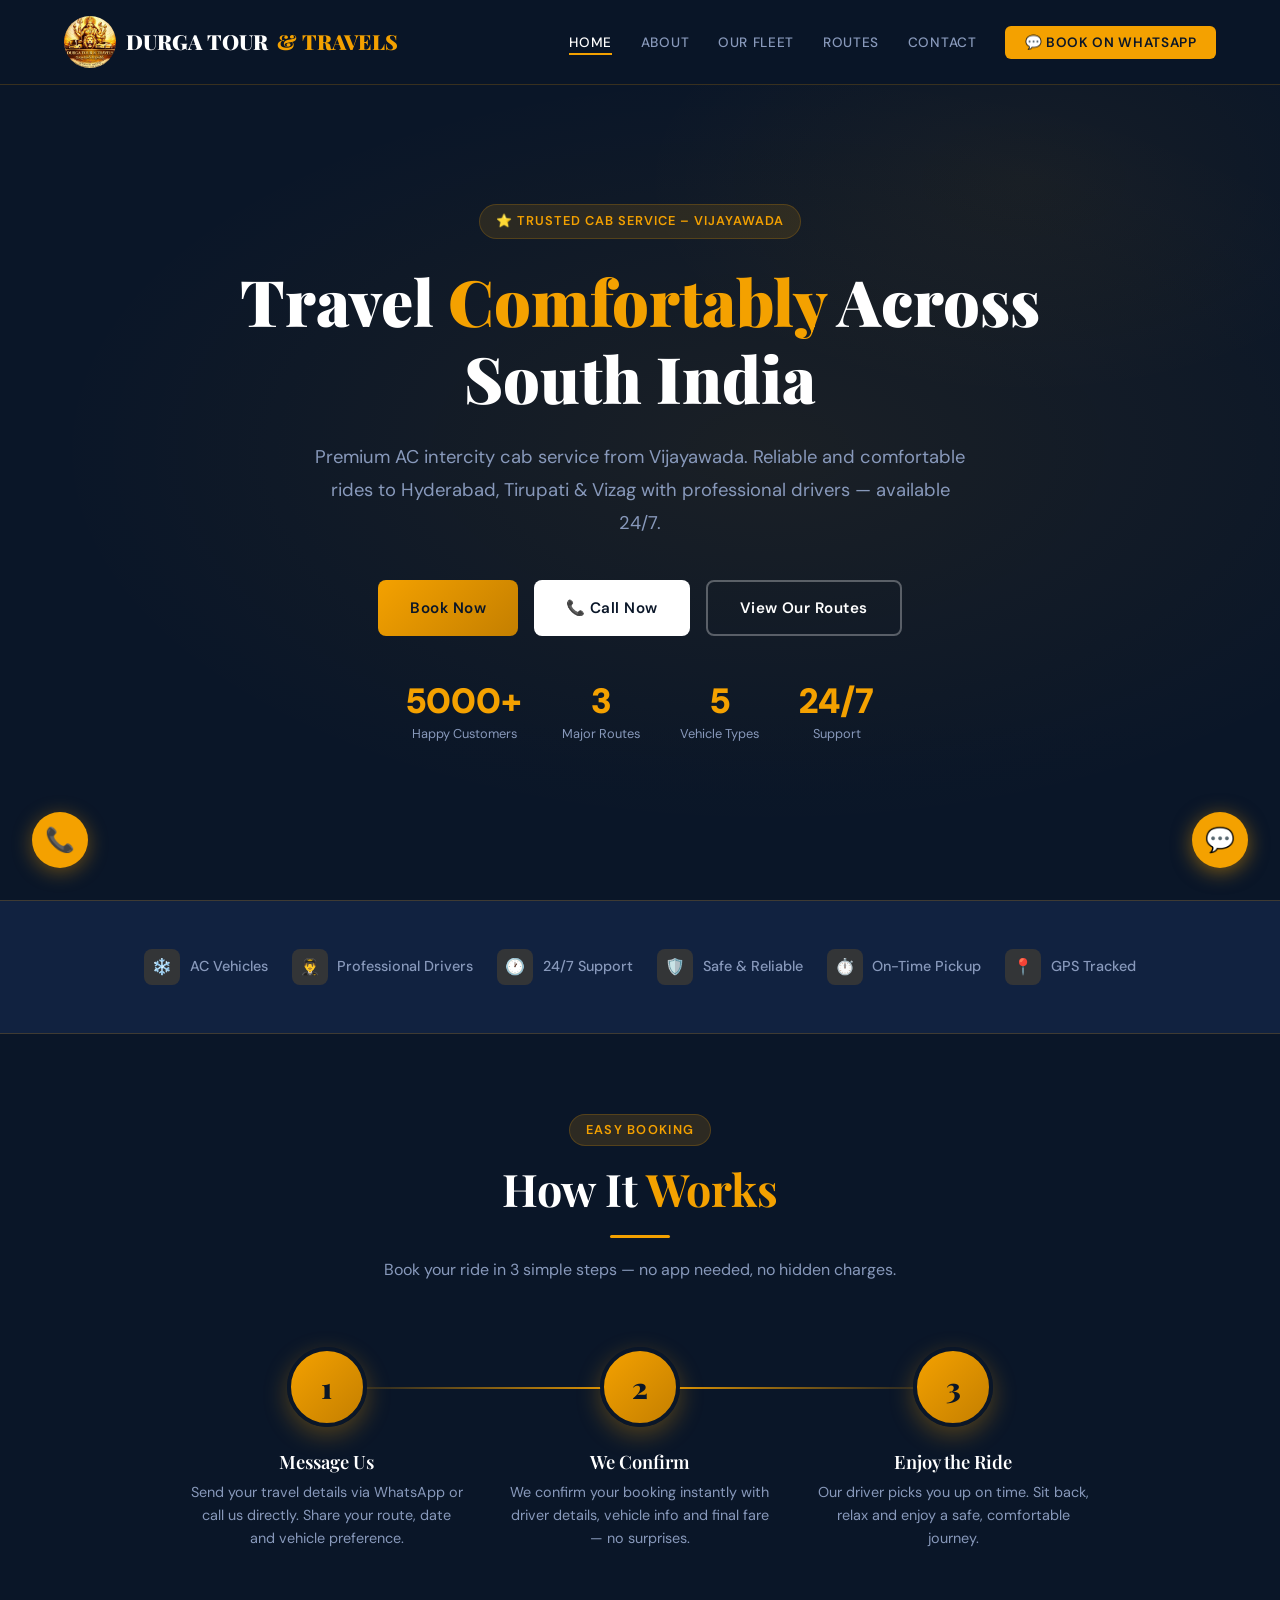
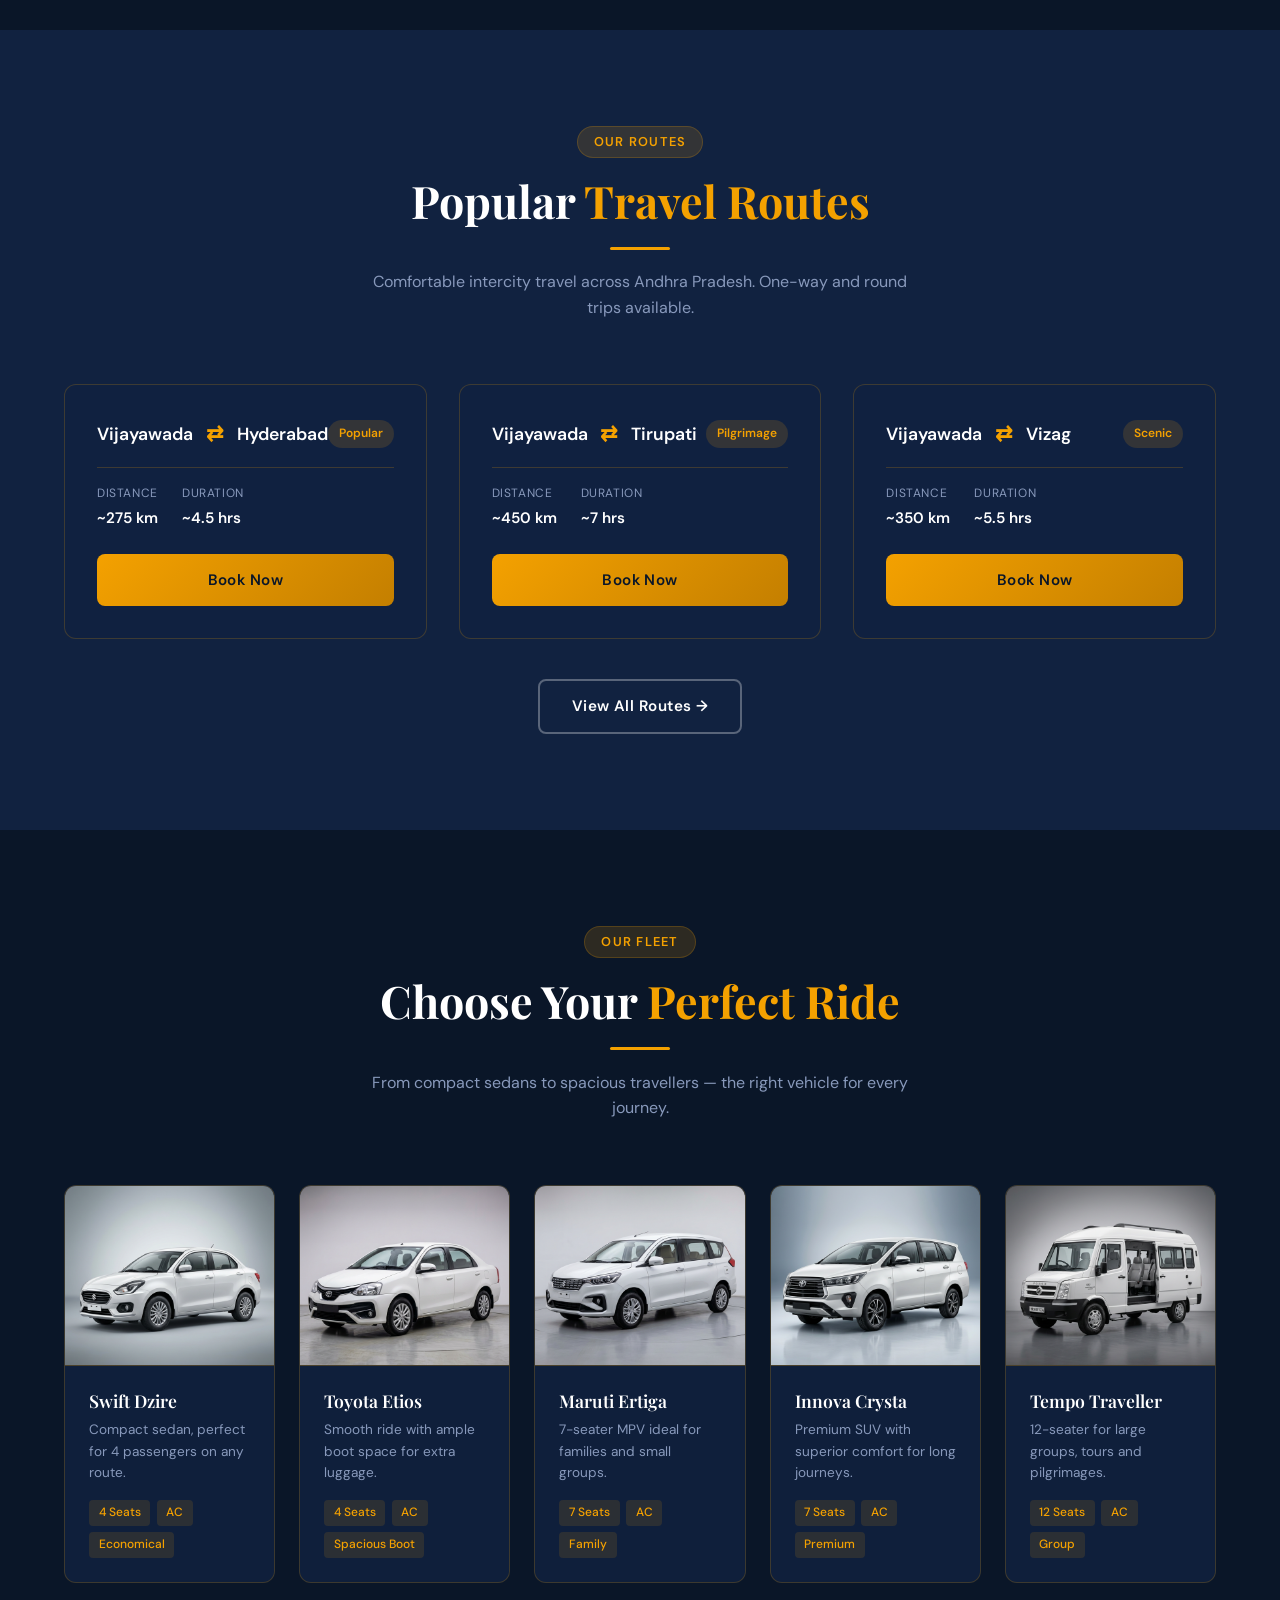
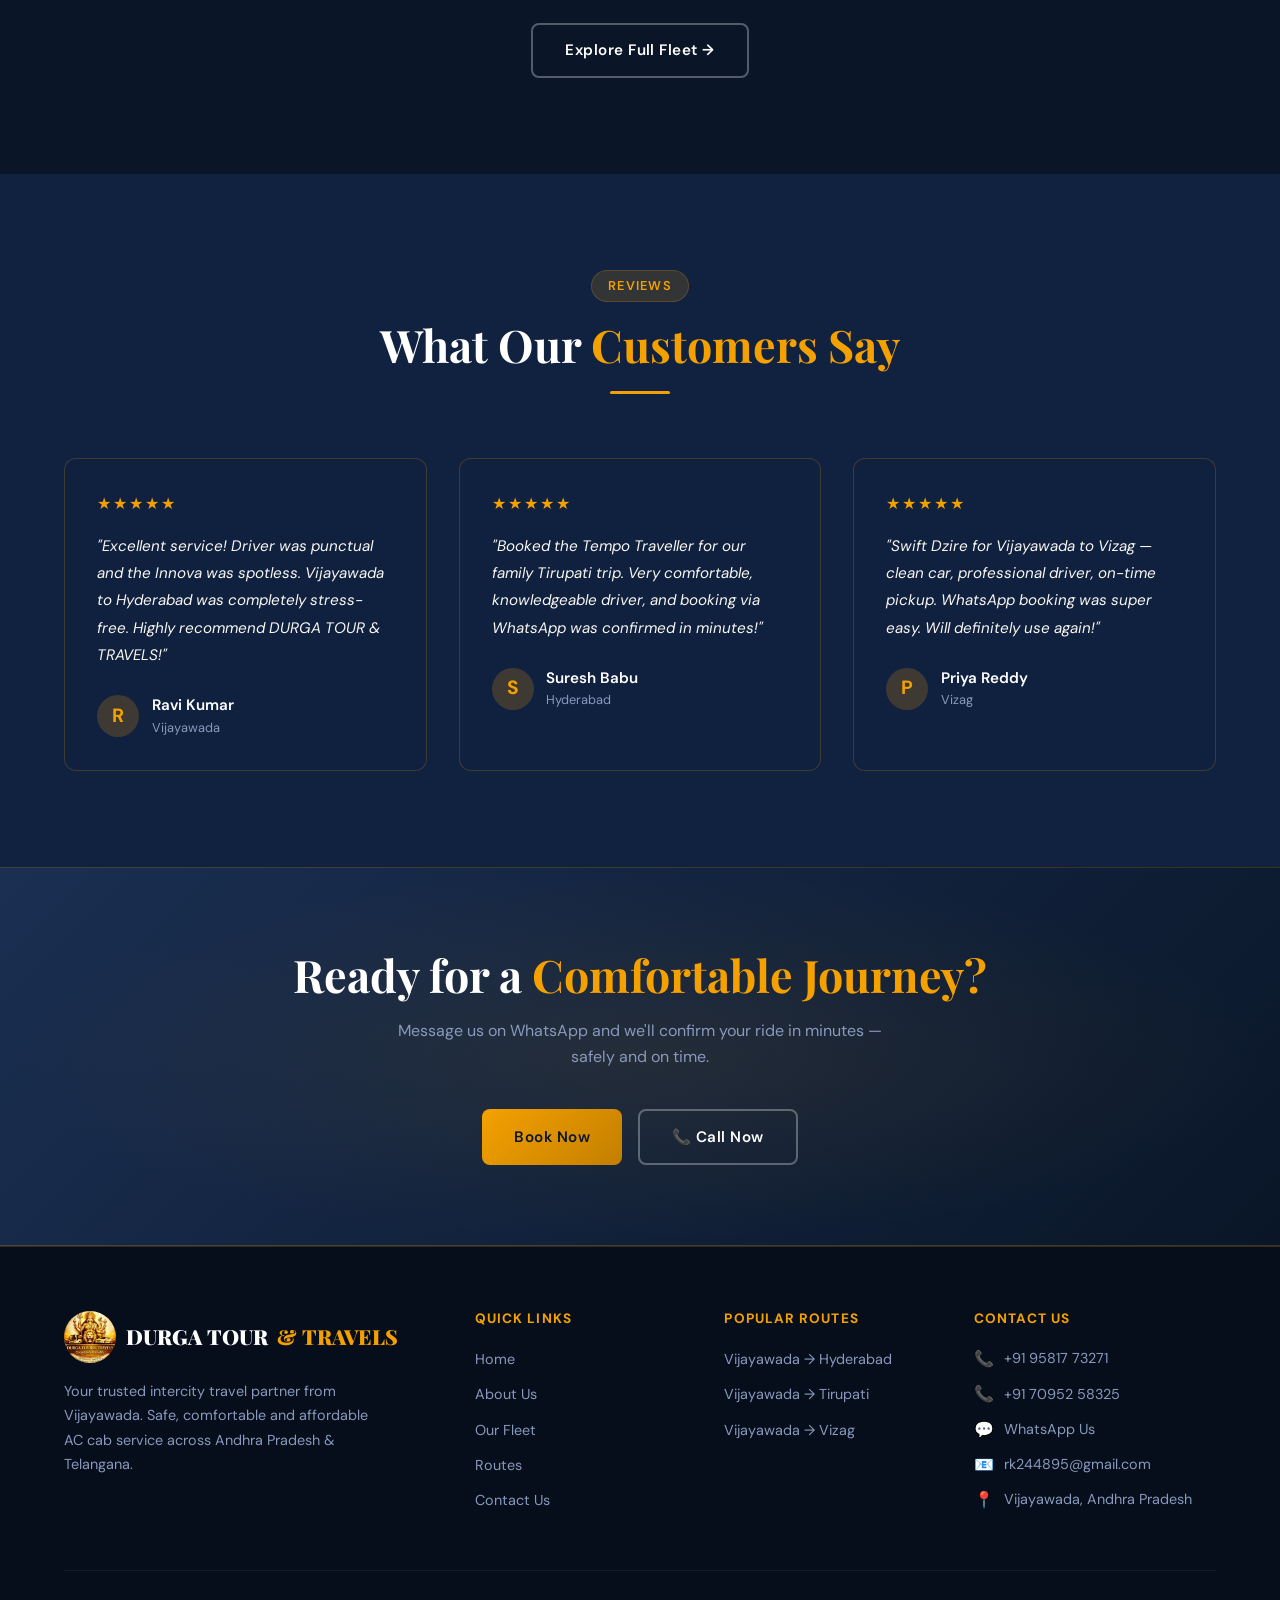
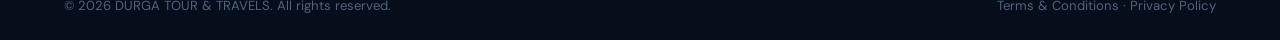
<file: index.html>
<!DOCTYPE html>
<html lang="en">

<head>
  <meta charset="UTF-8" />
  <meta name="viewport" content="width=device-width, initial-scale=1.0" />
  <title>DURGA TOUR & TRAVELS – Premium Intercity Cab Service | Vijayawada</title>
  <meta name="description"
    content="DURGA TOUR & TRAVELS – Premium AC cab service from Vijayawada to Hyderabad, Tirupati, Vizag. Swift Dzire, Etios, Ertiga, Innova Crysta, Tempo Traveller.">
  <link rel="icon" type="image/png" href="images/Logo.png">
  
  <!-- Open Graph / Facebook / WhatsApp -->
  <meta property="og:type" content="website">
  <meta property="og:url" content="https://sri-durga-travels.vercel.app/">
  <meta property="og:title" content="DURGA TOUR & TRAVELS – Premium Cab Service | Vijayawada">
  <meta property="og:description" content="Premium AC cab service from Vijayawada to Hyderabad, Tirupati & Vizag. Safe, reliable, and comfortable rides available 24/7.">
  <meta property="og:image" content="https://sri-durga-travels.vercel.app/images/innova-crysta.png">

  <link rel="stylesheet" href="css/styles.css" />
  <style>
    .hero {
      min-height: 100vh;
      display: flex;
      align-items: center;
      padding: 8rem 5% 5rem;
      position: relative;
      overflow: hidden;
      background: var(--navy);
    }

    .hero::before {
      content: '';
      position: absolute;
      inset: 0;
      background: radial-gradient(ellipse 80% 60% at 60% 50%, rgba(244, 161, 0, 0.07) 0%, transparent 70%),
        radial-gradient(ellipse 50% 40% at 80% 20%, rgba(244, 161, 0, 0.05) 0%, transparent 60%);
    }

    .hero-road {
      position: absolute;
      bottom: 0;
      left: 0;
      right: 0;
      height: 180px;
      background: linear-gradient(to top, rgba(10, 22, 40, 0.9), transparent);
      z-index: 1;
    }

    .hero-content {
      max-width: 800px;
      margin: 0 auto;
      text-align: center;
      position: relative;
      z-index: 2;
    }

    .hero-badge {
      display: inline-flex;
      align-items: center;
      gap: 0.5rem;
      background: rgba(244, 161, 0, 0.12);
      border: 1px solid var(--border);
      padding: 0.4rem 1rem;
      border-radius: 50px;
      font-size: 0.8rem;
      font-weight: 600;
      color: var(--gold);
      letter-spacing: 0.08em;
      text-transform: uppercase;
      margin-bottom: 1.5rem;
      animation: fadeUp 0.6s ease both;
    }

    .hero-title {
      margin-bottom: 1.5rem;
      animation: fadeUp 0.6s 0.1s ease both;
      opacity: 0;
    }

    .hero-title em {
      font-style: normal;
      color: var(--gold);
    }

    .hero-desc {
      font-size: 1.15rem;
      line-height: 1.8;
      margin-bottom: 2.5rem;
      animation: fadeUp 0.6s 0.2s ease both;
      opacity: 0;
      max-width: 650px;
      margin-left: auto;
      margin-right: auto;
    }

    .hero-actions {
      display: flex;
      gap: 1rem;
      flex-wrap: wrap;
      justify-content: center;
      animation: fadeUp 0.6s 0.3s ease both;
      opacity: 0;
    }

    .hero-stats {
      display: flex;
      gap: 2.5rem;
      margin-top: 3rem;
      justify-content: center;
      animation: fadeUp 0.6s 0.4s ease both;
      opacity: 0;
    }

    .stat-num {
      font-family: 'DM Sans', sans-serif;
      font-size: 2.2rem;
      font-weight: 900;
      color: var(--gold);
      line-height: 1;
    }

    .stat-label {
      font-size: 0.8rem;
      color: var(--text-muted);
      margin-top: 0.3rem;
    }

    .route-card {
      padding: 2rem;
      display: flex;
      flex-direction: column;
      gap: 1rem;
    }

    .route-header {
      display: flex;
      align-items: center;
      justify-content: space-between;
    }

    .route-cities {
      display: flex;
      align-items: center;
      gap: 0.8rem;
      font-size: 1.1rem;
      font-weight: 600;
    }

    .route-arrow {
      color: var(--gold);
      font-size: 1.3rem;
    }

    .route-badge {
      background: rgba(244, 161, 0, 0.15);
      color: var(--gold);
      padding: 0.25rem 0.7rem;
      border-radius: 20px;
      font-size: 0.75rem;
      font-weight: 600;
    }

    .route-meta {
      display: flex;
      gap: 1.5rem;
    }

    .route-meta-item {
      display: flex;
      flex-direction: column;
      gap: 0.2rem;
    }

    .route-meta-label {
      font-size: 0.75rem;
      color: var(--text-muted);
      text-transform: uppercase;
      letter-spacing: 0.05em;
    }

    .route-meta-value {
      font-size: 0.95rem;
      font-weight: 600;
      color: var(--white);
    }

    .route-divider {
      height: 1px;
      background: var(--border);
    }

    .vehicle-icon {
      height: 180px;
      display: flex;
      align-items: center;
      justify-content: center;
      background: linear-gradient(135deg, rgba(244, 161, 0, 0.08), rgba(244, 161, 0, 0.02));
      border-bottom: 1px solid var(--border);
      overflow: hidden;
      padding: 0;
    }

    .vehicle-icon img {
      width: 100%;
      height: 100%;
      object-fit: cover;
      transition: var(--transition);
    }

    .card:hover .vehicle-icon img {
      transform: scale(1.05);
    }

    .vehicle-info {
      padding: 1.5rem;
    }

    .vehicle-info h3 {
      margin-bottom: 0.5rem;
      font-size: 1.1rem;
    }

    .vehicle-info p {
      font-size: 0.85rem;
      margin-bottom: 1rem;
    }

    .vehicle-tags {
      display: flex;
      flex-wrap: wrap;
      gap: 0.4rem;
    }

    .tag {
      background: rgba(244, 161, 0, 0.12);
      color: var(--gold);
      padding: 0.2rem 0.6rem;
      border-radius: 4px;
      font-size: 0.75rem;
      font-weight: 500;
    }

    .stars {
      color: var(--gold);
      font-size: 1rem;
      margin-bottom: 1rem;
      letter-spacing: 2px;
    }

    .testimonial-text {
      font-size: 0.95rem;
      color: var(--off-white);
      line-height: 1.8;
      margin-bottom: 1.5rem;
      font-style: italic;
    }

    .testimonial-author {
      display: flex;
      align-items: center;
      gap: 0.8rem;
    }

    .author-avatar {
      width: 42px;
      height: 42px;
      border-radius: 50%;
      background: rgba(244, 161, 0, 0.2);
      display: flex;
      align-items: center;
      justify-content: center;
      font-size: 1.2rem;
      font-weight: 700;
      color: var(--gold);
    }

    .author-name {
      font-weight: 600;
      font-size: 0.95rem;
    }

    .author-city {
      font-size: 0.8rem;
      color: var(--text-muted);
    }

    .cta-section {
      padding: 5rem 5%;
      text-align: center;
      background: linear-gradient(135deg, var(--navy-mid), var(--navy));
      border-top: 1px solid var(--border);
      border-bottom: 1px solid var(--border);
      position: relative;
      overflow: hidden;
    }

    .cta-section::before {
      content: '';
      position: absolute;
      inset: 0;
      background: radial-gradient(ellipse at 50% 50%, rgba(244, 161, 0, 0.08) 0%, transparent 70%);
    }

    .cta-section>* {
      position: relative;
      z-index: 1;
    }

    .cta-section h2 {
      margin-bottom: 1rem;
    }

    .cta-section p {
      max-width: 500px;
      margin: 0 auto 2.5rem;
    }

    .cta-actions {
      display: flex;
      gap: 1rem;
      justify-content: center;
      flex-wrap: wrap;
    }

    @media (max-width: 768px) {
      .hero {
        padding: 6rem 4% 3rem;
        min-height: auto;
      }

      .hero-desc {
        font-size: 0.95rem;
        margin-bottom: 1.8rem;
      }

      .hero-stats {
        gap: 1.2rem;
        flex-wrap: wrap;
        margin-top: 2rem;
      }

      .stat-num {
        font-size: 1.6rem;
      }

      .stat-label {
        font-size: 0.72rem;
      }

      .vehicle-icon {
        height: 200px;
      }

      .route-card {
        padding: 1.2rem;
      }

      .route-meta {
        gap: 1rem;
      }

      .cta-section {
        padding: 3.5rem 4%;
      }
    }

    @media (max-width: 480px) {
      .hero {
        padding: 5.5rem 3.5% 2.5rem;
      }

      .hero-badge {
        font-size: 0.7rem;
        padding: 0.3rem 0.8rem;
        margin-bottom: 1rem;
      }

      .hero-desc {
        font-size: 0.88rem;
        line-height: 1.6;
        margin-bottom: 1.5rem;
      }

      .hero-actions .btn {
        width: 100%;
        justify-content: center;
      }

      .hero-stats {
        gap: 1rem;
      }

      .stat-num {
        font-size: 1.4rem;
      }

      .vehicle-icon {
        height: 180px;
      }

      .route-cities {
        font-size: 0.95rem;
        gap: 0.5rem;
      }

      .cta-section {
        padding: 2.5rem 3.5%;
      }
    }
  </style>
</head>

<body>

  <nav class="navbar">
    <a href="index.html" class="logo">
      <div class="logo-icon"><img src="images/Logo.png" alt="DURGA TOUR & TRAVELS Logo"></div> DURGA TOUR <span>& TRAVELS</span>
    </a>
    <ul class="nav-links">
      <li><a href="index.html">Home</a></li>
      <li><a href="about.html">About</a></li>
      <li><a href="fleet.html">Our Fleet</a></li>
      <li><a href="routes.html">Routes</a></li>
      <!-- <li><a href="blog.html">Blog</a></li> -->
      <li><a href="contact.html">Contact</a></li>
      <li><a href="https://wa.me/919581773271" target="_blank" class="nav-cta">💬 Book on WhatsApp</a></li>
    </ul>
    <button class="hamburger"><span></span><span></span><span></span></button>
  </nav>
  <nav class="mobile-menu">
    <a href="index.html">Home</a>
    <a href="about.html">About</a>
    <a href="fleet.html">Our Fleet</a>
    <a href="routes.html">Routes</a>
    <!-- <a href="blog.html">Blog</a> -->
    <a href="contact.html">Contact</a>
    <a href="https://wa.me/919581773271" target="_blank">💬 Book on WhatsApp</a>
  </nav>

  <!-- HERO -->
  <section class="hero">
    <div class="hero-road"></div>
    <div class="hero-content">
      <div class="hero-badge">⭐ Trusted Cab Service – Vijayawada</div>
      <h1 class="hero-title">Travel <em>Comfortably</em> Across South India</h1>
      <p class="hero-desc">Premium AC intercity cab service from Vijayawada. Reliable and comfortable rides to
        Hyderabad, Tirupati & Vizag with professional drivers — available 24/7.</p>
      <div class="hero-actions">
        <a href="https://wa.me/919581773271" target="_blank" class="btn btn-whatsapp">Book Now</a>
        <a href="tel:+919581773271" class="btn btn-primary">📞 Call Now</a>
        <a href="routes.html" class="btn btn-outline">View Our Routes</a>
      </div>
      <div class="hero-stats">
        <div>
          <div class="stat-num">5000+</div>
          <div class="stat-label">Happy Customers</div>
        </div>
        <div>
          <div class="stat-num">3</div>
          <div class="stat-label">Major Routes</div>
        </div>
        <div>
          <div class="stat-num">5</div>
          <div class="stat-label">Vehicle Types</div>
        </div>
        <div>
          <div class="stat-num">24/7</div>
          <div class="stat-label">Support</div>
        </div>
      </div>
    </div>
  </section>

  <!-- TRUST BADGES -->
  <div class="trust-badges">
    <div class="badge">
      <div class="badge-icon">❄️</div> AC Vehicles
    </div>
    <div class="badge">
      <div class="badge-icon">👨‍✈️</div> Professional Drivers
    </div>
    <div class="badge">
      <div class="badge-icon">🕐</div> 24/7 Support
    </div>
    <div class="badge">
      <div class="badge-icon">🛡️</div> Safe & Reliable
    </div>
    <div class="badge">
      <div class="badge-icon">⏱️</div> On-Time Pickup
    </div>
    <div class="badge">
      <div class="badge-icon">📍</div> GPS Tracked
    </div>
  </div>

  <!-- HOW IT WORKS -->
  <section class="how-it-works">
    <div class="section-header">
      <span class="section-tag">Easy Booking</span>
      <h2>How It <span class="gold-text">Works</span></h2>
      <div class="divider"></div>
      <p>Book your ride in 3 simple steps — no app needed, no hidden charges.</p>
    </div>
    <div class="steps-grid">
      <div class="step-card reveal">
        <div class="step-number">1</div>
        <h3>Message Us</h3>
        <p>Send your travel details via WhatsApp or call us directly. Share your route, date and vehicle preference.</p>
      </div>
      <div class="step-card reveal delay-1">
        <div class="step-number">2</div>
        <h3>We Confirm</h3>
        <p>We confirm your booking instantly with driver details, vehicle info and final fare — no surprises.</p>
      </div>
      <div class="step-card reveal delay-2">
        <div class="step-number">3</div>
        <h3>Enjoy the Ride</h3>
        <p>Our driver picks you up on time. Sit back, relax and enjoy a safe, comfortable journey.</p>
      </div>
    </div>
  </section>

  <!-- ROUTES -->
  <section style="background:var(--navy-light);">
    <div class="section-header">
      <span class="section-tag">Our Routes</span>
      <h2>Popular <span class="gold-text">Travel Routes</span></h2>
      <div class="divider"></div>
      <p>Comfortable intercity travel across Andhra Pradesh. One-way and round trips available.</p>
    </div>
    <div class="grid-3">
      <div class="card route-card reveal">
        <div class="route-header">
          <div class="route-cities">Vijayawada <span class="route-arrow">⇄</span> Hyderabad</div><span
            class="route-badge">Popular</span>
        </div>
        <div class="route-divider"></div>
        <div class="route-meta">
          <div class="route-meta-item"><span class="route-meta-label">Distance</span><span class="route-meta-value">~275
              km</span></div>
          <div class="route-meta-item"><span class="route-meta-label">Duration</span><span class="route-meta-value">~4.5
              hrs</span></div>
        </div>
        <a href="https://wa.me/919581773271?text=Hi! I need a cab from Vijayawada to Hyderabad." target="_blank"
          class="btn btn-whatsapp" style="width:100%;justify-content:center;margin-top:0.5rem;">Book Now</a>
      </div>
      <div class="card route-card reveal delay-1">
        <div class="route-header">
          <div class="route-cities">Vijayawada <span class="route-arrow">⇄</span> Tirupati</div><span
            class="route-badge">Pilgrimage</span>
        </div>
        <div class="route-divider"></div>
        <div class="route-meta">
          <div class="route-meta-item"><span class="route-meta-label">Distance</span><span class="route-meta-value">~450
              km</span></div>
          <div class="route-meta-item"><span class="route-meta-label">Duration</span><span class="route-meta-value">~7
              hrs</span></div>
        </div>
        <a href="https://wa.me/919581773271?text=Hi! I need a cab from Vijayawada to Tirupati." target="_blank"
          class="btn btn-whatsapp" style="width:100%;justify-content:center;margin-top:0.5rem;">Book Now</a>
      </div>
      <div class="card route-card reveal delay-2">
        <div class="route-header">
          <div class="route-cities">Vijayawada <span class="route-arrow">⇄</span> Vizag</div><span
            class="route-badge">Scenic</span>
        </div>
        <div class="route-divider"></div>
        <div class="route-meta">
          <div class="route-meta-item"><span class="route-meta-label">Distance</span><span class="route-meta-value">~350
              km</span></div>
          <div class="route-meta-item"><span class="route-meta-label">Duration</span><span class="route-meta-value">~5.5
              hrs</span></div>
        </div>
        <a href="https://wa.me/919581773271?text=Hi! I need a cab from Vijayawada to Vizag." target="_blank"
          class="btn btn-whatsapp" style="width:100%;justify-content:center;margin-top:0.5rem;">Book Now</a>
      </div>
    </div>
    <div style="text-align:center;margin-top:2.5rem;"><a href="routes.html" class="btn btn-outline">View All Routes
        →</a></div>
  </section>

  <!-- FLEET -->
  <section>
    <div class="section-header">
      <span class="section-tag">Our Fleet</span>
      <h2>Choose Your <span class="gold-text">Perfect Ride</span></h2>
      <div class="divider"></div>
      <p>From compact sedans to spacious travellers — the right vehicle for every journey.</p>
    </div>
    <div style="display:grid;grid-template-columns:repeat(auto-fit,minmax(200px,1fr));gap:1.5rem;">
      <div class="card reveal">
        <div class="vehicle-icon"><img src="images/swift-dzire.png" alt="Swift Dzire Sedan" loading="lazy"></div>
        <div class="vehicle-info">
          <h3>Swift Dzire</h3>
          <p>Compact sedan, perfect for 4 passengers on any route.</p>
          <div class="vehicle-tags"><span class="tag">4 Seats</span><span class="tag">AC</span><span
              class="tag">Economical</span></div>
        </div>
      </div>
      <div class="card reveal delay-1">
        <div class="vehicle-icon"><img src="images/toyota-etios.png" alt="Toyota Etios Sedan" loading="lazy"></div>
        <div class="vehicle-info">
          <h3>Toyota Etios</h3>
          <p>Smooth ride with ample boot space for extra luggage.</p>
          <div class="vehicle-tags"><span class="tag">4 Seats</span><span class="tag">AC</span><span
              class="tag">Spacious Boot</span></div>
        </div>
      </div>
      <div class="card reveal delay-2">
        <div class="vehicle-icon"><img src="images/ertiga.png" alt="Maruti Ertiga MPV" loading="lazy"></div>
        <div class="vehicle-info">
          <h3>Maruti Ertiga</h3>
          <p>7-seater MPV ideal for families and small groups.</p>
          <div class="vehicle-tags"><span class="tag">7 Seats</span><span class="tag">AC</span><span
              class="tag">Family</span></div>
        </div>
      </div>
      <div class="card reveal delay-3">
        <div class="vehicle-icon"><img src="images/innova-crysta.png" alt="Toyota Innova Crysta SUV" loading="lazy">
        </div>
        <div class="vehicle-info">
          <h3>Innova Crysta</h3>
          <p>Premium SUV with superior comfort for long journeys.</p>
          <div class="vehicle-tags"><span class="tag">7 Seats</span><span class="tag">AC</span><span
              class="tag">Premium</span></div>
        </div>
      </div>
      <div class="card reveal delay-4">
        <div class="vehicle-icon"><img src="images/tempo-traveller.png" alt="Tempo Traveller Van" loading="lazy"></div>
        <div class="vehicle-info">
          <h3>Tempo Traveller</h3>
          <p>12-seater for large groups, tours and pilgrimages.</p>
          <div class="vehicle-tags"><span class="tag">12 Seats</span><span class="tag">AC</span><span
              class="tag">Group</span></div>
        </div>
      </div>
    </div>
    <div style="text-align:center;margin-top:2.5rem;"><a href="fleet.html" class="btn btn-outline">Explore Full Fleet
        →</a></div>
  </section>

  <!-- TESTIMONIALS -->
  <section style="background:var(--navy-light);">
    <div class="section-header">
      <span class="section-tag">Reviews</span>
      <h2>What Our <span class="gold-text">Customers Say</span></h2>
      <div class="divider"></div>
    </div>
    <div class="grid-3">
      <div class="card reveal" style="padding:2rem;">
        <div class="stars">★★★★★</div>
        <p class="testimonial-text">"Excellent service! Driver was punctual and the Innova was spotless. Vijayawada to
          Hyderabad was completely stress-free. Highly recommend DURGA TOUR & TRAVELS!"</p>
        <div class="testimonial-author">
          <div class="author-avatar">R</div>
          <div>
            <div class="author-name">Ravi Kumar</div>
            <div class="author-city">Vijayawada</div>
          </div>
        </div>
      </div>
      <div class="card reveal delay-1" style="padding:2rem;">
        <div class="stars">★★★★★</div>
        <p class="testimonial-text">"Booked the Tempo Traveller for our family Tirupati trip. Very comfortable,
          knowledgeable driver, and booking via WhatsApp was confirmed in minutes!"</p>
        <div class="testimonial-author">
          <div class="author-avatar">S</div>
          <div>
            <div class="author-name">Suresh Babu</div>
            <div class="author-city">Hyderabad</div>
          </div>
        </div>
      </div>
      <div class="card reveal delay-2" style="padding:2rem;">
        <div class="stars">★★★★★</div>
        <p class="testimonial-text">"Swift Dzire for Vijayawada to Vizag — clean car, professional driver, on-time
          pickup. WhatsApp booking was super easy. Will definitely use again!"</p>
        <div class="testimonial-author">
          <div class="author-avatar">P</div>
          <div>
            <div class="author-name">Priya Reddy</div>
            <div class="author-city">Vizag</div>
          </div>
        </div>
      </div>
    </div>
  </section>

  <!-- CTA -->
  <section class="cta-section">
    <h2>Ready for a <span class="gold-text">Comfortable Journey?</span></h2>
    <p>Message us on WhatsApp and we'll confirm your ride in minutes — safely and on time.</p>
    <div class="cta-actions">
      <a href="https://wa.me/919581773271" target="_blank" class="btn btn-whatsapp">Book Now</a>
      <a href="tel:+919581773271" class="btn btn-outline">📞 Call Now</a>
    </div>
  </section>

  <!-- FOOTER -->
  <footer>
    <div class="footer-grid">
      <div class="footer-brand">
        <a href="index.html" class="logo">
          <div class="logo-icon"><img src="images/Logo.png" alt="Logo"></div> DURGA TOUR <span>& TRAVELS</span>
        </a>
        <p>Your trusted intercity travel partner from Vijayawada. Safe, comfortable and affordable AC cab service across
          Andhra Pradesh & Telangana.</p>
      </div>
      <div class="footer-col">
        <h4>Quick Links</h4>
        <ul>
          <li><a href="index.html">Home</a></li>
          <li><a href="about.html">About Us</a></li>
          <li><a href="fleet.html">Our Fleet</a></li>
          <li><a href="routes.html">Routes</a></li>
          <!-- <li><a href="blog.html">Travel Blog</a></li> -->
          <li><a href="contact.html">Contact Us</a></li>
        </ul>
      </div>
      <div class="footer-col">
        <h4>Popular Routes</h4>
        <ul>
          <li><a href="routes.html">Vijayawada → Hyderabad</a></li>
          <li><a href="routes.html">Vijayawada → Tirupati</a></li>
          <li><a href="routes.html">Vijayawada → Vizag</a></li>
        </ul>
      </div>
      <div class="footer-col">
        <h4>Contact Us</h4>
        <div class="footer-contact-item"><span>📞</span><a href="tel:+919581773271">+91 95817 73271</a></div>
        <div class="footer-contact-item"><span>📞</span><a href="tel:+917095258325">+91 70952 58325</a></div>
        <div class="footer-contact-item"><span>💬</span><a href="https://wa.me/919581773271" target="_blank">WhatsApp
            Us</a></div>
        <div class="footer-contact-item"><span>📧</span><a href="mailto:rk244895@gmail.com">rk244895@gmail.com</a></div>
        <div class="footer-contact-item"><span>📍</span>Vijayawada, Andhra Pradesh</div>
      </div>
    </div>
    <div class="footer-bottom">
      <p>© 2026 DURGA TOUR & TRAVELS. All rights reserved.</p>
      <p><a href="terms.html" style="color:inherit;">Terms & Conditions</a> · <a href="terms.html"
          style="color:inherit;">Privacy Policy</a></p>
    </div>
  </footer>

  <a href="https://wa.me/919581773271" target="_blank" class="whatsapp-float">💬</a>
  <a href="tel:+919581773271" class="call-float">📞</a>
  <button class="back-to-top" aria-label="Back to top">▲</button>

  <script src="js/main.js"></script>
</body>

</html>
</file>
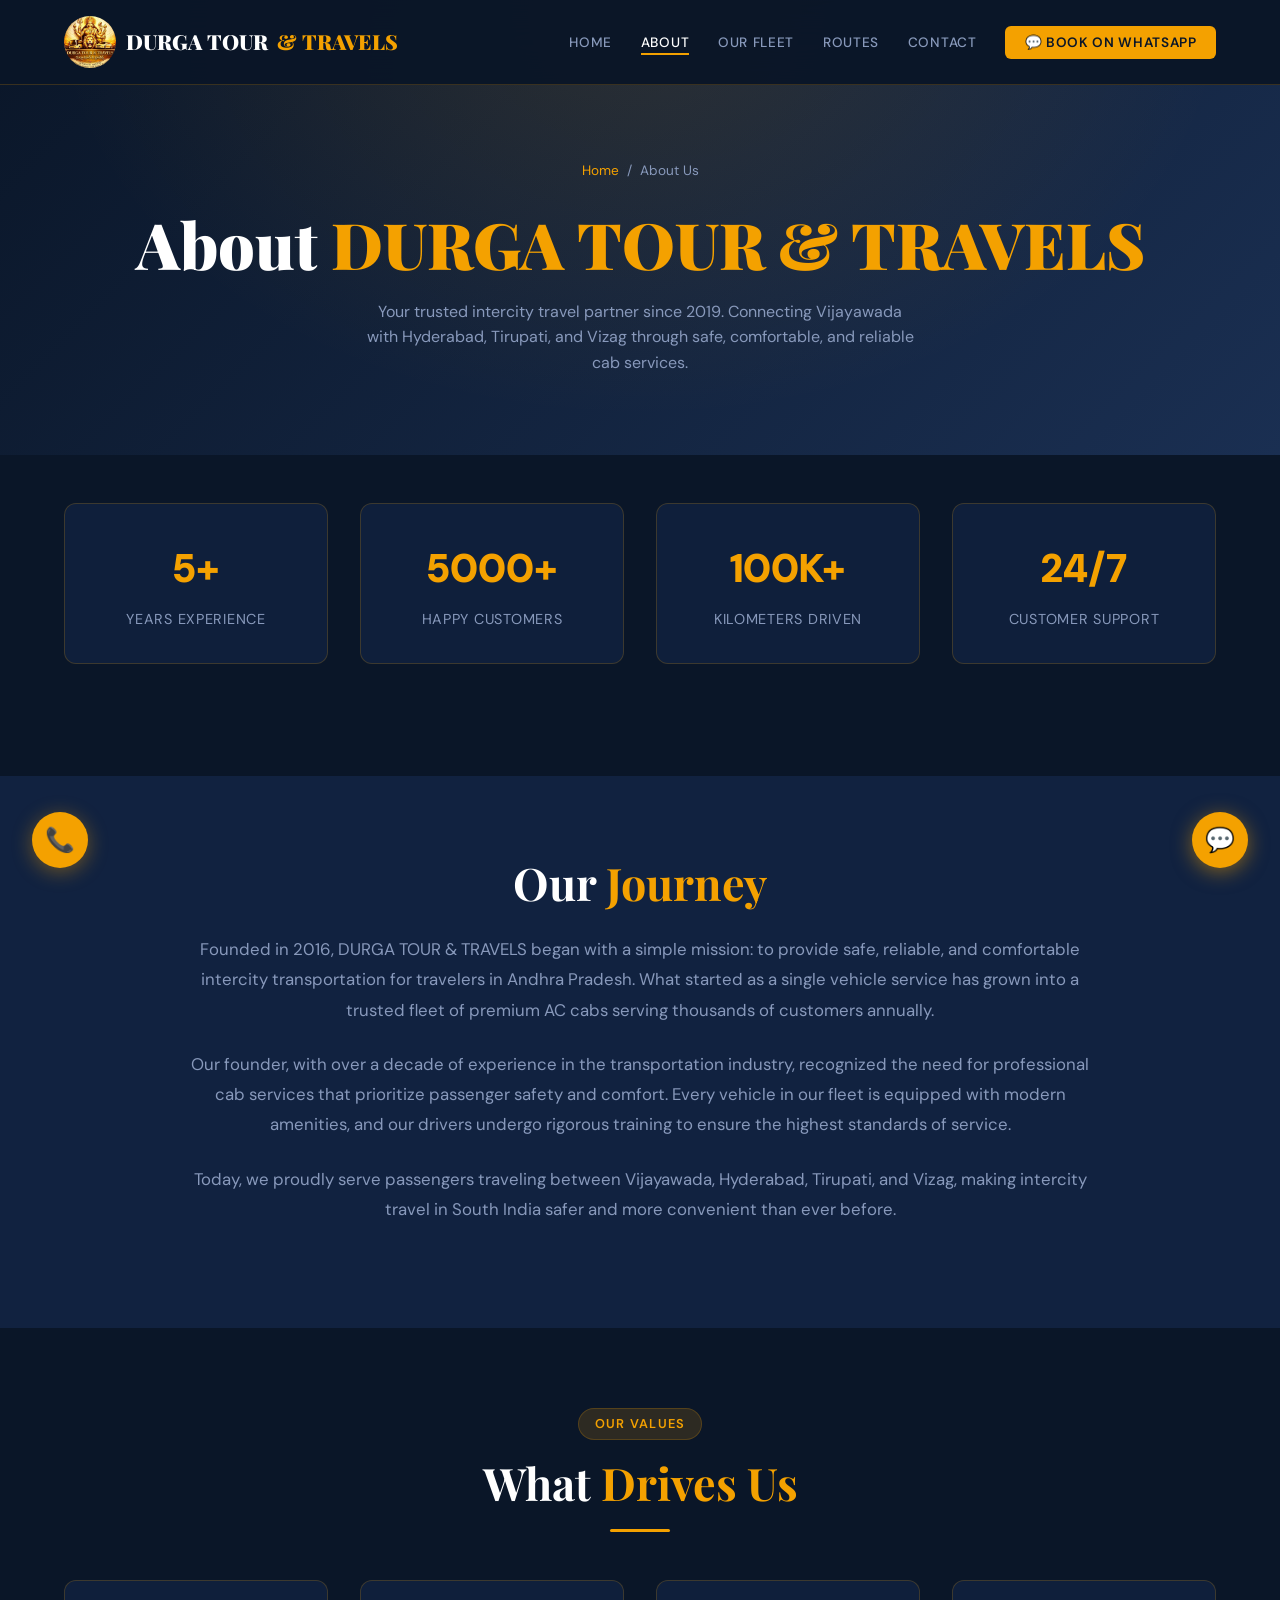
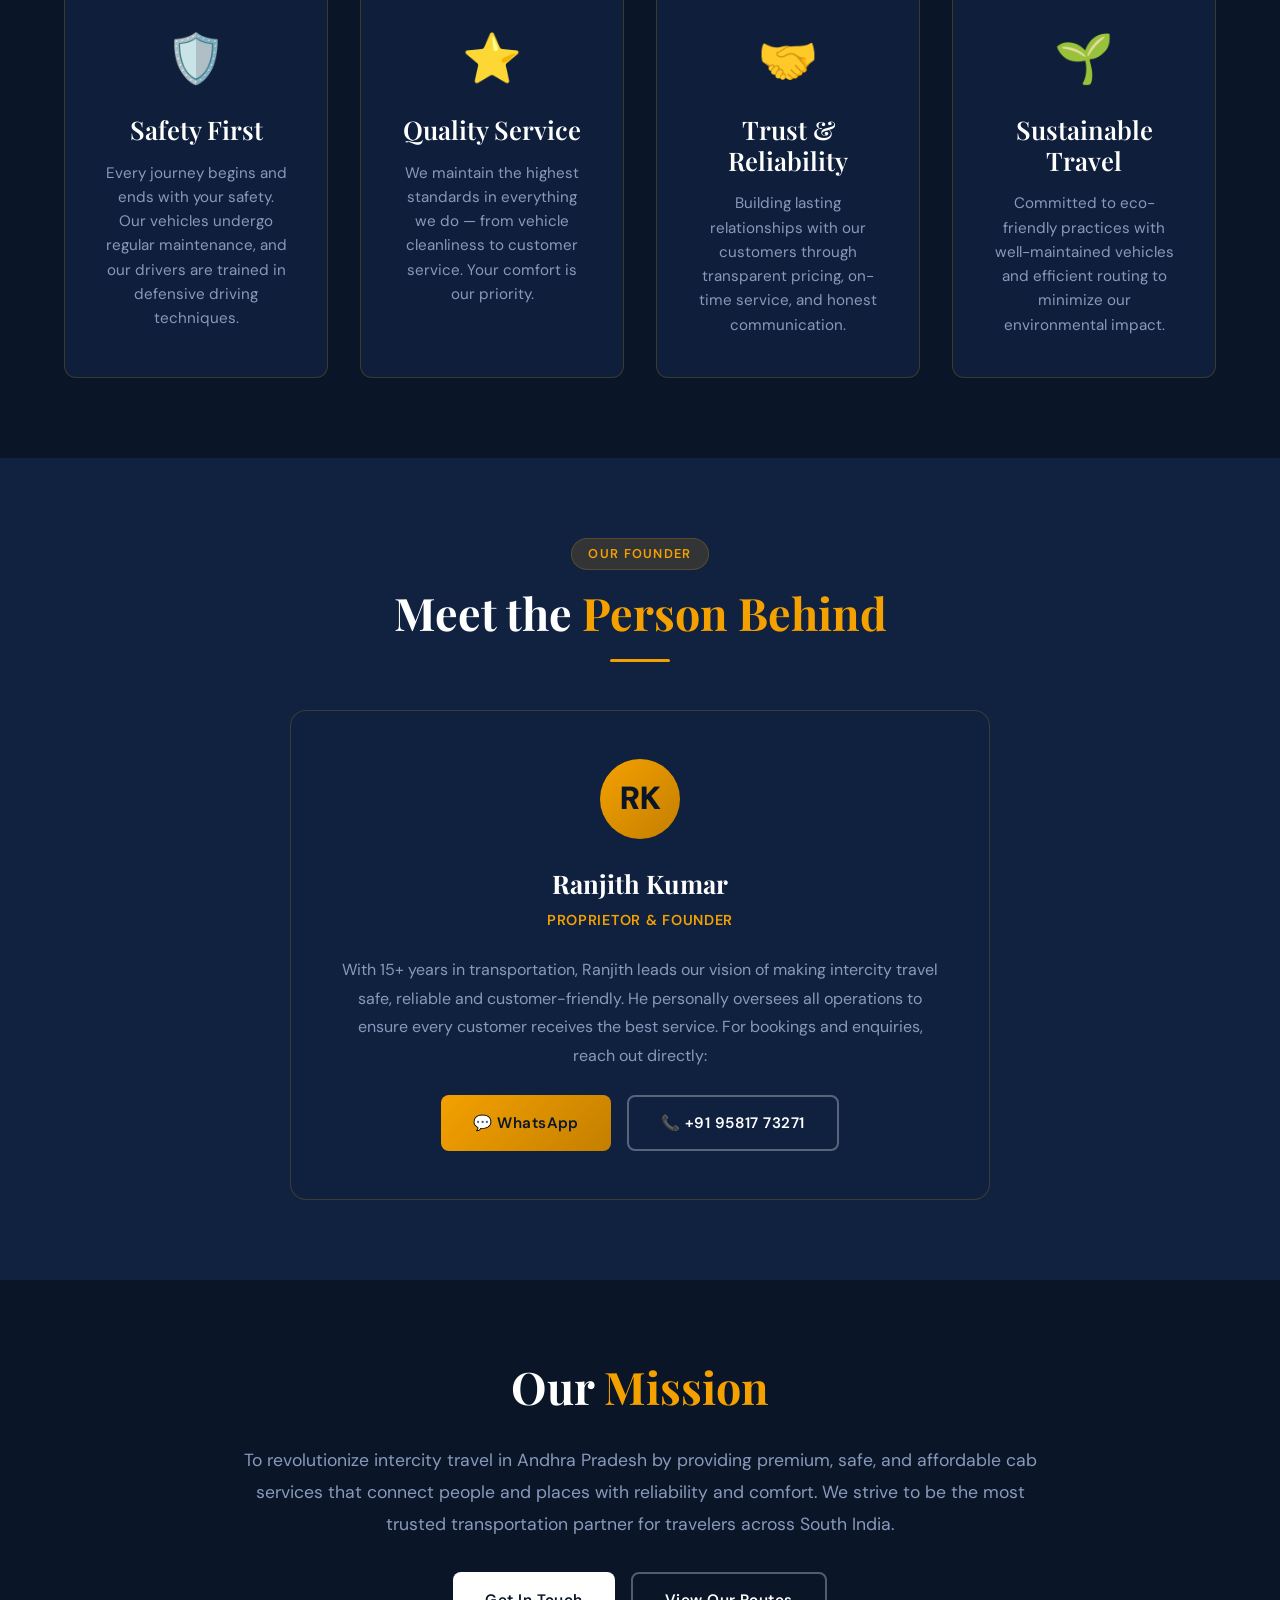
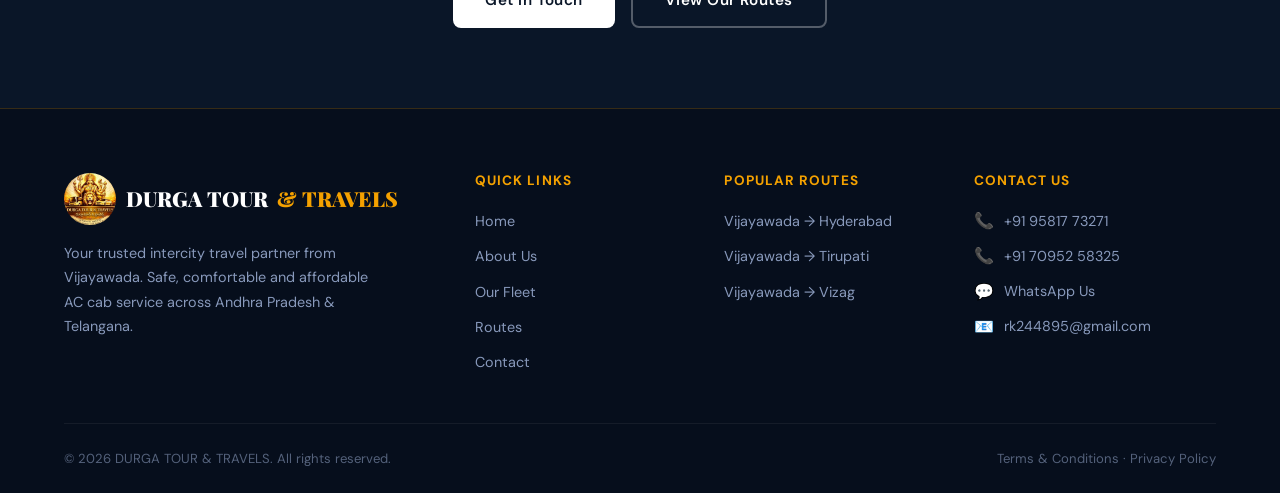
<file: about.html>
<!DOCTYPE html>
<html lang="en">

<head>
  <meta charset="UTF-8" />
  <meta name="viewport" content="width=device-width, initial-scale=1.0" />
  <title>About Us – DURGA TOUR & TRAVELS | Vijayawada Cab Service</title>
  <meta name="description"
    content="Learn about DURGA TOUR & TRAVELS – 5+ years of safe, reliable intercity cab service from Vijayawada to Hyderabad, Tirupati & Vizag.">
  <link rel="icon" type="image/png" href="images/Logo.png">
  
  <!-- Open Graph / Facebook / WhatsApp -->
  <meta property="og:type" content="website">
  <meta property="og:url" content="https://sri-durga-travels.vercel.app/about.html">
  <meta property="og:title" content="About Us – DURGA TOUR & TRAVELS | Safe & Reliable">
  <meta property="og:description" content="Providing safe and comfortable intercity travels from Vijayawada for over 5 years. Excellence in service and customer care.">
  <meta property="og:image" content="https://sri-durga-travels.vercel.app/images/innova-crysta.png">

  <link rel="stylesheet" href="css/styles.css" />
  <style>
    .stats-grid {
      display: grid;
      grid-template-columns: repeat(auto-fit, minmax(150px, 1fr));
      gap: 2rem;
      margin: 3rem 0;
    }

    .stat-card {
      text-align: center;
      padding: 2rem;
      background: var(--card-bg);
      border: 1px solid var(--border);
      border-radius: var(--radius);
    }

    .stat-number {
      font-family: 'DM Sans', sans-serif;
      font-size: 2.5rem;
      font-weight: 900;
      color: var(--gold);
      margin-bottom: 0.5rem;
    }

    .stat-label-card {
      font-size: 0.9rem;
      color: var(--text-muted);
      text-transform: uppercase;
      letter-spacing: 0.05em;
    }

    .story-section {
      padding: 5rem 5%;
      background: var(--navy-light);
    }

    .story-grid {
      display: grid;
      grid-template-columns: 1fr 1fr;
      gap: 4rem;
      align-items: center;
      max-width: 1200px;
      margin: 0 auto;
    }

    .story-content h2 {
      margin-bottom: 1.5rem;
    }

    .story-content p {
      margin-bottom: 1.5rem;
      font-size: 1.05rem;
      line-height: 1.8;
    }

    .values-section {
      padding: 5rem 5%;
    }

    .values-grid {
      display: grid;
      grid-template-columns: repeat(auto-fit, minmax(250px, 1fr));
      gap: 2rem;
      max-width: 1200px;
      margin: 0 auto;
    }

    .value-card {
      padding: 2.5rem;
      background: var(--card-bg);
      border: 1px solid var(--border);
      border-radius: var(--radius);
      text-align: center;
      transition: var(--transition);
    }

    .value-card:hover {
      transform: translateY(-5px);
      border-color: rgba(244, 161, 0, 0.4);
    }

    .value-icon {
      font-size: 3rem;
      margin-bottom: 1rem;
    }

    .value-card h3 {
      margin-bottom: 1rem;
    }

    .value-card p {
      font-size: 0.95rem;
    }

    .founder-section {
      padding: 5rem 5%;
      background: var(--navy-light);
    }

    .founder-card {
      max-width: 700px;
      margin: 0 auto;
      background: var(--card-bg);
      border: 1px solid var(--border);
      border-radius: 16px;
      padding: 3rem;
      text-align: center;
    }

    .founder-avatar {
      width: 80px;
      height: 80px;
      border-radius: 50%;
      background: linear-gradient(135deg, var(--gold), var(--gold-dark));
      display: flex;
      align-items: center;
      justify-content: center;
      font-size: 2rem;
      font-weight: 900;
      color: var(--navy);
      margin: 0 auto 1.5rem;
    }

    .founder-name {
      font-family: 'Playfair Display', serif;
      font-size: 1.6rem;
      font-weight: 700;
      margin-bottom: 0.3rem;
    }

    .founder-role {
      color: var(--gold);
      font-size: 0.9rem;
      font-weight: 600;
      text-transform: uppercase;
      letter-spacing: 0.05em;
      margin-bottom: 1.5rem;
    }

    .founder-card>p {
      font-size: 1rem;
      line-height: 1.8;
    }

    .founder-contact {
      display: flex;
      gap: 1rem;
      justify-content: center;
      margin-top: 1.5rem;
      flex-wrap: wrap;
    }

    .mission-section {
      padding: 5rem 5%;
      text-align: center;
    }

    .mission-content {
      max-width: 800px;
      margin: 0 auto;
    }

    .mission-content h2 {
      margin-bottom: 2rem;
    }

    .mission-content p {
      font-size: 1.1rem;
      line-height: 1.8;
      margin-bottom: 2rem;
    }

    .fleet-preview {
      display: grid;
      grid-template-columns: repeat(auto-fit, minmax(140px, 1fr));
      gap: 1rem;
      max-width: 800px;
      margin: 0 auto;
    }

    .fleet-preview-item {
      background: var(--card-bg);
      border: 1px solid var(--border);
      border-radius: 10px;
      padding: 1.2rem;
      text-align: center;
      overflow: hidden;
    }

    .fleet-preview-item img {
      max-width: 100%;
      height: 60px;
      object-fit: contain;
      margin-bottom: 0.5rem;
    }

    .fleet-preview-item span {
      display: block;
      font-size: 0.85rem;
      font-weight: 600;
    }

    @media (max-width: 768px) {
      .story-grid {
        grid-template-columns: 1fr;
        gap: 2rem;
      }

      .stats-grid {
        grid-template-columns: repeat(2, 1fr);
        gap: 1rem;
      }

      .stat-card {
        padding: 1.2rem;
      }

      .stat-number {
        font-size: 2rem;
      }

      .story-section {
        padding: 3.5rem 4%;
      }

      .story-content p {
        font-size: 0.92rem;
      }

      .values-section {
        padding: 3.5rem 4%;
      }

      .value-card {
        padding: 1.5rem;
      }

      .value-icon {
        font-size: 2rem;
        margin-bottom: 0.6rem;
      }

      .founder-section {
        padding: 3.5rem 4%;
      }

      .founder-card {
        padding: 2rem;
      }

      .founder-name {
        font-size: 1.3rem;
      }

      .founder-contact {
        gap: 0.6rem;
      }

      .mission-section {
        padding: 3.5rem 4%;
      }

      .mission-content p {
        font-size: 0.95rem;
      }
    }

    @media (max-width: 480px) {
      .stats-grid {
        grid-template-columns: 1fr 1fr;
        gap: 0.6rem;
      }

      .stat-card {
        padding: 1rem;
      }

      .stat-number {
        font-size: 1.6rem;
      }

      .stat-label-card {
        font-size: 0.75rem;
      }

      .value-card {
        padding: 1.2rem;
      }

      .value-icon {
        font-size: 1.8rem;
      }

      .value-card p {
        font-size: 0.85rem;
      }

      .founder-card {
        padding: 1.5rem;
      }

      .founder-avatar {
        width: 60px;
        height: 60px;
        font-size: 1.5rem;
      }

      .founder-name {
        font-size: 1.15rem;
      }

      .founder-card>p {
        font-size: 0.88rem;
      }

      .founder-contact .btn {
        width: 100%;
        justify-content: center;
      }

      .mission-content p {
        font-size: 0.88rem;
        line-height: 1.6;
      }
    }
  </style>
</head>

<body>

  <nav class="navbar">
    <a href="index.html" class="logo">
      <div class="logo-icon"><img src="images/Logo.png" alt="Logo"></div> DURGA TOUR <span>& TRAVELS</span>
    </a>
    <ul class="nav-links">
      <li><a href="index.html">Home</a></li>
      <li><a href="about.html">About</a></li>
      <li><a href="fleet.html">Our Fleet</a></li>
      <li><a href="routes.html">Routes</a></li>
      <!-- <li><a href="blog.html">Blog</a></li> -->
      <li><a href="contact.html">Contact</a></li>
      <li><a href="https://wa.me/919581773271" target="_blank" class="nav-cta">💬 Book on WhatsApp</a></li>
    </ul>
    <button class="hamburger"><span></span><span></span><span></span></button>
  </nav>
  <nav class="mobile-menu">
    <a href="index.html">Home</a><a href="about.html">About</a>
    <a href="fleet.html">Our Fleet</a><a href="routes.html">Routes</a>
    <!-- <a href="blog.html">Blog</a> --><a href="contact.html">Contact</a>
    <a href="https://wa.me/919581773271" target="_blank">💬 Book on WhatsApp</a>
  </nav>

  <div class="page-hero">
    <div class="breadcrumb"><a href="index.html">Home</a> <span>/</span> About Us</div>
    <h1>About <span class="gold-text">DURGA TOUR & TRAVELS</span></h1>
    <p>Your trusted intercity travel partner since 2019. Connecting Vijayawada with Hyderabad, Tirupati, and Vizag
      through safe, comfortable, and reliable cab services.</p>
  </div>

  <!-- STATS -->
  <section style="padding:0 5% 4rem;">
    <div class="stats-grid">
      <div class="stat-card reveal">
        <div class="stat-number">5+</div>
        <div class="stat-label-card">Years Experience</div>
      </div>
      <div class="stat-card reveal delay-1">
        <div class="stat-number">5000+</div>
        <div class="stat-label-card">Happy Customers</div>
      </div>
      <div class="stat-card reveal delay-2">
        <div class="stat-number">100K+</div>
        <div class="stat-label-card">Kilometers Driven</div>
      </div>
      <div class="stat-card reveal delay-3">
        <div class="stat-number">24/7</div>
        <div class="stat-label-card">Customer Support</div>
      </div>
    </div>
  </section>

  <!-- OUR STORY -->
  <section class="story-section">
    <div class="story-content" style="max-width: 900px; margin: 0 auto; text-align: center;">
      <h2>Our <span class="gold-text">Journey</span></h2>
      <p>Founded in 2016, DURGA TOUR & TRAVELS began with a simple mission: to provide safe, reliable, and comfortable
        intercity transportation for travelers in Andhra Pradesh. What started as a single vehicle service has grown
        into a trusted fleet of premium AC cabs serving thousands of customers annually.</p>
      <p>Our founder, with over a decade of experience in the transportation industry, recognized the need for
        professional cab services that prioritize passenger safety and comfort. Every vehicle in our fleet is equipped
        with modern amenities, and our drivers undergo rigorous training to ensure the highest standards of service.
      </p>
      <p>Today, we proudly serve passengers traveling between Vijayawada, Hyderabad, Tirupati, and Vizag, making
        intercity travel in South India safer and more convenient than ever before.</p>
    </div>
  </section>

  <!-- VALUES -->
  <section class="values-section">
    <div class="section-header" style="text-align: center; margin-bottom: 3rem;">
      <span class="section-tag">Our Values</span>
      <h2>What <span class="gold-text">Drives Us</span></h2>
      <div class="divider"></div>
    </div>
    <div class="values-grid">
      <div class="value-card reveal">
        <div class="value-icon">🛡️</div>
        <h3>Safety First</h3>
        <p>Every journey begins and ends with your safety. Our vehicles undergo regular maintenance, and our drivers are
          trained in defensive driving techniques.</p>
      </div>
      <div class="value-card reveal delay-1">
        <div class="value-icon">⭐</div>
        <h3>Quality Service</h3>
        <p>We maintain the highest standards in everything we do — from vehicle cleanliness to customer service. Your
          comfort is our priority.</p>
      </div>
      <div class="value-card reveal delay-2">
        <div class="value-icon">🤝</div>
        <h3>Trust & Reliability</h3>
        <p>Building lasting relationships with our customers through transparent pricing, on-time service, and honest
          communication.</p>
      </div>
      <div class="value-card reveal delay-3">
        <div class="value-icon">🌱</div>
        <h3>Sustainable Travel</h3>
        <p>Committed to eco-friendly practices with well-maintained vehicles and efficient routing to minimize our
          environmental impact.</p>
      </div>
    </div>
  </section>

  <!-- FOUNDER -->
  <section class="founder-section">
    <div class="section-header" style="text-align: center; margin-bottom: 3rem;">
      <span class="section-tag">Our Founder</span>
      <h2>Meet the <span class="gold-text">Person Behind</span></h2>
      <div class="divider"></div>
    </div>
    <div class="founder-card reveal">
      <div class="founder-avatar">RK</div>
      <div class="founder-name">Ranjith Kumar</div>
      <div class="founder-role">Proprietor & Founder</div>
      <p>With 15+ years in transportation, Ranjith leads our vision of making intercity travel safe, reliable and
        customer-friendly. He personally oversees all operations to ensure every customer receives the best service. For
        bookings and enquiries, reach out directly:</p>
      <div class="founder-contact">
        <a href="https://wa.me/919581773271" target="_blank" class="btn btn-whatsapp">💬 WhatsApp</a>
        <a href="tel:+919581773271" class="btn btn-outline">📞 +91 95817 73271</a>
      </div>
    </div>
  </section>

  <!-- MISSION -->
  <section class="mission-section">
    <div class="mission-content">
      <h2>Our <span class="gold-text">Mission</span></h2>
      <p>To revolutionize intercity travel in Andhra Pradesh by providing premium, safe, and affordable cab services
        that connect people and places with reliability and comfort. We strive to be the most trusted transportation
        partner for travelers across South India.</p>
      <div style="display: flex; gap: 1rem; justify-content: center; flex-wrap: wrap; margin-top: 2rem;">
        <a href="contact.html" class="btn btn-primary">Get In Touch</a>
        <a href="routes.html" class="btn btn-outline">View Our Routes</a>
      </div>
    </div>
  </section>

  <footer>
    <div class="footer-grid">
      <div class="footer-brand">
        <a href="index.html" class="logo">
          <div class="logo-icon"><img src="images/Logo.png" alt="Logo"></div> DURGA TOUR <span>& TRAVELS</span>
        </a>
        <p>Your trusted intercity travel partner from Vijayawada. Safe, comfortable and affordable AC cab service across
          Andhra Pradesh & Telangana.</p>
      </div>
      <div class="footer-col">
        <h4>Quick Links</h4>
        <ul>
          <li><a href="index.html">Home</a></li>
          <li><a href="about.html">About Us</a></li>
          <li><a href="fleet.html">Our Fleet</a></li>
          <li><a href="routes.html">Routes</a></li>
          <!-- <li><a href="blog.html">Blog</a></li> -->
          <li><a href="contact.html">Contact</a></li>
        </ul>
      </div>
      <div class="footer-col">
        <h4>Popular Routes</h4>
        <ul>
          <li><a href="routes.html">Vijayawada → Hyderabad</a></li>
          <li><a href="routes.html">Vijayawada → Tirupati</a></li>
          <li><a href="routes.html">Vijayawada → Vizag</a></li>
        </ul>
      </div>
      <div class="footer-col">
        <h4>Contact Us</h4>
        <div class="footer-contact-item"><span>📞</span><a href="tel:+919581773271">+91 95817 73271</a></div>
        <div class="footer-contact-item"><span>📞</span><a href="tel:+917095258325">+91 70952 58325</a></div>
        <div class="footer-contact-item"><span>💬</span><a href="https://wa.me/919581773271" target="_blank">WhatsApp
            Us</a></div>
        <div class="footer-contact-item"><span>📧</span><a href="mailto:rk244895@gmail.com">rk244895@gmail.com</a></div>
      </div>
    </div>
    <div class="footer-bottom">
      <p>© 2026 DURGA TOUR & TRAVELS. All rights reserved.</p>
      <p><a href="terms.html" style="color:inherit;">Terms & Conditions</a> · <a href="terms.html"
          style="color:inherit;">Privacy Policy</a></p>
    </div>
  </footer>

  <a href="https://wa.me/919581773271" target="_blank" class="whatsapp-float">💬</a>
  <a href="tel:+919581773271" class="call-float">📞</a>
  <button class="back-to-top" aria-label="Back to top">▲</button>
  <script src="js/main.js"></script>
</body>

</html>
</file>
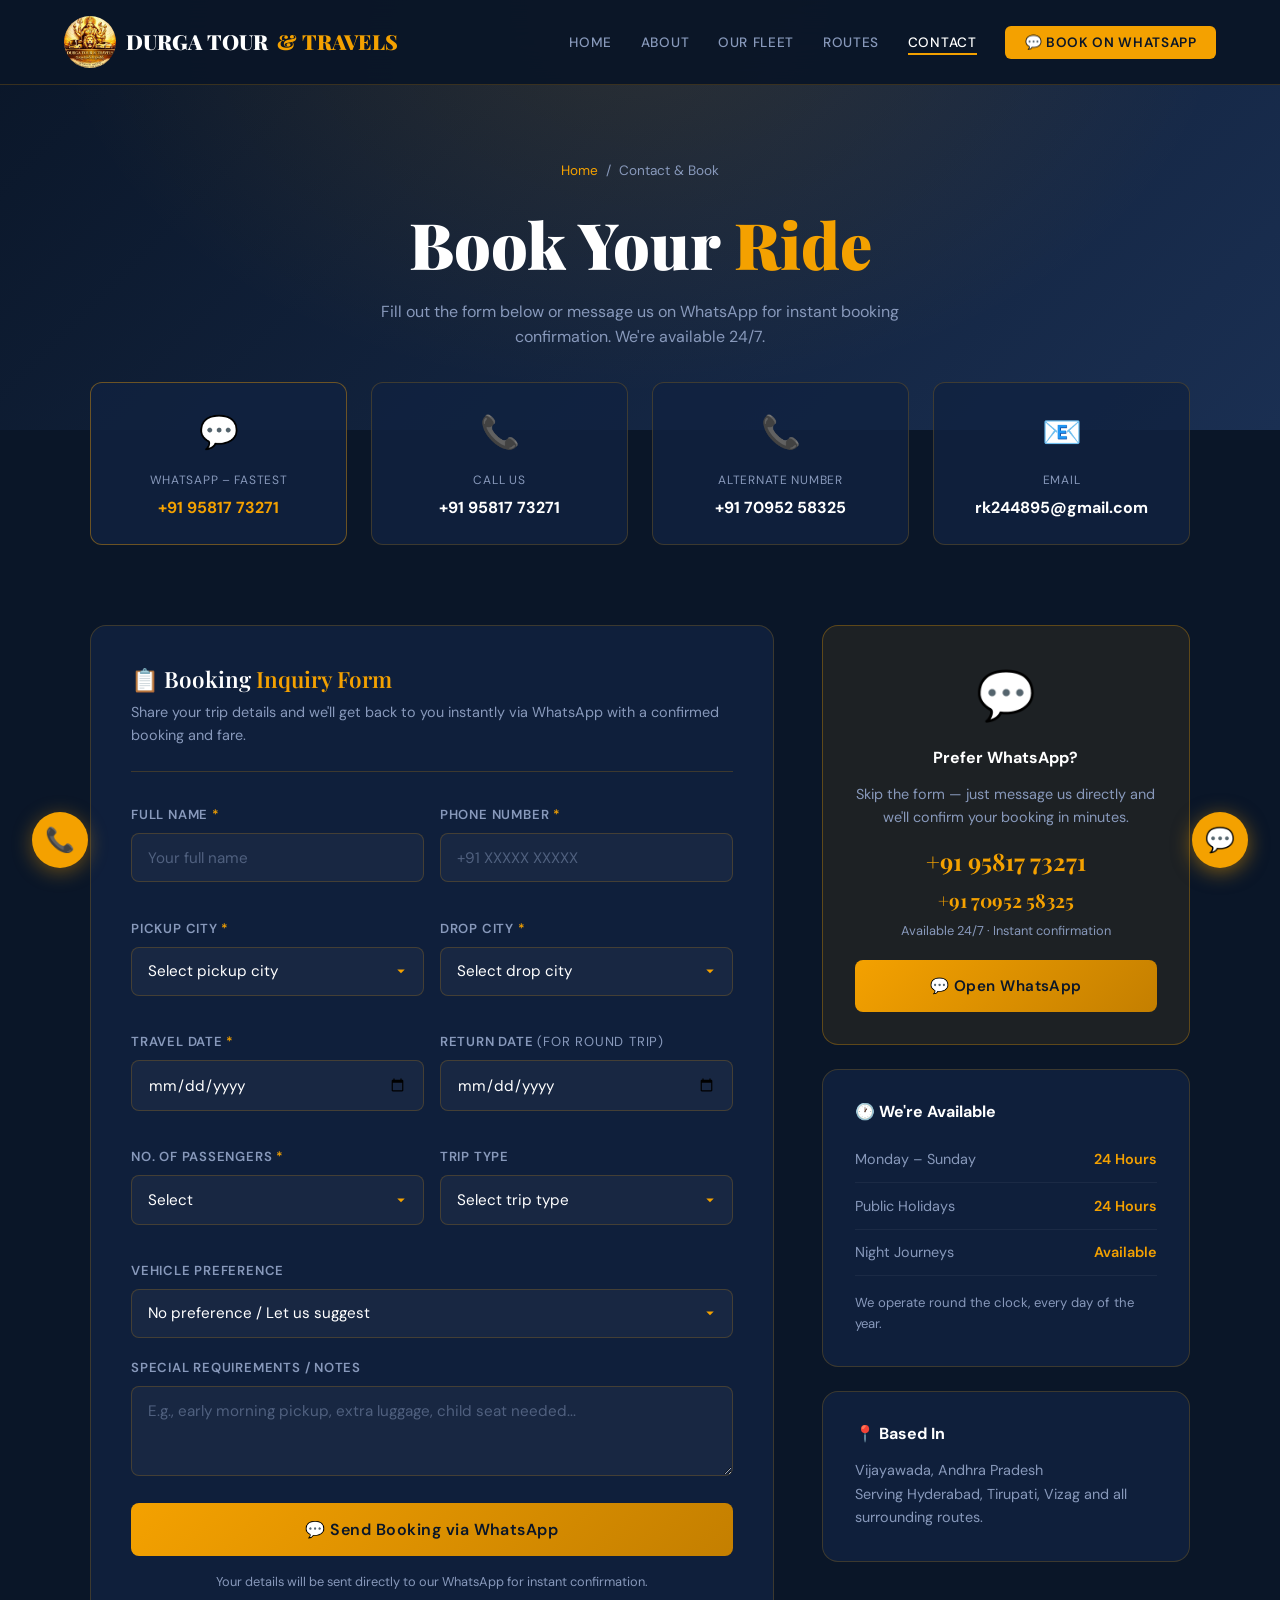
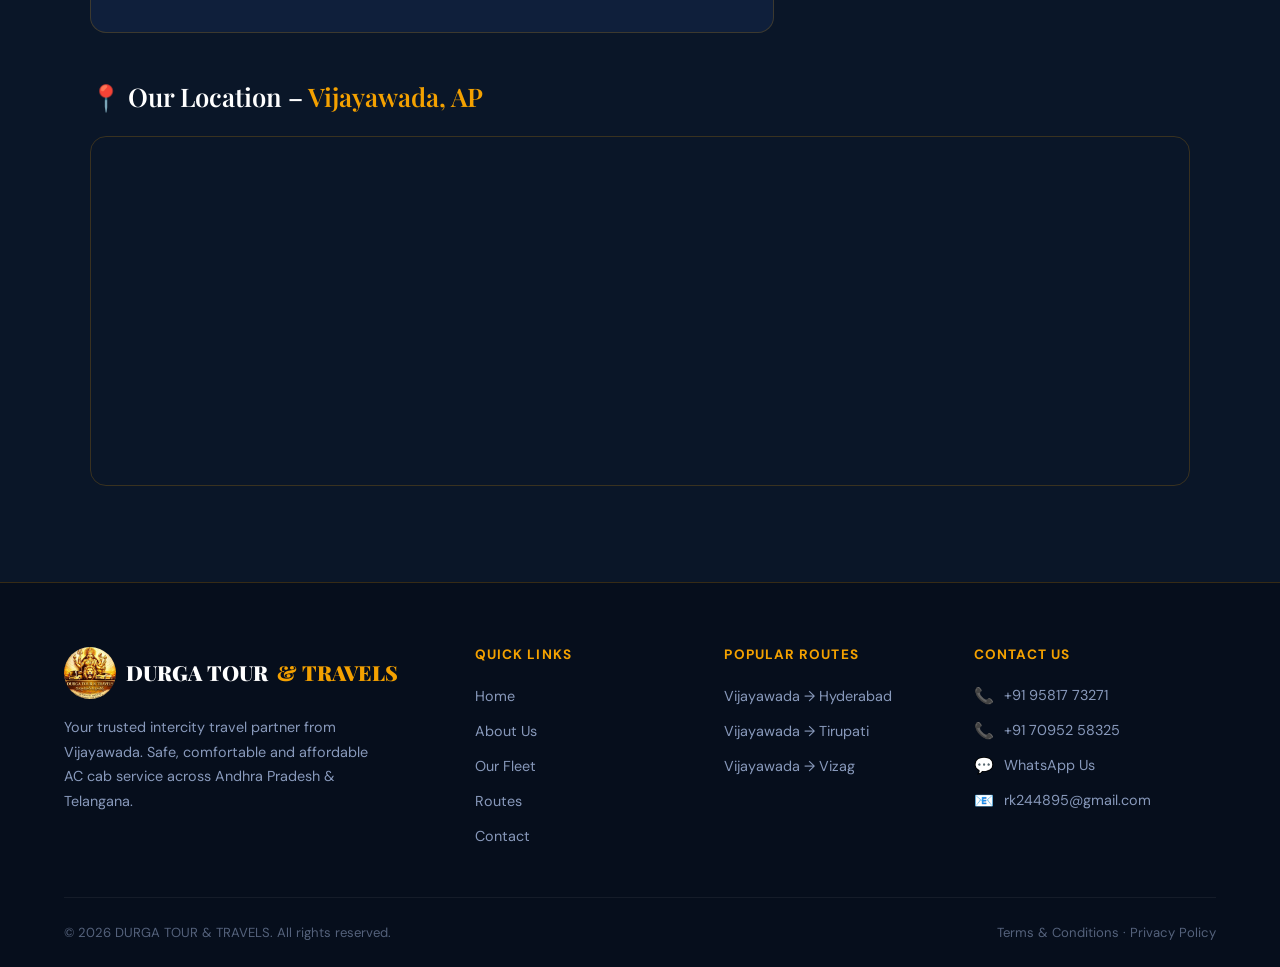
<file: contact.html>
<!DOCTYPE html>
<html lang="en">

<head>
  <meta charset="UTF-8" />
  <meta name="viewport" content="width=device-width, initial-scale=1.0" />
  <title>Contact Us – DURGA TOUR & TRAVELS | Book Your Cab</title>
  <meta name="description"
    content="Contact DURGA TOUR & TRAVELS for intercity cab bookings from Vijayawada. Book via WhatsApp, phone or our online form.">
  <link rel="icon" type="image/png" href="images/Logo.png">
  
  <!-- Open Graph / Facebook / WhatsApp -->
  <meta property="og:type" content="website">
  <meta property="og:url" content="https://sri-durga-travels.vercel.app/contact.html">
  <meta property="og:title" content="Contact Us – DURGA TOUR & TRAVELS | Book Your Ride">
  <meta property="og:description" content="Reach out to us for safe and reliable cab bookings from Vijayawada. Available 24/7 via WhatsApp and Phone.">
  <meta property="og:image" content="https://sri-durga-travels.vercel.app/images/innova-crysta.png">

  <link rel="stylesheet" href="css/styles.css" />
  <style>
    .contact-hero-grid {
      display: grid;
      grid-template-columns: repeat(auto-fit, minmax(220px, 1fr));
      gap: 1.5rem;
      max-width: 1100px;
      margin: -3rem auto 3rem;
      position: relative;
      z-index: 2;
    }

    .contact-card-mini {
      background: var(--card-bg);
      border: 1px solid var(--border);
      border-radius: 12px;
      padding: 1.5rem;
      text-align: center;
      transition: var(--transition);
    }

    .contact-card-mini:hover {
      border-color: var(--gold);
      transform: translateY(-4px);
    }

    .ccm-icon {
      font-size: 2rem;
      margin-bottom: 0.8rem;
    }

    .ccm-label {
      font-size: 0.75rem;
      color: var(--text-muted);
      text-transform: uppercase;
      letter-spacing: 0.06em;
      margin-bottom: 0.3rem;
    }

    .ccm-value {
      font-size: 1rem;
      font-weight: 700;
    }

    .ccm-value a {
      color: var(--white);
      transition: var(--transition);
    }

    .ccm-value a:hover {
      color: var(--gold);
    }

    .booking-layout {
      display: grid;
      grid-template-columns: 1.3fr 0.7fr;
      gap: 3rem;
      max-width: 1100px;
      margin: 0 auto;
    }

    .form-card {
      background: var(--card-bg);
      border: 1px solid var(--border);
      border-radius: 16px;
      padding: 2.5rem;
    }

    .form-card h3 {
      margin-bottom: 0.5rem;
      font-size: 1.4rem;
    }

    .form-card>p {
      margin-bottom: 2rem;
      padding-bottom: 1.5rem;
      border-bottom: 1px solid var(--border);
      font-size: 0.9rem;
    }

    .form-row {
      display: grid;
      grid-template-columns: 1fr 1fr;
      gap: 1rem;
    }

    .form-group {
      margin-bottom: 1.2rem;
    }

    .form-group label {
      display: block;
      font-size: 0.82rem;
      font-weight: 600;
      color: var(--text-muted);
      text-transform: uppercase;
      letter-spacing: 0.06em;
      margin-bottom: 0.5rem;
    }

    .form-group label .required {
      color: var(--gold);
    }

    .form-control {
      width: 100%;
      padding: 0.85rem 1rem;
      border-radius: 8px;
      border: 1px solid var(--border);
      background: rgba(255, 255, 255, 0.04);
      color: var(--white);
      font-family: 'DM Sans', sans-serif;
      font-size: 0.95rem;
      transition: var(--transition);
    }

    .form-control:focus {
      outline: none;
      border-color: var(--gold);
      background: rgba(244, 161, 0, 0.05);
      box-shadow: 0 0 0 3px rgba(244, 161, 0, 0.1);
    }

    .form-control::placeholder {
      color: rgba(136, 153, 187, 0.5);
    }

    select.form-control {
      cursor: pointer;
      -webkit-appearance: none;
      appearance: none;
      background-image: url("data:image/svg+xml,%3Csvg xmlns='http://www.w3.org/2000/svg' width='12' height='12' fill='%23F4A100' viewBox='0 0 16 16'%3E%3Cpath d='M8 11L3 6h10z'/%3E%3C/svg%3E");
      background-repeat: no-repeat;
      background-position: right 1rem center;
    }

    select.form-control option {
      background: var(--navy);
      color: var(--white);
    }

    textarea.form-control {
      resize: vertical;
      min-height: 90px;
    }

    .form-submit {
      margin-top: 0.5rem;
    }

    .form-submit .btn {
      width: 100%;
      justify-content: center;
      padding: 1rem;
      font-size: 1rem;
    }

    .form-success {
      display: none;
      text-align: center;
      padding: 1.5rem;
      background: rgba(244, 161, 0, 0.1);
      border: 1px solid rgba(244, 161, 0, 0.3);
      border-radius: 12px;
      margin-top: 1rem;
    }

    .form-success.show {
      display: block;
    }

    .form-success h4 {
      color: var(--gold);
      margin-bottom: 0.5rem;
      font-size: 1rem;
    }

    .form-hint {
      font-size: 0.8rem;
      color: var(--text-muted);
      margin-top: 1rem;
      text-align: center;
    }

    .sidebar-card {
      background: var(--card-bg);
      border: 1px solid var(--border);
      border-radius: 16px;
      padding: 2rem;
      margin-bottom: 1.5rem;
    }

    .sidebar-card h4 {
      font-family: 'DM Sans', sans-serif;
      font-size: 1rem;
      font-weight: 700;
      margin-bottom: 1rem;
      color: var(--white);
    }

    .wa-sidebar {
      background: rgba(244, 161, 0, 0.08);
      border-color: rgba(244, 161, 0, 0.3);
      text-align: center;
    }

    .wa-sidebar .wa-icon {
      font-size: 3rem;
      margin-bottom: 0.8rem;
    }

    .wa-sidebar .wa-num {
      font-family: 'Playfair Display', serif;
      font-size: 1.5rem;
      font-weight: 700;
      color: var(--gold);
      margin-bottom: 0.3rem;
    }

    .wa-sidebar .wa-hint {
      font-size: 0.8rem;
      color: var(--text-muted);
      margin-bottom: 1.2rem;
    }

    .hours-row {
      display: flex;
      justify-content: space-between;
      padding: 0.7rem 0;
      border-bottom: 1px solid rgba(255, 255, 255, 0.05);
      font-size: 0.9rem;
    }

    .hours-row:last-child {
      border-bottom: none;
    }

    .hours-day {
      color: var(--text-muted);
    }

    .hours-time {
      font-weight: 600;
      color: var(--gold);
    }

    .map-section {
      margin-top: 3rem;
      max-width: 1100px;
      margin-left: auto;
      margin-right: auto;
    }

    .map-container {
      border-radius: 16px;
      overflow: hidden;
      border: 1px solid var(--border);
      height: 350px;
    }

    .map-container iframe {
      width: 100%;
      height: 100%;
      border: none;
    }

    @media (max-width: 768px) {
      .booking-layout {
        grid-template-columns: 1fr;
        gap: 1.5rem;
      }

      .form-row {
        grid-template-columns: 1fr;
      }

      .contact-hero-grid {
        grid-template-columns: 1fr 1fr;
        margin: -2rem auto 2rem;
        gap: 0.8rem;
      }

      .contact-card-mini {
        padding: 1rem;
      }

      .ccm-icon {
        font-size: 1.5rem;
        margin-bottom: 0.5rem;
      }

      .ccm-label {
        font-size: 0.68rem;
      }

      .ccm-value {
        font-size: 0.85rem;
      }

      .form-card {
        padding: 1.5rem;
      }

      .form-card h3 {
        font-size: 1.15rem;
      }

      .sidebar-card {
        padding: 1.5rem;
      }

      .map-container {
        height: 250px;
      }

      .map-section h3 {
        font-size: 1rem;
      }
    }

    @media (max-width: 480px) {
      .contact-hero-grid {
        grid-template-columns: 1fr;
        gap: 0.6rem;
        margin: -1.5rem auto 1.5rem;
      }

      .contact-card-mini {
        padding: 0.8rem;
        display: flex;
        align-items: center;
        gap: 0.8rem;
        text-align: left;
      }

      .ccm-icon {
        font-size: 1.3rem;
        margin-bottom: 0;
        flex-shrink: 0;
      }

      .form-card {
        padding: 1.2rem;
      }

      .form-control {
        padding: 0.75rem 0.8rem;
        font-size: 0.9rem;
      }

      .form-group label {
        font-size: 0.75rem;
      }

      .wa-sidebar .wa-num {
        font-size: 1.2rem;
      }

      .map-container {
        height: 200px;
      }
    }
  </style>
</head>

<body>

  <nav class="navbar">
    <a href="index.html" class="logo">
      <div class="logo-icon"><img src="images/Logo.png" alt="Logo"></div> DURGA TOUR <span>& TRAVELS</span>
    </a>
    <ul class="nav-links">
      <li><a href="index.html">Home</a></li>
      <li><a href="about.html">About</a></li>
      <li><a href="fleet.html">Our Fleet</a></li>
      <li><a href="routes.html">Routes</a></li>
      <!-- <li><a href="blog.html">Blog</a></li> -->
      <li><a href="contact.html">Contact</a></li>
      <li><a href="https://wa.me/919581773271" target="_blank" class="nav-cta">💬 Book on WhatsApp</a></li>
    </ul>
    <button class="hamburger"><span></span><span></span><span></span></button>
  </nav>
  <nav class="mobile-menu">
    <a href="index.html">Home</a><a href="about.html">About</a>
    <a href="fleet.html">Our Fleet</a><a href="routes.html">Routes</a>
    <!-- <a href="blog.html">Blog</a> --><a href="contact.html">Contact</a>
    <a href="https://wa.me/919581773271" target="_blank">💬 Book on WhatsApp</a>
  </nav>

  <div class="page-hero">
    <div class="breadcrumb"><a href="index.html">Home</a> <span>/</span> Contact & Book</div>
    <h1>Book Your <span class="gold-text">Ride</span></h1>
    <p>Fill out the form below or message us on WhatsApp for instant booking confirmation. We're available 24/7.</p>
  </div>

  <!-- QUICK CONTACT CARDS -->
  <section style="padding:0 5% 2rem;">
    <div class="contact-hero-grid">
      <a href="https://wa.me/919581773271" target="_blank" class="contact-card-mini"
        style="border-color:rgba(244,161,0,0.4);">
        <div class="ccm-icon">💬</div>
        <div class="ccm-label">WhatsApp – Fastest</div>
        <div class="ccm-value" style="color:var(--gold);">+91 95817 73271</div>
      </a>
      <a href="tel:+919581773271" class="contact-card-mini">
        <div class="ccm-icon">📞</div>
        <div class="ccm-label">Call Us</div>
        <div class="ccm-value">+91 95817 73271</div>
      </a>
      <a href="tel:+917095258325" class="contact-card-mini">
        <div class="ccm-icon">📞</div>
        <div class="ccm-label">Alternate Number</div>
        <div class="ccm-value">+91 70952 58325</div>
      </a>
      <a href="mailto:rk244895@gmail.com" class="contact-card-mini">
        <div class="ccm-icon">📧</div>
        <div class="ccm-label">Email</div>
        <div class="ccm-value">rk244895@gmail.com</div>
      </a>
    </div>
  </section>

  <!-- BOOKING FORM + SIDEBAR -->
  <section style="padding-top:0;">
    <div class="booking-layout">

      <!-- FORM -->
      <div class="form-card reveal">
        <h3>📋 Booking <span class="gold-text">Inquiry Form</span></h3>
        <p>Share your trip details and we'll get back to you instantly via WhatsApp with a confirmed booking and fare.
        </p>

        <form id="bookingForm" action="https://api.web3forms.com/submit" method="POST">
          <input type="hidden" name="access_key" value="2e6c880d-5745-42b3-a7a1-a938cddef1f2">
          <input type="hidden" name="subject" value="New Cab Booking Request">
          <input type="hidden" name="from_name" value="DURGA TOUR & TRAVELS">
          <input type="checkbox" name="botcheck" class="hidden" style="display: none;">

          <div class="form-row">
            <div class="form-group">
              <label>Full Name <span class="required">*</span></label>
              <input type="text" id="fullName" name="Full Name" class="form-control" placeholder="Your full name" required>
            </div>
            <div class="form-group">
              <label>Phone Number <span class="required">*</span></label>
              <input type="tel" id="phone" name="Phone Number" class="form-control" placeholder="+91 XXXXX XXXXX" required>
            </div>
          </div>

          <div class="form-row">
            <div class="form-group">
              <label>Pickup City <span class="required">*</span></label>
              <select id="pickupCity" name="Pickup City" class="form-control" required>
                <option value="">Select pickup city</option>
                <option value="Vijayawada">Vijayawada</option>
                <option value="Hyderabad">Hyderabad</option>
                <option value="Tirupati">Tirupati</option>
                <option value="Vizag">Vizag (Visakhapatnam)</option>
                <!-- <option value="Guntur">Guntur</option> -->
                <option value="Other">Other</option>
              </select>
            </div>
            <div class="form-group">
              <label>Drop City <span class="required">*</span></label>
              <select id="dropCity" name="Drop City" class="form-control" required>
                <option value="">Select drop city</option>
                <option value="Vijayawada">Vijayawada</option>
                <option value="Hyderabad">Hyderabad</option>
                <option value="Tirupati">Tirupati</option>
                <option value="Vizag">Vizag (Visakhapatnam)</option>
                <!-- <option value="Guntur">Guntur</option> -->
                <option value="Other">Other</option>
              </select>
            </div>
          </div>

          <div class="form-row">
            <div class="form-group">
              <label>Travel Date <span class="required">*</span></label>
              <input type="date" id="travelDate" name="Travel Date" class="form-control" required>
            </div>
            <div class="form-group">
              <label>Return Date <span style="color:var(--text-muted);font-weight:400;">(for round trip)</span></label>
              <input type="date" id="returnDate" name="Return Date" class="form-control">
            </div>
          </div>

          <div class="form-row">
            <div class="form-group">
              <label>No. of Passengers <span class="required">*</span></label>
              <select id="passengers" name="Passengers" class="form-control" required>
                <option value="">Select</option>
                <option value="1-2">1–2 Passengers</option>
                <option value="3-4">3–4 Passengers</option>
                <option value="5-6">5–6 Passengers</option>
                <option value="7-8">7–8 Passengers</option>
                <option value="9-12">9–12 Passengers</option>
              </select>
            </div>
            <div class="form-group">
              <label>Trip Type</label>
              <select id="tripType" name="Trip Type" class="form-control">
                <option value="">Select trip type</option>
                <option value="One Way">One Way</option>
                <option value="Round Trip">Round Trip</option>
                <option value="Multi-City">Multi-City</option>
              </select>
            </div>
          </div>

          <div class="form-group">
            <label>Vehicle Preference</label>
            <select id="vehiclePref" name="Vehicle Preference" class="form-control">
              <option value="">No preference / Let us suggest</option>
              <option value="Swift Dzire">Swift Dzire (4 seater)</option>
              <option value="Toyota Etios">Toyota Etios (4 seater)</option>
              <option value="Maruti Ertiga">Maruti Ertiga (7 seater)</option>
              <option value="Innova Crysta">Innova Crysta (7 seater – Premium)</option>
              <option value="Tempo Traveller">Tempo Traveller (12 seater)</option>
            </select>
          </div>

          <div class="form-group">
            <label>Special Requirements / Notes</label>
            <textarea id="specialReq" name="Special Requirements" class="form-control"
              placeholder="E.g., early morning pickup, extra luggage, child seat needed..."></textarea>
          </div>

          <div class="form-submit">
            <button type="submit" class="btn btn-whatsapp">💬 Send Booking via WhatsApp</button>
          </div>
          <p class="form-hint">Your details will be sent directly to our WhatsApp for instant confirmation.</p>

          <div class="form-success">
            <h4>✅ Booking Sent!</h4>
            <p>Your booking details have been sent. We'll confirm your ride on WhatsApp shortly.</p>
          </div>
        </form>
      </div>

      <!-- SIDEBAR -->
      <div>
        <div class="sidebar-card wa-sidebar reveal">
          <div class="wa-icon">💬</div>
          <h4>Prefer WhatsApp?</h4>
          <p style="font-size:0.9rem;margin-bottom:0.8rem;">Skip the form — just message us directly and we'll confirm
            your booking in minutes.</p>
          <div class="wa-num">+91 95817 73271</div>
          <div class="wa-num" style="font-size:1.2rem;">+91 70952 58325</div>
          <div class="wa-hint">Available 24/7 · Instant confirmation</div>
          <a href="https://wa.me/919581773271" target="_blank" class="btn btn-whatsapp"
            style="width:100%;justify-content:center;">💬 Open WhatsApp</a>
        </div>

        <div class="sidebar-card reveal delay-1">
          <h4>🕐 We're Available</h4>
          <div class="hours-row"><span class="hours-day">Monday – Sunday</span><span class="hours-time">24 Hours</span>
          </div>
          <div class="hours-row"><span class="hours-day">Public Holidays</span><span class="hours-time">24 Hours</span>
          </div>
          <div class="hours-row"><span class="hours-day">Night Journeys</span><span class="hours-time">Available</span>
          </div>
          <p style="margin-top:1rem;font-size:0.82rem;color:var(--text-muted);">We operate round the clock, every day of
            the year.</p>
        </div>

        <div class="sidebar-card reveal delay-2">
          <h4>📍 Based In</h4>
          <p style="font-size:0.9rem;line-height:1.6;color:var(--text-muted);">Vijayawada, Andhra Pradesh<br>Serving
            Hyderabad, Tirupati, Vizag and all surrounding routes.</p>
        </div>
      </div>
    </div>

    <!-- MAP -->
    <div class="map-section reveal">
      <h3 style="margin-bottom:1.5rem;">📍 Our Location – <span class="gold-text">Vijayawada, AP</span></h3>
      <div class="map-container">
        <iframe
          src="https://www.google.com/maps/embed?pb=!1m18!1m12!1m3!1d243646.23590318535!2d80.52506!3d16.50745!2m3!1f0!2f0!3f0!3m2!1i1024!2i768!4f13.1!3m3!1m2!1s0x3a35f0a2a7d81943%3A0x8e0b4fd5da92e785!2sVijayawada%2C%20Andhra%20Pradesh!5e0!3m2!1sen!2sin!4v1700000000000"
          allowfullscreen="" loading="lazy" referrerpolicy="no-referrer-when-downgrade"
          style="filter:invert(85%) hue-rotate(180deg);">
        </iframe>
      </div>
    </div>
  </section>

  <footer>
    <div class="footer-grid">
      <div class="footer-brand">
        <a href="index.html" class="logo">
          <div class="logo-icon"><img src="images/Logo.png" alt="Logo"></div> DURGA TOUR <span>& TRAVELS</span>
        </a>
        <p>Your trusted intercity travel partner from Vijayawada. Safe, comfortable and affordable AC cab service across
          Andhra Pradesh & Telangana.</p>
      </div>
      <div class="footer-col">
        <h4>Quick Links</h4>
        <ul>
          <li><a href="index.html">Home</a></li>
          <li><a href="about.html">About Us</a></li>
          <li><a href="fleet.html">Our Fleet</a></li>
          <li><a href="routes.html">Routes</a></li>
          <!-- <li><a href="blog.html">Blog</a></li> -->
          <li><a href="contact.html">Contact</a></li>
        </ul>
      </div>
      <div class="footer-col">
        <h4>Popular Routes</h4>
        <ul>
          <li><a href="routes.html">Vijayawada → Hyderabad</a></li>
          <li><a href="routes.html">Vijayawada → Tirupati</a></li>
          <li><a href="routes.html">Vijayawada → Vizag</a></li>
        </ul>
      </div>
      <div class="footer-col">
        <h4>Contact Us</h4>
        <div class="footer-contact-item"><span>📞</span><a href="tel:+919581773271">+91 95817 73271</a></div>
        <div class="footer-contact-item"><span>📞</span><a href="tel:+917095258325">+91 70952 58325</a></div>
        <div class="footer-contact-item"><span>💬</span><a href="https://wa.me/919581773271" target="_blank">WhatsApp
            Us</a></div>
        <div class="footer-contact-item"><span>📧</span><a href="mailto:rk244895@gmail.com">rk244895@gmail.com</a></div>
      </div>
    </div>
    <div class="footer-bottom">
      <p>© 2026 DURGA TOUR & TRAVELS. All rights reserved.</p>
      <p><a href="terms.html" style="color:inherit;">Terms & Conditions</a> · <a href="terms.html"
          style="color:inherit;">Privacy Policy</a></p>
    </div>
  </footer>

  <a href="https://wa.me/919581773271" target="_blank" class="whatsapp-float">💬</a>
  <a href="tel:+919581773271" class="call-float">📞</a>
  <button class="back-to-top" aria-label="Back to top">▲</button>
  <script src="js/main.js"></script>
</body>

</html>
</file>
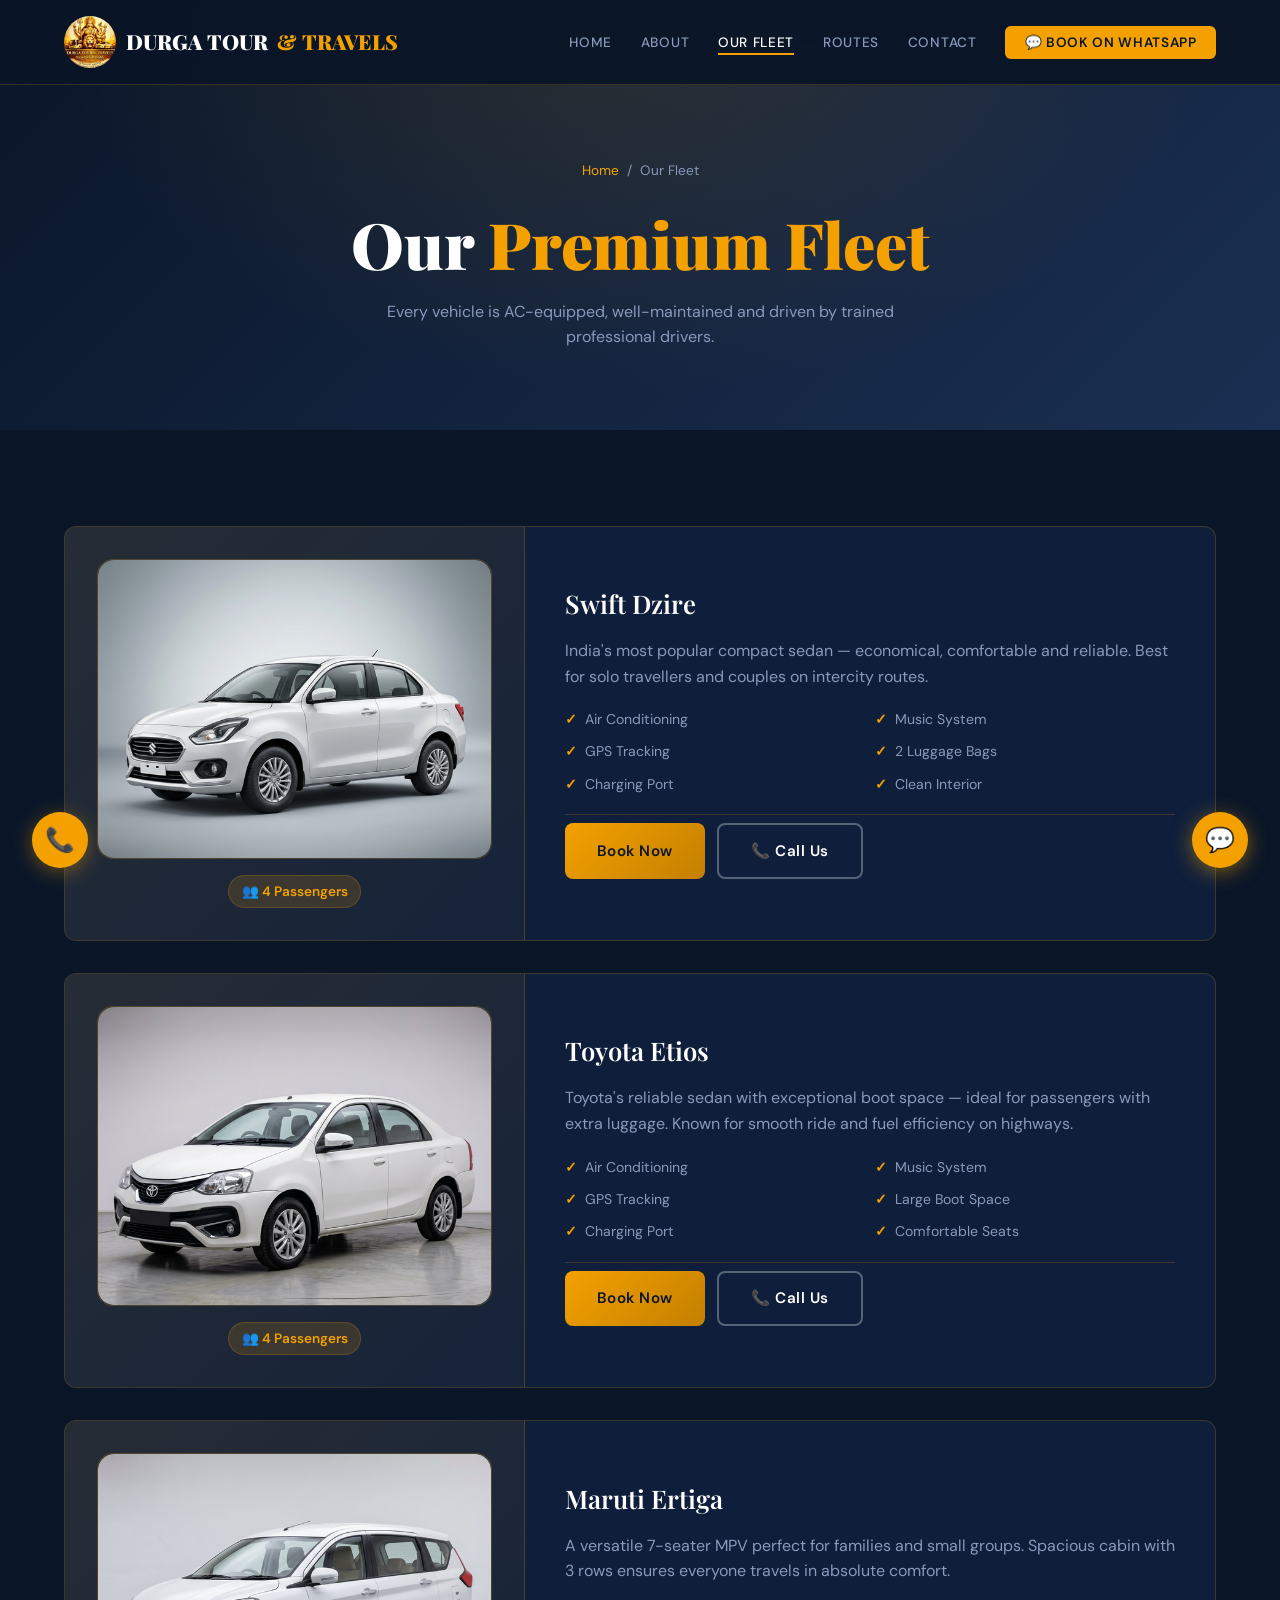
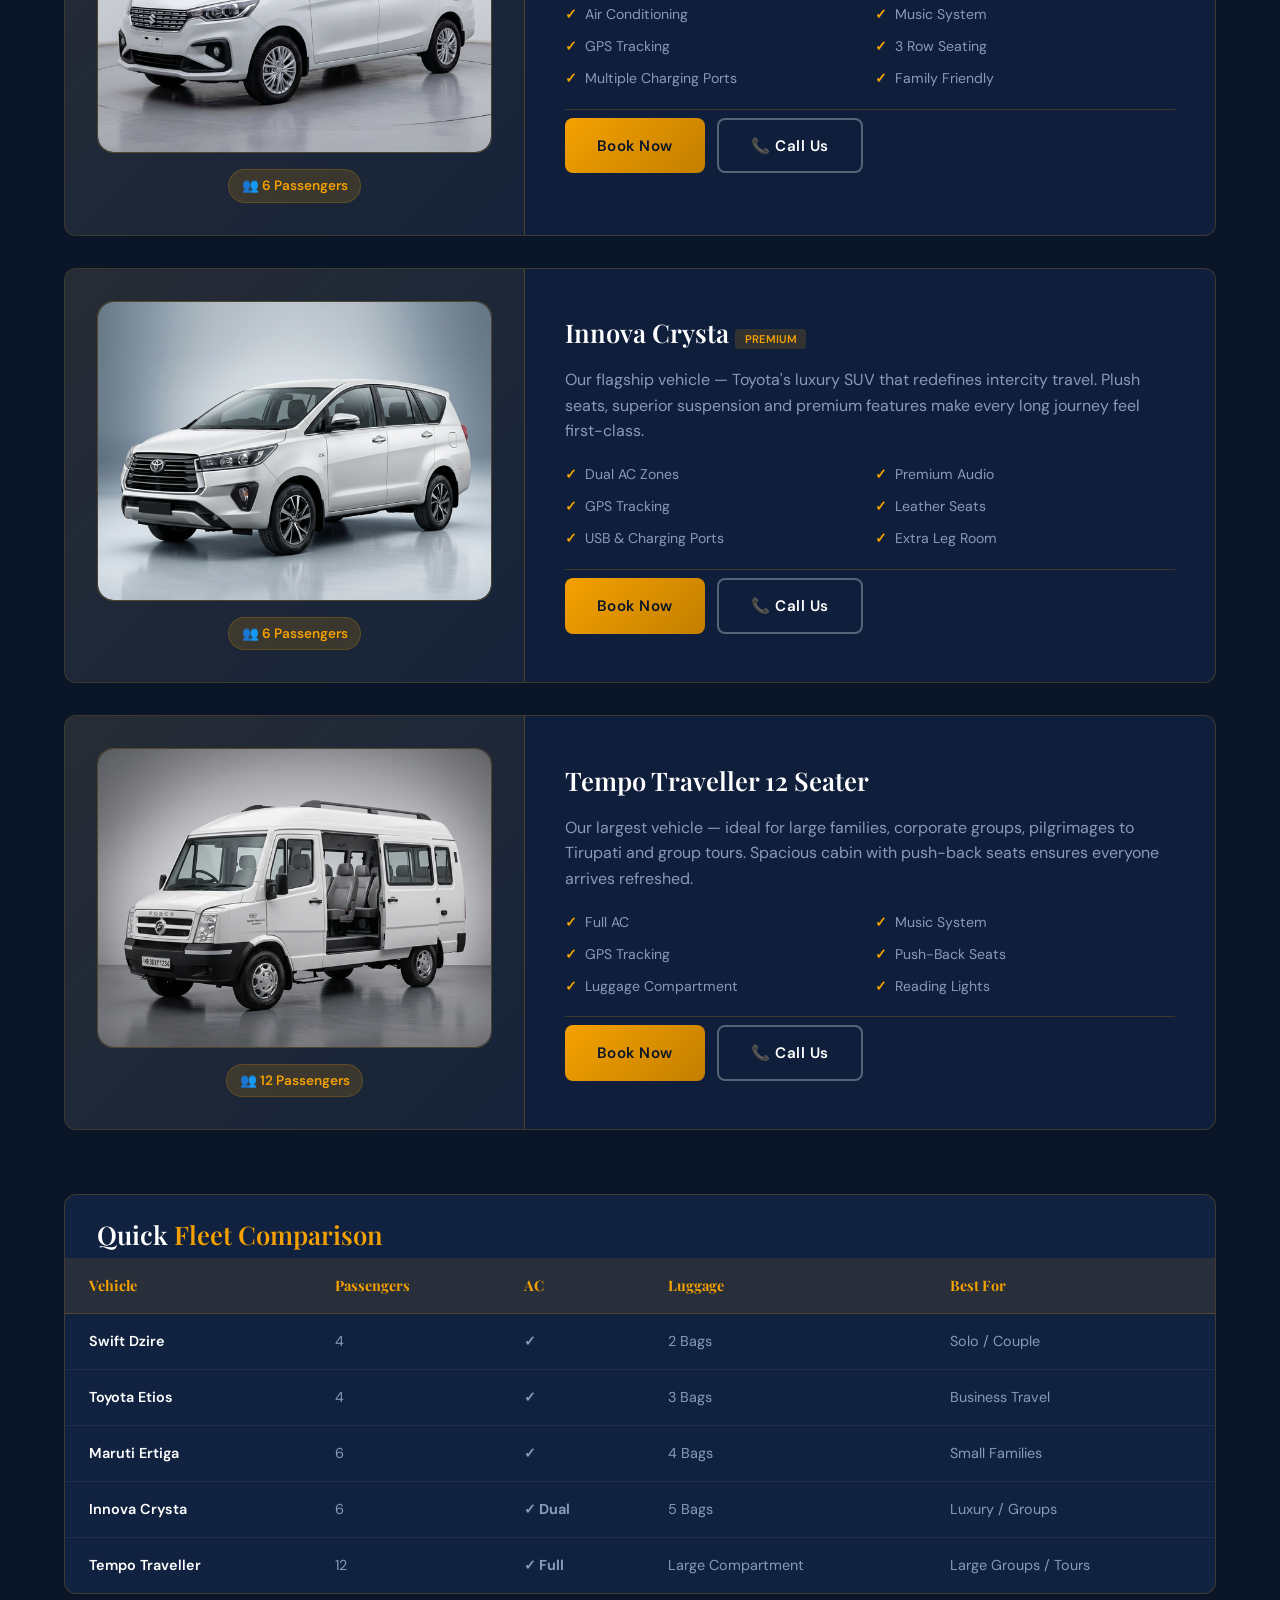
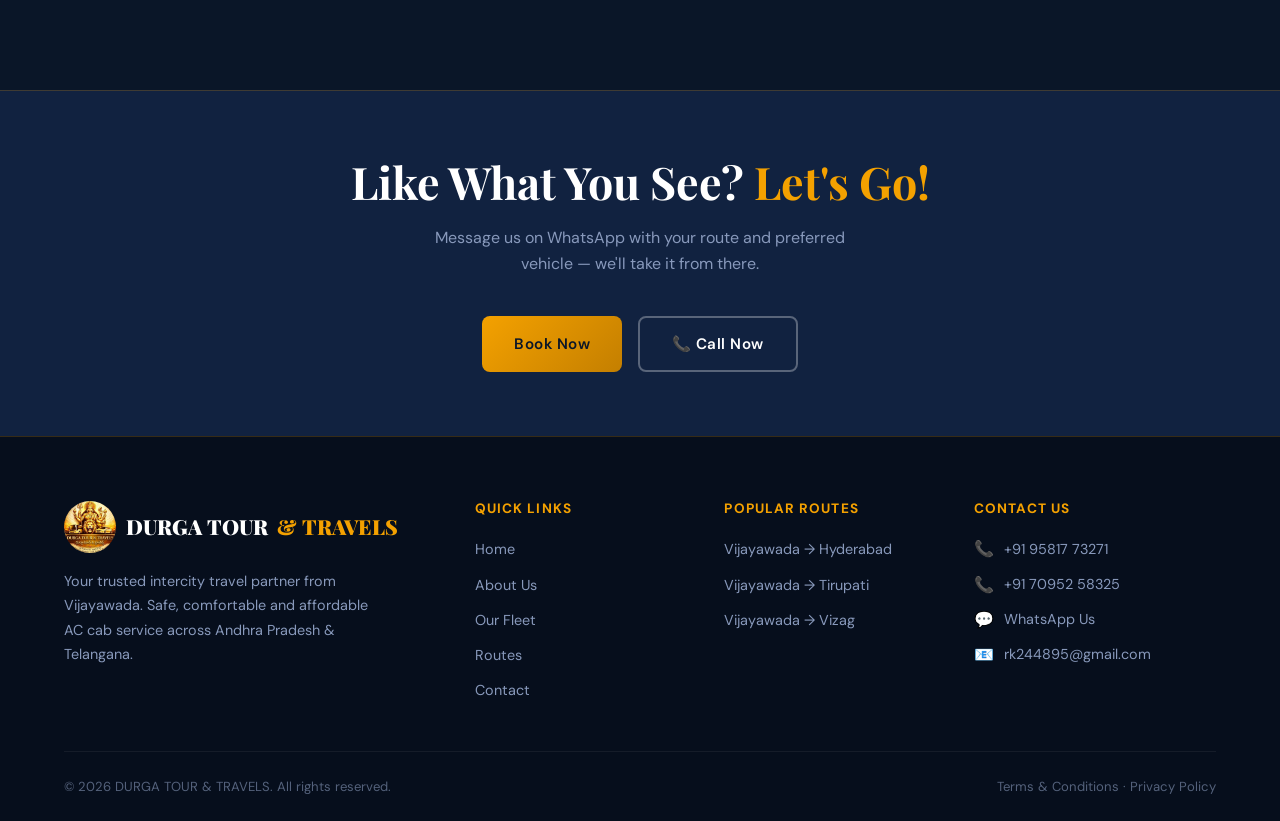
<file: fleet.html>
<!DOCTYPE html>
<html lang="en">

<head>
  <meta charset="UTF-8" />
  <meta name="viewport" content="width=device-width, initial-scale=1.0" />
  <title>Our Fleet – DURGA TOUR & TRAVELS | Vijayawada Cab Service</title>
  <meta name="description"
    content="Choose from Swift Dzire, Toyota Etios, Ertiga, Innova Crysta or Tempo Traveller for your intercity journey from Vijayawada.">
  <link rel="icon" type="image/png" href="images/Logo.png">
  
  <!-- Open Graph / Facebook / WhatsApp -->
  <meta property="og:type" content="website">
  <meta property="og:url" content="https://sri-durga-travels.vercel.app/fleet.html">
  <meta property="og:title" content="Our Fleet – DURGA TOUR & TRAVELS | Premium Vehicles">
  <meta property="og:description" content="Choose from our range of well-maintained vehicles including Swift Dzire, Etios, Ertiga, Innova Crysta, and Tempo Traveller.">
  <meta property="og:image" content="https://sri-durga-travels.vercel.app/images/innova-crysta.png">

  <link rel="stylesheet" href="css/styles.css" />
  <style>
    .fleet-card {
      display: grid;
      grid-template-columns: 1fr 1.5fr;
      overflow: hidden;
      min-height: 260px;
    }

    .fleet-visual {
      background: linear-gradient(135deg, rgba(244, 161, 0, 0.1), rgba(244, 161, 0, 0.03));
      display: flex;
      flex-direction: column;
      align-items: center;
      justify-content: center;
      padding: 2rem;
      border-right: 1px solid var(--border);
      gap: 1rem;
    }

    .fleet-emoji {
      width: 100%;
      height: 300px;
      display: flex;
      align-items: center;
      justify-content: center;
      overflow: hidden;
      border-radius: 16px;
      background: rgba(255, 255, 255, 0.03);
      border: 1px solid var(--border);
    }

    .fleet-emoji img {
      width: 100%;
      height: 100%;
      object-fit: cover;
      border-radius: 16px;
      transition: var(--transition);
    }

    .fleet-card:hover .fleet-emoji img {
      transform: scale(1.05);
    }

    .fleet-seats {
      background: rgba(244, 161, 0, 0.15);
      color: var(--gold);
      padding: 0.3rem 0.8rem;
      border-radius: 20px;
      font-size: 0.85rem;
      font-weight: 600;
      border: 1px solid var(--border);
    }

    .fleet-details {
      padding: 2.5rem;
      display: flex;
      flex-direction: column;
      justify-content: center;
      gap: 1.2rem;
    }

    .fleet-details h3 {
      font-size: 1.6rem;
    }

    .fleet-features {
      display: grid;
      grid-template-columns: 1fr 1fr;
      gap: 0.6rem;
    }

    .feature-item {
      display: flex;
      align-items: center;
      gap: 0.5rem;
      font-size: 0.88rem;
      color: var(--text-muted);
    }

    .feature-item::before {
      content: '✓';
      color: var(--gold);
      font-weight: 700;
      flex-shrink: 0;
    }

    .fleet-actions {
      display: flex;
      gap: 0.8rem;
      flex-wrap: wrap;
      padding-top: 0.5rem;
      border-top: 1px solid var(--border);
    }

    .compare-wrap {
      background: var(--navy-light);
      border-radius: var(--radius);
      border: 1px solid var(--border);
      overflow: hidden;
      margin-top: 4rem;
    }

    .compare-wrap h3 {
      padding: 1.5rem 2rem 0.5rem;
    }

    .compare-table {
      width: 100%;
      border-collapse: collapse;
    }

    .compare-table th {
      background: rgba(244, 161, 0, 0.1);
      color: var(--gold);
      padding: 1rem 1.5rem;
      text-align: left;
      font-family: 'Playfair Display', serif;
      font-size: 0.9rem;
      border-bottom: 1px solid var(--border);
    }

    .compare-table td {
      padding: 1rem 1.5rem;
      font-size: 0.9rem;
      color: var(--text-muted);
      border-bottom: 1px solid rgba(255, 255, 255, 0.05);
    }

    .compare-table tr:last-child td {
      border-bottom: none;
    }

    .compare-table tr:hover td {
      background: rgba(244, 161, 0, 0.03);
      color: var(--white);
    }

    .check {
      color: var(--gold);
      font-weight: 700;
    }

    .td-name {
      color: var(--white) !important;
      font-weight: 600;
    }

    @media (max-width: 768px) {
      .fleet-card {
        grid-template-columns: 1fr;
        min-height: auto;
      }

      .fleet-visual {
        border-right: none;
        border-bottom: 1px solid var(--border);
        padding: 1.2rem;
      }

      .fleet-emoji {
        height: 220px;
      }

      .fleet-details {
        padding: 1.5rem;
        gap: 1rem;
      }

      .fleet-details h3 {
        font-size: 1.2rem;
      }

      .fleet-features {
        grid-template-columns: 1fr;
        gap: 0.4rem;
      }

      .feature-item {
        font-size: 0.82rem;
      }

      .fleet-actions {
        flex-direction: column;
      }

      .fleet-actions .btn {
        width: 100%;
        justify-content: center;
      }

      .compare-table {
        font-size: 0.78rem;
      }

      .compare-table th,
      .compare-table td {
        padding: 0.7rem 0.6rem;
      }

      .compare-wrap {
        margin-top: 2rem;
        overflow-x: auto;
      }

      .compare-wrap h3 {
        padding: 1rem 1.2rem 0.4rem;
        font-size: 1rem;
      }
    }

    @media (max-width: 480px) {
      .fleet-visual {
        padding: 1rem;
      }

      .fleet-emoji {
        height: 200px;
      }

      .fleet-seats {
        font-size: 0.75rem;
        padding: 0.2rem 0.6rem;
      }

      .fleet-details {
        padding: 1.2rem;
      }

      .fleet-details h3 {
        font-size: 1.05rem;
      }

      .fleet-details>p {
        font-size: 0.82rem;
      }

      .compare-table th,
      .compare-table td {
        padding: 0.5rem 0.4rem;
        font-size: 0.72rem;
        white-space: nowrap;
      }
    }
  </style>
</head>

<body>

  <nav class="navbar">
    <a href="index.html" class="logo">
      <div class="logo-icon"><img src="images/Logo.png" alt="Logo"></div> DURGA TOUR <span>& TRAVELS</span>
    </a>
    <ul class="nav-links">
      <li><a href="index.html">Home</a></li>
      <li><a href="about.html">About</a></li>
      <li><a href="fleet.html">Our Fleet</a></li>
      <li><a href="routes.html">Routes</a></li>
      <!-- <li><a href="blog.html">Blog</a></li> -->
      <li><a href="contact.html">Contact</a></li>
      <li><a href="https://wa.me/919581773271" target="_blank" class="nav-cta">💬 Book on WhatsApp</a></li>
    </ul>
    <button class="hamburger"><span></span><span></span><span></span></button>
  </nav>
  <nav class="mobile-menu">
    <a href="index.html">Home</a><a href="about.html">About</a>
    <a href="fleet.html">Our Fleet</a><a href="routes.html">Routes</a>
    <!-- <a href="blog.html">Blog</a> --><a href="contact.html">Contact</a>
    <a href="https://wa.me/919581773271" target="_blank">💬 Book on WhatsApp</a>
  </nav>

  <div class="page-hero">
    <div class="breadcrumb"><a href="index.html">Home</a> <span>/</span> Our Fleet</div>
    <h1>Our <span class="gold-text">Premium Fleet</span></h1>
    <p>Every vehicle is AC-equipped, well-maintained and driven by trained professional drivers.</p>
  </div>

  <section>
    <div style="display:flex;flex-direction:column;gap:2rem;">

      <div class="card fleet-card reveal">
        <div class="fleet-visual">
          <div class="fleet-emoji"><img src="images/swift-dzire.png" alt="Maruti Suzuki Swift Dzire" loading="lazy">
          </div>
          <div class="fleet-seats">👥 4 Passengers</div>
        </div>
        <div class="fleet-details">
          <h3>Swift Dzire</h3>
          <p>India's most popular compact sedan — economical, comfortable and reliable. Best for solo travellers and
            couples on intercity routes.</p>
          <div class="fleet-features">
            <span class="feature-item">Air Conditioning</span>
            <span class="feature-item">Music System</span>
            <span class="feature-item">GPS Tracking</span>
            <span class="feature-item">2 Luggage Bags</span>
            <span class="feature-item">Charging Port</span>
            <span class="feature-item">Clean Interior</span>
          </div>
          <div class="fleet-actions">
            <a href="https://wa.me/919581773271?text=Hi! I want to book a Swift Dzire." target="_blank"
              class="btn btn-whatsapp">Book Now</a>
            <a href="tel:+919581773271" class="btn btn-outline">📞 Call Us</a>
          </div>
        </div>
      </div>

      <div class="card fleet-card reveal">
        <div class="fleet-visual">
          <div class="fleet-emoji"><img src="images/toyota-etios.png" alt="Toyota Etios" loading="lazy"></div>
          <div class="fleet-seats">👥 4 Passengers</div>
        </div>
        <div class="fleet-details">
          <h3>Toyota Etios</h3>
          <p>Toyota's reliable sedan with exceptional boot space — ideal for passengers with extra luggage. Known for
            smooth ride and fuel efficiency on highways.</p>
          <div class="fleet-features">
            <span class="feature-item">Air Conditioning</span>
            <span class="feature-item">Music System</span>
            <span class="feature-item">GPS Tracking</span>
            <span class="feature-item">Large Boot Space</span>
            <span class="feature-item">Charging Port</span>
            <span class="feature-item">Comfortable Seats</span>
          </div>
          <div class="fleet-actions">
            <a href="https://wa.me/919581773271?text=Hi! I want to book a Toyota Etios." target="_blank"
              class="btn btn-whatsapp">Book Now</a>
            <a href="tel:+919581773271" class="btn btn-outline">📞 Call Us</a>
          </div>
        </div>
      </div>

      <div class="card fleet-card reveal">
        <div class="fleet-visual">
          <div class="fleet-emoji"><img src="images/ertiga.png" alt="Maruti Ertiga MPV" loading="lazy"></div>
          <div class="fleet-seats">👥 6 Passengers</div>
        </div>
        <div class="fleet-details">
          <h3>Maruti Ertiga</h3>
          <p>A versatile 7-seater MPV perfect for families and small groups. Spacious cabin with 3 rows ensures everyone
            travels in absolute comfort.</p>
          <div class="fleet-features">
            <span class="feature-item">Air Conditioning</span>
            <span class="feature-item">Music System</span>
            <span class="feature-item">GPS Tracking</span>
            <span class="feature-item">3 Row Seating</span>
            <span class="feature-item">Multiple Charging Ports</span>
            <span class="feature-item">Family Friendly</span>
          </div>
          <div class="fleet-actions">
            <a href="https://wa.me/919581773271?text=Hi! I want to book a Maruti Ertiga." target="_blank"
              class="btn btn-whatsapp">Book Now</a>
            <a href="tel:+919581773271" class="btn btn-outline">📞 Call Us</a>
          </div>
        </div>
      </div>

      <div class="card fleet-card reveal">
        <div class="fleet-visual">
          <div class="fleet-emoji"><img src="images/innova-crysta.png" alt="Toyota Innova Crysta SUV" loading="lazy">
          </div>
          <div class="fleet-seats">👥 6 Passengers</div>
        </div>
        <div class="fleet-details">
          <h3>Innova Crysta <span
              style="background:rgba(244,161,0,0.15);color:var(--gold);padding:0.2rem 0.6rem;border-radius:4px;font-size:0.7rem;font-family:'DM Sans',sans-serif;font-weight:600;">PREMIUM</span>
          </h3>
          <p>Our flagship vehicle — Toyota's luxury SUV that redefines intercity travel. Plush seats, superior
            suspension and premium features make every long journey feel first-class.</p>
          <div class="fleet-features">
            <span class="feature-item">Dual AC Zones</span>
            <span class="feature-item">Premium Audio</span>
            <span class="feature-item">GPS Tracking</span>
            <span class="feature-item">Leather Seats</span>
            <span class="feature-item">USB & Charging Ports</span>
            <span class="feature-item">Extra Leg Room</span>
          </div>
          <div class="fleet-actions">
            <a href="https://wa.me/919581773271?text=Hi! I want to book an Innova Crysta." target="_blank"
              class="btn btn-whatsapp">Book Now</a>
            <a href="tel:+919581773271" class="btn btn-outline">📞 Call Us</a>
          </div>
        </div>
      </div>

      <div class="card fleet-card reveal">
        <div class="fleet-visual">
          <div class="fleet-emoji"><img src="images/tempo-traveller.png" alt="Tempo Traveller Van" loading="lazy"></div>
          <div class="fleet-seats">👥 12 Passengers</div>
        </div>
        <div class="fleet-details">
          <h3>Tempo Traveller 12 Seater</h3>
          <p>Our largest vehicle — ideal for large families, corporate groups, pilgrimages to Tirupati and group tours.
            Spacious cabin with push-back seats ensures everyone arrives refreshed.</p>
          <div class="fleet-features">
            <span class="feature-item">Full AC</span>
            <span class="feature-item">Music System</span>
            <span class="feature-item">GPS Tracking</span>
            <span class="feature-item">Push-Back Seats</span>
            <span class="feature-item">Luggage Compartment</span>
            <span class="feature-item">Reading Lights</span>
          </div>
          <div class="fleet-actions">
            <a href="https://wa.me/919581773271?text=Hi! I want to book a Tempo Traveller 12 Seater." target="_blank"
              class="btn btn-whatsapp">Book Now</a>
            <a href="tel:+919581773271" class="btn btn-outline">📞 Call Us</a>
          </div>
        </div>
      </div>

    </div>

    <!-- COMPARISON TABLE -->
    <div class="compare-wrap reveal">
      <h3>Quick <span class="gold-text">Fleet Comparison</span></h3>
      <div style="overflow-x:auto;">
        <table class="compare-table">
          <thead>
            <tr>
              <th>Vehicle</th>
              <th>Passengers</th>
              <th>AC</th>
              <th>Luggage</th>
              <th>Best For</th>
            </tr>
          </thead>
          <tbody>
            <tr>
              <td class="td-name">Swift Dzire</td>
              <td>4</td>
              <td class="check">✓</td>
              <td>2 Bags</td>
              <td>Solo / Couple</td>
            </tr>
            <tr>
              <td class="td-name">Toyota Etios</td>
              <td>4</td>
              <td class="check">✓</td>
              <td>3 Bags</td>
              <td>Business Travel</td>
            </tr>
            <tr>
              <td class="td-name">Maruti Ertiga</td>
              <td>6</td>
              <td class="check">✓</td>
              <td>4 Bags</td>
              <td>Small Families</td>
            </tr>
            <tr>
              <td class="td-name">Innova Crysta</td>
              <td>6</td>
              <td class="check">✓ Dual</td>
              <td>5 Bags</td>
              <td>Luxury / Groups</td>
            </tr>
            <tr>
              <td class="td-name">Tempo Traveller</td>
              <td>12</td>
              <td class="check">✓ Full</td>
              <td>Large Compartment</td>
              <td>Large Groups / Tours</td>
            </tr>
          </tbody>
        </table>
      </div>
    </div>
  </section>

  <!-- CTA -->
  <section style="padding:4rem 5%;text-align:center;background:var(--navy-light);border-top:1px solid var(--border);">
    <h2>Like What You See? <span class="gold-text">Let's Go!</span></h2>
    <p style="max-width:450px;margin:1rem auto 2.5rem;">Message us on WhatsApp with your route and preferred vehicle —
      we'll take it from there.</p>
    <div style="display:flex;gap:1rem;justify-content:center;flex-wrap:wrap;">
      <a href="https://wa.me/919581773271" target="_blank" class="btn btn-whatsapp">Book Now</a>
      <a href="tel:+919581773271" class="btn btn-outline">📞 Call Now</a>
    </div>
  </section>

  <footer>
    <div class="footer-grid">
      <div class="footer-brand">
        <a href="index.html" class="logo">
          <div class="logo-icon"><img src="images/Logo.png" alt="Logo"></div> DURGA TOUR <span>& TRAVELS</span>
        </a>
        <p>Your trusted intercity travel partner from Vijayawada. Safe, comfortable and affordable AC cab service across
          Andhra Pradesh & Telangana.</p>
      </div>
      <div class="footer-col">
        <h4>Quick Links</h4>
        <ul>
          <li><a href="index.html">Home</a></li>
          <li><a href="about.html">About Us</a></li>
          <li><a href="fleet.html">Our Fleet</a></li>
          <li><a href="routes.html">Routes</a></li>
          <!-- <li><a href="blog.html">Blog</a></li> -->
          <li><a href="contact.html">Contact</a></li>
        </ul>
      </div>
      <div class="footer-col">
        <h4>Popular Routes</h4>
        <ul>
          <li><a href="routes.html">Vijayawada → Hyderabad</a></li>
          <li><a href="routes.html">Vijayawada → Tirupati</a></li>
          <li><a href="routes.html">Vijayawada → Vizag</a></li>
        </ul>
      </div>
      <div class="footer-col">
        <h4>Contact Us</h4>
        <div class="footer-contact-item"><span>📞</span><a href="tel:+919581773271">+91 95817 73271</a></div>
        <div class="footer-contact-item"><span>📞</span><a href="tel:+917095258325">+91 70952 58325</a></div>
        <div class="footer-contact-item"><span>💬</span><a href="https://wa.me/919581773271" target="_blank">WhatsApp
            Us</a></div>
        <div class="footer-contact-item"><span>📧</span><a href="mailto:rk244895@gmail.com">rk244895@gmail.com</a></div>
      </div>
    </div>
    <div class="footer-bottom">
      <p>© 2026 DURGA TOUR & TRAVELS. All rights reserved.</p>
      <p><a href="terms.html" style="color:inherit;">Terms & Conditions</a> · <a href="terms.html"
          style="color:inherit;">Privacy Policy</a></p>
    </div>
  </footer>

  <a href="https://wa.me/919581773271" target="_blank" class="whatsapp-float">💬</a>
  <a href="tel:+919581773271" class="call-float">📞</a>
  <button class="back-to-top" aria-label="Back to top">▲</button>
  <script src="js/main.js"></script>
</body>

</html>
</file>
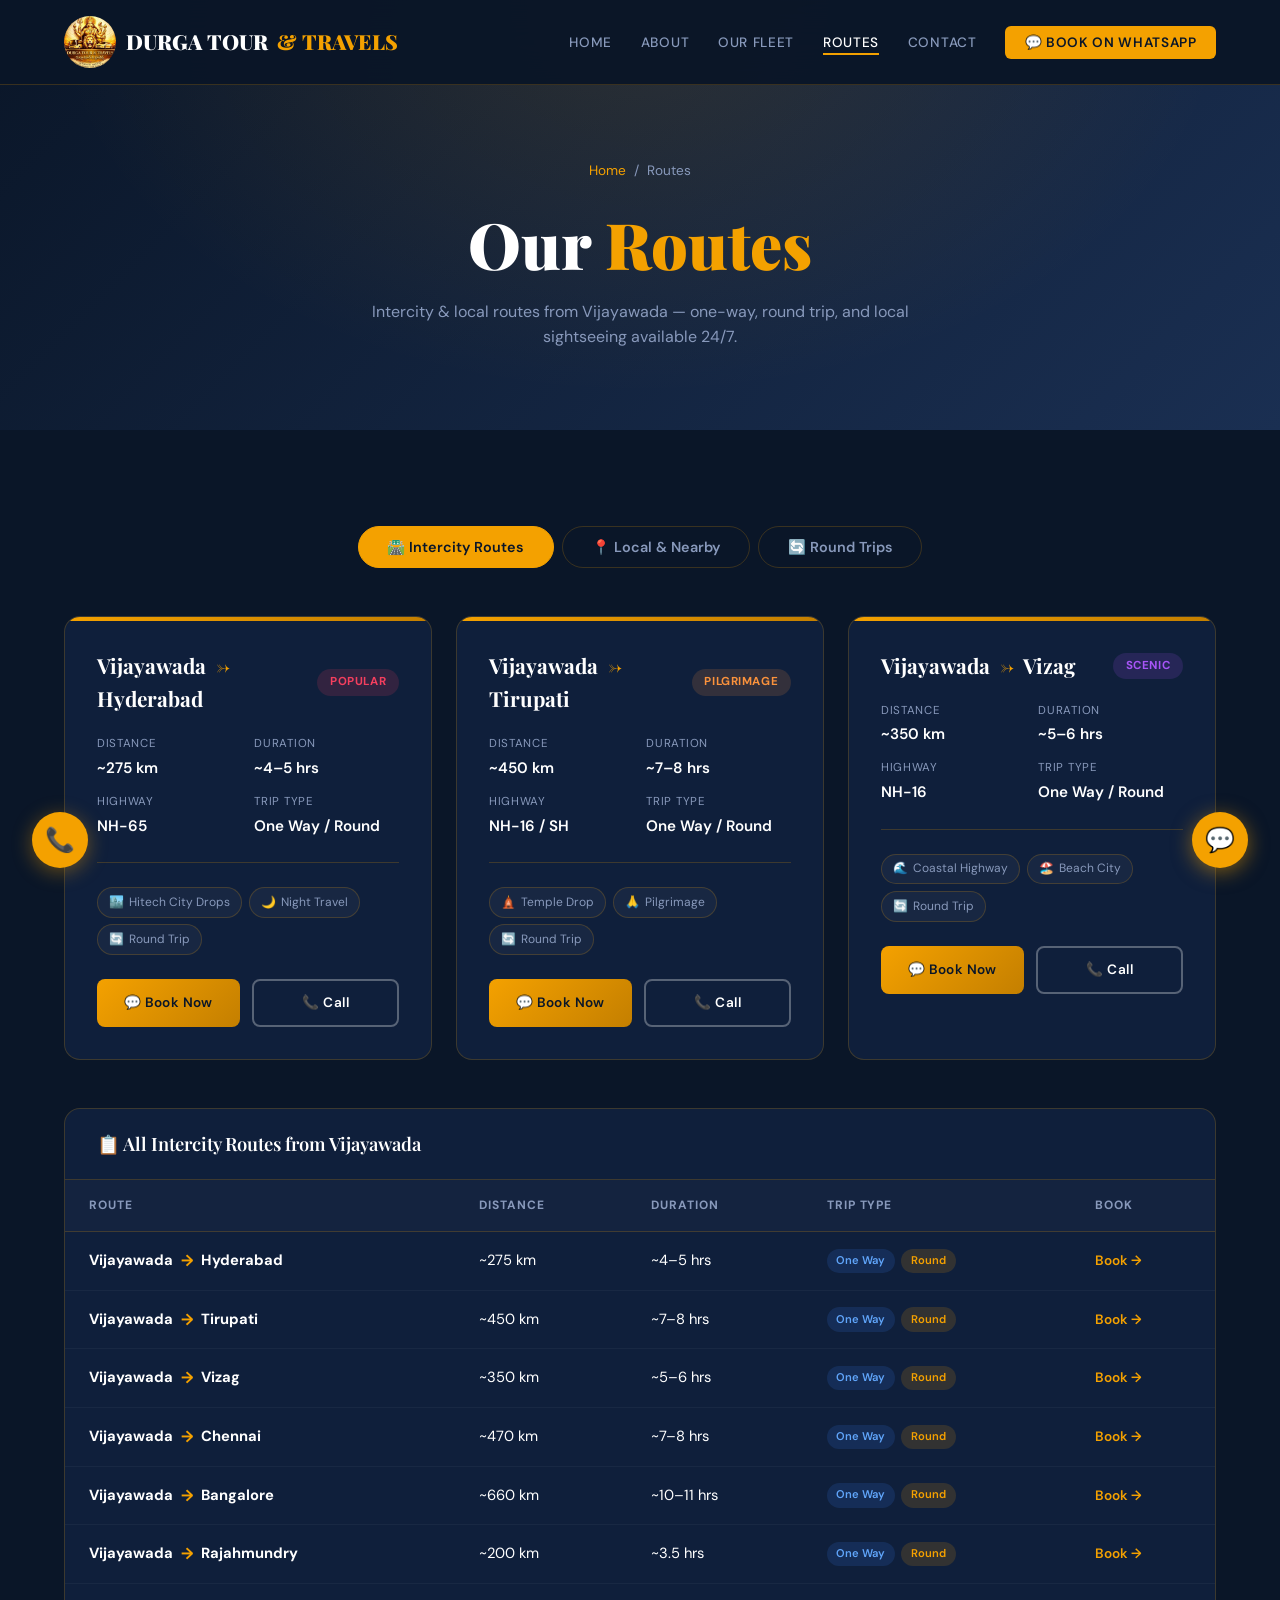
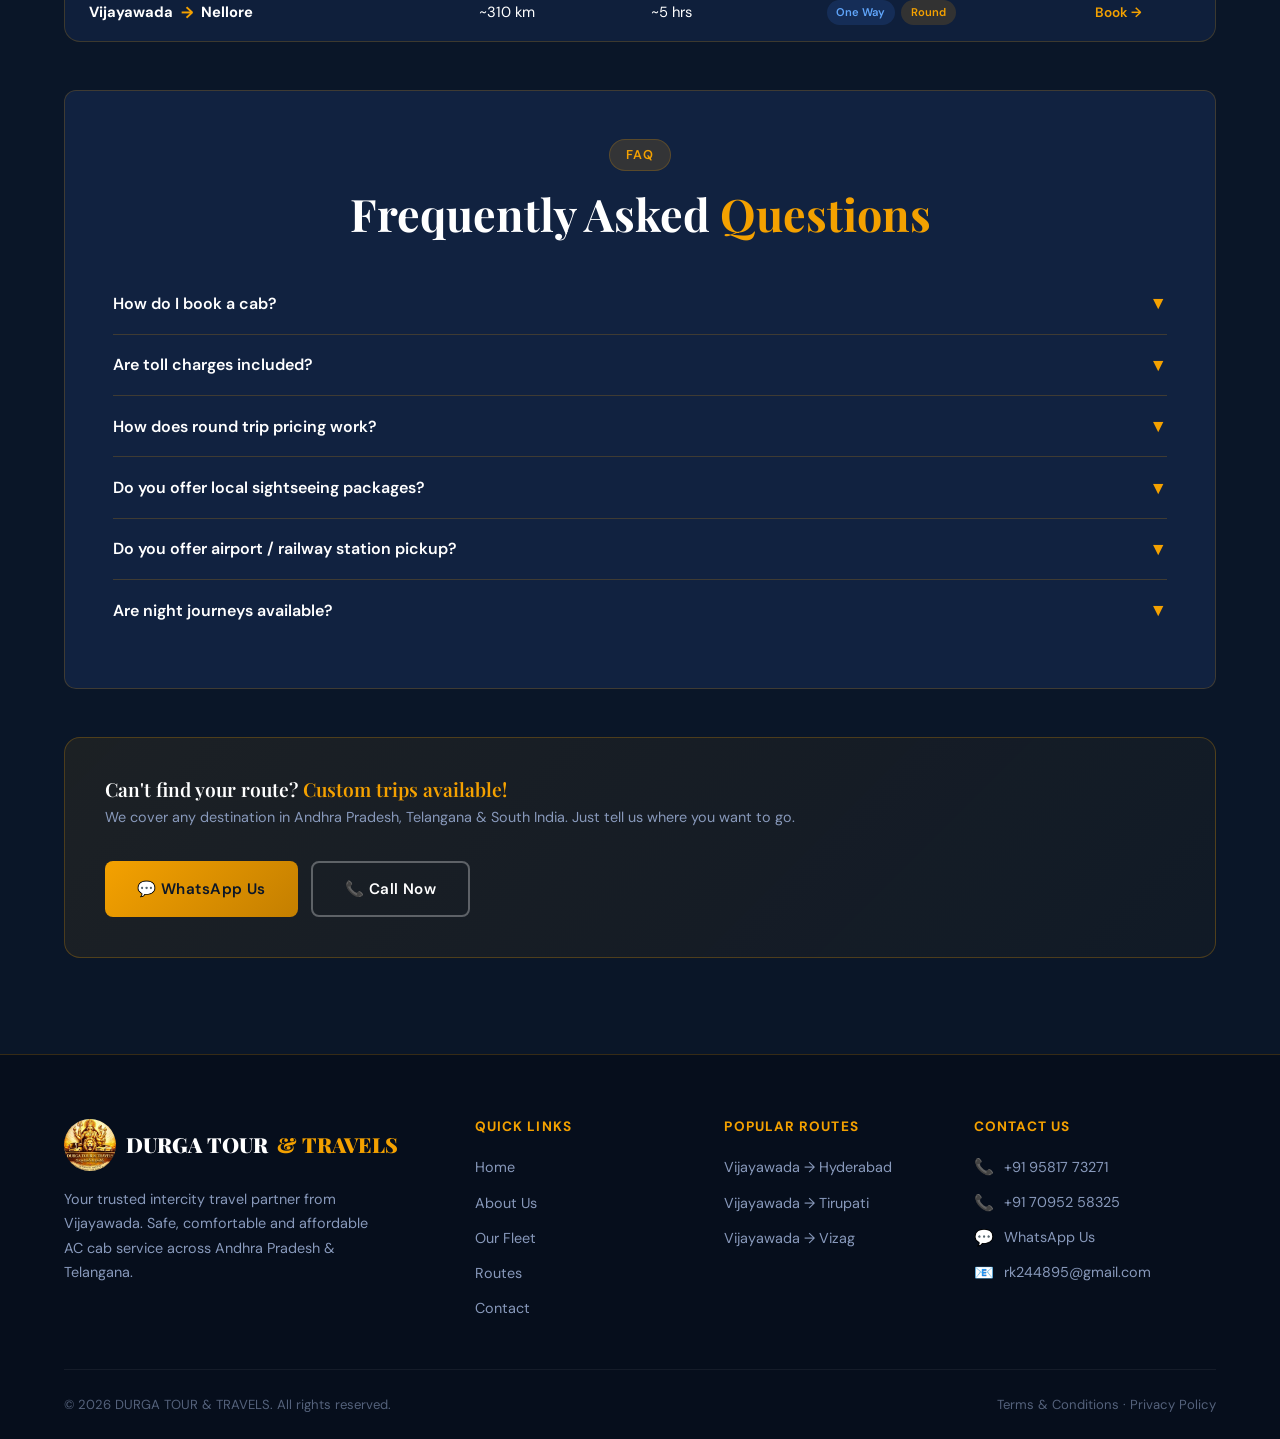
<file: routes.html>
<!DOCTYPE html>
<html lang="en">

<head>
  <meta charset="UTF-8" />
  <meta name="viewport" content="width=device-width, initial-scale=1.0" />
  <title>Routes – DURGA TOUR & TRAVELS | Vijayawada Cab Service</title>
  <meta name="description"
    content="Intercity & local cab routes from Vijayawada to Hyderabad, Tirupati, Vizag, Guntur, Amaravati. One-way and round trip with AC vehicles.">
  <link rel="icon" type="image/png" href="images/Logo.png">
  
  <!-- Open Graph / Facebook / WhatsApp -->
  <meta property="og:type" content="website">
  <meta property="og:url" content="https://sri-durga-travels.vercel.app/routes.html">
  <meta property="og:title" content="Our Routes – DURGA TOUR & TRAVELS | Intercity & Local">
  <meta property="og:description" content="Reliable cab service from Vijayawada to Hyderabad, Tirupati, Vizag, and more. One-way and round trip options.">
  <meta property="og:image" content="https://sri-durga-travels.vercel.app/images/innova-crysta.png">

  <link rel="stylesheet" href="css/styles.css" />
  <style>
    /* ─── Route Tabs ─── */
    .route-tabs {
      display: flex;
      justify-content: center;
      gap: 0.5rem;
      margin-bottom: 3rem;
      flex-wrap: wrap;
    }

    .route-tab {
      padding: 0.7rem 1.8rem;
      border-radius: 50px;
      border: 1px solid var(--border);
      background: transparent;
      color: var(--text-muted);
      font-family: 'DM Sans', sans-serif;
      font-size: 0.9rem;
      font-weight: 600;
      cursor: pointer;
      transition: var(--transition);
    }

    .route-tab:hover {
      border-color: var(--gold);
      color: var(--gold);
    }

    .route-tab.active {
      background: var(--gold);
      color: var(--navy);
      border-color: var(--gold);
    }

    .tab-content {
      display: none;
    }

    .tab-content.active {
      display: block;
    }

    /* ─── Route Table Card ─── */
    .routes-table-wrap {
      background: var(--card-bg);
      border: 1px solid var(--border);
      border-radius: 16px;
      overflow: hidden;
      margin-bottom: 3rem;
    }

    .routes-table-wrap h3 {
      padding: 1.5rem 2rem;
      margin: 0;
      font-size: 1.15rem;
      border-bottom: 1px solid var(--border);
      display: flex;
      align-items: center;
      gap: 0.5rem;
    }

    .routes-table {
      width: 100%;
      border-collapse: collapse;
    }

    .routes-table thead th {
      padding: 1rem 1.5rem;
      text-align: left;
      font-size: 0.75rem;
      font-weight: 700;
      color: var(--text-muted);
      text-transform: uppercase;
      letter-spacing: 0.08em;
      background: rgba(255, 255, 255, 0.02);
      border-bottom: 1px solid var(--border);
    }

    .routes-table tbody td {
      padding: 1rem 1.5rem;
      font-size: 0.92rem;
      border-bottom: 1px solid rgba(255, 255, 255, 0.04);
      vertical-align: middle;
    }

    .routes-table tbody tr:last-child td {
      border-bottom: none;
    }

    .routes-table tbody tr:hover {
      background: rgba(244, 161, 0, 0.04);
    }

    .route-name {
      font-weight: 700;
      color: var(--white);
      display: flex;
      align-items: center;
      gap: 0.5rem;
    }

    .route-name .arrow {
      color: var(--gold);
      font-size: 1rem;
    }

    .trip-badges {
      display: flex;
      gap: 0.4rem;
      flex-wrap: wrap;
    }

    .trip-badge {
      padding: 0.2rem 0.6rem;
      border-radius: 20px;
      font-size: 0.7rem;
      font-weight: 600;
    }

    .trip-badge.oneway {
      background: rgba(59, 130, 246, 0.15);
      color: #60a5fa;
    }

    .trip-badge.round {
      background: rgba(244, 161, 0, 0.15);
      color: var(--gold);
    }

    .trip-badge.popular {
      background: rgba(244, 63, 94, 0.15);
      color: #f43f5e;
    }

    .trip-badge.pilgrimage {
      background: rgba(251, 146, 60, 0.15);
      color: #fb923c;
    }

    .trip-badge.scenic {
      background: rgba(168, 85, 247, 0.15);
      color: #a855f7;
    }

    .book-link {
      color: var(--gold);
      font-weight: 600;
      font-size: 0.85rem;
      text-decoration: none;
      transition: var(--transition);
      white-space: nowrap;
    }

    .book-link:hover {
      color: var(--white);
    }

    /* ─── Featured Route Cards ─── */
    .featured-routes {
      display: grid;
      grid-template-columns: repeat(auto-fit, minmax(320px, 1fr));
      gap: 1.5rem;
      margin-bottom: 3rem;
    }

    .featured-card {
      background: var(--card-bg);
      border: 1px solid var(--border);
      border-radius: 16px;
      padding: 2rem;
      position: relative;
      overflow: hidden;
      transition: var(--transition);
    }

    .featured-card:hover {
      border-color: rgba(244, 161, 0, 0.4);
      transform: translateY(-4px);
    }

    .featured-card::before {
      content: '';
      position: absolute;
      top: 0;
      left: 0;
      right: 0;
      height: 4px;
      background: linear-gradient(90deg, var(--gold), var(--gold-dark));
    }

    .fc-header {
      display: flex;
      align-items: center;
      justify-content: space-between;
      margin-bottom: 1.2rem;
    }

    .fc-route {
      font-family: 'Playfair Display', serif;
      font-size: 1.3rem;
      font-weight: 700;
    }

    .fc-route .arrow {
      color: var(--gold);
      margin: 0 0.3rem;
    }

    .fc-badge {
      padding: 0.25rem 0.8rem;
      border-radius: 20px;
      font-size: 0.72rem;
      font-weight: 700;
      text-transform: uppercase;
      letter-spacing: 0.05em;
    }

    .fc-details {
      display: grid;
      grid-template-columns: 1fr 1fr;
      gap: 0.8rem;
      margin-bottom: 1.5rem;
      padding-bottom: 1.5rem;
      border-bottom: 1px solid var(--border);
    }

    .fc-detail {
      display: flex;
      flex-direction: column;
      gap: 0.15rem;
    }

    .fc-detail-label {
      font-size: 0.72rem;
      color: var(--text-muted);
      text-transform: uppercase;
      letter-spacing: 0.06em;
    }

    .fc-detail-value {
      font-size: 0.95rem;
      font-weight: 600;
      color: var(--white);
    }

    .fc-highlights {
      display: flex;
      flex-wrap: wrap;
      gap: 0.4rem;
      margin-bottom: 1.5rem;
    }

    .fc-chip {
      display: inline-flex;
      align-items: center;
      gap: 0.3rem;
      background: rgba(255, 255, 255, 0.04);
      border: 1px solid var(--border);
      padding: 0.3rem 0.7rem;
      border-radius: 20px;
      font-size: 0.75rem;
      color: var(--text-muted);
    }

    .fc-chip span {
      color: var(--gold);
    }

    .fc-actions {
      display: flex;
      gap: 0.8rem;
    }

    .fc-actions .btn {
      flex: 1;
      justify-content: center;
      font-size: 0.85rem;
      padding: 0.7rem;
    }

    /* ─── Local Routes ─── */
    .local-grid {
      display: grid;
      grid-template-columns: repeat(auto-fit, minmax(240px, 1fr));
      gap: 1.2rem;
    }

    .local-card {
      background: var(--card-bg);
      border: 1px solid var(--border);
      border-radius: 12px;
      padding: 1.5rem;
      transition: var(--transition);
      display: flex;
      flex-direction: column;
      gap: 0.8rem;
    }

    .local-card:hover {
      border-color: rgba(244, 161, 0, 0.4);
      transform: translateY(-3px);
    }

    .local-header {
      display: flex;
      align-items: center;
      justify-content: space-between;
    }

    .local-name {
      font-weight: 700;
      font-size: 1rem;
      color: var(--white);
    }

    .local-name .emoji {
      margin-right: 0.4rem;
    }

    .local-meta {
      display: flex;
      gap: 1.2rem;
      font-size: 0.82rem;
      color: var(--text-muted);
    }

    .local-meta strong {
      color: var(--off-white);
    }

    .local-desc {
      font-size: 0.85rem;
      color: var(--text-muted);
      line-height: 1.5;
    }

    /* ─── FAQ ─── */
    .faq-wrap {
      background: var(--navy-light);
      border-radius: var(--radius);
      padding: 3rem;
      margin-top: 1rem;
      border: 1px solid var(--border);
    }

    .faq-item {
      border-bottom: 1px solid var(--border);
    }

    .faq-item:last-child {
      border-bottom: none;
    }

    .faq-q {
      width: 100%;
      background: none;
      border: none;
      color: var(--white);
      font-family: 'DM Sans', sans-serif;
      font-size: 1rem;
      font-weight: 600;
      text-align: left;
      padding: 1.2rem 0;
      cursor: pointer;
      display: flex;
      justify-content: space-between;
      align-items: center;
      transition: var(--transition);
    }

    .faq-q:hover {
      color: var(--gold);
    }

    .faq-arrow {
      color: var(--gold);
      font-size: 1.1rem;
      transition: var(--transition);
      flex-shrink: 0;
    }

    .faq-a {
      max-height: 0;
      overflow: hidden;
      transition: max-height 0.4s ease;
    }

    .faq-a p {
      padding-bottom: 1.2rem;
      font-size: 0.9rem;
      line-height: 1.7;
    }

    .faq-item.open .faq-a {
      max-height: 200px;
    }

    .faq-item.open .faq-arrow {
      transform: rotate(180deg);
    }

    /* ─── CTA Strip ─── */
    .cta-strip {
      background: linear-gradient(135deg, rgba(244, 161, 0, 0.08), rgba(244, 161, 0, 0.03));
      border: 1px solid rgba(244, 161, 0, 0.25);
      border-radius: 16px;
      padding: 2.5rem;
      display: flex;
      align-items: center;
      justify-content: space-between;
      gap: 2rem;
      flex-wrap: wrap;
      margin-top: 3rem;
    }

    .cta-strip-text h3 {
      margin-bottom: 0.3rem;
      font-size: 1.2rem;
    }

    .cta-strip-text p {
      font-size: 0.9rem;
      color: var(--text-muted);
      margin: 0;
    }

    .cta-strip-actions {
      display: flex;
      gap: 0.8rem;
      flex-wrap: wrap;
    }

    @media (max-width: 768px) {
      .route-tabs {
        gap: 0.4rem;
      }

      .route-tab {
        padding: 0.55rem 1rem;
        font-size: 0.8rem;
      }

      .routes-table thead {
        display: none;
      }

      .routes-table tbody td {
        display: block;
        padding: 0.4rem 1.2rem;
        text-align: left;
      }

      .routes-table tbody td:first-child {
        padding-top: 1rem;
      }

      .routes-table tbody td:last-child {
        padding-bottom: 1rem;
      }

      .routes-table tbody td::before {
        content: attr(data-label);
        font-size: 0.68rem;
        color: var(--text-muted);
        text-transform: uppercase;
        letter-spacing: 0.06em;
        display: block;
        margin-bottom: 0.15rem;
      }

      .featured-routes {
        grid-template-columns: 1fr;
      }

      .fc-details {
        grid-template-columns: 1fr 1fr;
        gap: 0.6rem;
      }

      .fc-route {
        font-size: 1.1rem;
      }

      .fc-actions {
        flex-direction: column;
      }

      .local-grid {
        grid-template-columns: 1fr;
      }

      .cta-strip {
        flex-direction: column;
        text-align: center;
        padding: 1.5rem;
        gap: 1.2rem;
      }

      .cta-strip-actions {
        width: 100%;
        flex-direction: column;
      }

      .cta-strip-actions .btn {
        width: 100%;
        justify-content: center;
      }

      .faq-wrap {
        padding: 1.5rem;
      }

      .faq-q {
        font-size: 0.9rem;
        padding: 1rem 0;
        gap: 0.5rem;
      }

      .faq-a p {
        font-size: 0.85rem;
      }

      .routes-table-wrap h3 {
        padding: 1rem 1.2rem;
        font-size: 1rem;
      }
    }

    @media (max-width: 480px) {
      .route-tabs {
        flex-direction: column;
        align-items: stretch;
      }

      .route-tab {
        text-align: center;
        font-size: 0.82rem;
        padding: 0.6rem 1rem;
        border-radius: 8px;
      }

      .featured-card {
        padding: 1.2rem;
      }

      .fc-route {
        font-size: 1rem;
      }

      .fc-badge {
        font-size: 0.65rem;
      }

      .fc-detail-label {
        font-size: 0.65rem;
      }

      .fc-detail-value {
        font-size: 0.85rem;
      }

      .fc-chip {
        font-size: 0.68rem;
        padding: 0.2rem 0.5rem;
      }

      .local-card {
        padding: 1.2rem;
      }

      .routes-table tbody td {
        padding: 0.35rem 1rem;
        font-size: 0.85rem;
      }

      .cta-strip {
        padding: 1.2rem;
      }

      .cta-strip-text h3 {
        font-size: 1rem;
      }

      .cta-strip-text p {
        font-size: 0.82rem;
      }
    }
  </style>
</head>

<body>

  <nav class="navbar">
    <a href="index.html" class="logo">
      <div class="logo-icon"><img src="images/Logo.png" alt="Logo"></div> DURGA TOUR <span>& TRAVELS</span>
    </a>
    <ul class="nav-links">
      <li><a href="index.html">Home</a></li>
      <li><a href="about.html">About</a></li>
      <li><a href="fleet.html">Our Fleet</a></li>
      <li><a href="routes.html">Routes</a></li>
      <!-- <li><a href="blog.html">Blog</a></li> -->
      <li><a href="contact.html">Contact</a></li>
      <li><a href="https://wa.me/919581773271" target="_blank" class="nav-cta">💬 Book on WhatsApp</a></li>
    </ul>
    <button class="hamburger"><span></span><span></span><span></span></button>
  </nav>
  <nav class="mobile-menu">
    <a href="index.html">Home</a><a href="about.html">About</a>
    <a href="fleet.html">Our Fleet</a><a href="routes.html">Routes</a>
    <!-- <a href="blog.html">Blog</a> --><a href="contact.html">Contact</a>
    <a href="https://wa.me/919581773271" target="_blank">💬 Book on WhatsApp</a>
  </nav>

  <div class="page-hero">
    <div class="breadcrumb"><a href="index.html">Home</a> <span>/</span> Routes</div>
    <h1>Our <span class="gold-text">Routes</span></h1>
    <p>Intercity & local routes from Vijayawada — one-way, round trip, and local sightseeing available 24/7.</p>
  </div>

  <section>

    <!-- TABS -->
    <div class="route-tabs">
      <button class="route-tab active" onclick="showTab('intercity')">🛣️ Intercity Routes</button>
      <button class="route-tab" onclick="showTab('local')">📍 Local & Nearby</button>
      <button class="route-tab" onclick="showTab('roundtrip')">🔄 Round Trips</button>
    </div>

    <!-- ════════════════════════════════════════════ -->
    <!-- TAB 1: INTERCITY ROUTES                      -->
    <!-- ════════════════════════════════════════════ -->
    <div id="tab-intercity" class="tab-content active">

      <!-- FEATURED ROUTE CARDS -->
      <div class="featured-routes">

        <!-- Hyderabad -->
        <div class="featured-card reveal">
          <div class="fc-header">
            <div class="fc-route">Vijayawada <span class="arrow">→</span> Hyderabad</div>
            <span class="fc-badge trip-badge popular">Popular</span>
          </div>
          <div class="fc-details">
            <div class="fc-detail">
              <span class="fc-detail-label">Distance</span>
              <span class="fc-detail-value">~275 km</span>
            </div>
            <div class="fc-detail">
              <span class="fc-detail-label">Duration</span>
              <span class="fc-detail-value">~4–5 hrs</span>
            </div>
            <div class="fc-detail">
              <span class="fc-detail-label">Highway</span>
              <span class="fc-detail-value">NH-65</span>
            </div>
            <div class="fc-detail">
              <span class="fc-detail-label">Trip Type</span>
              <span class="fc-detail-value">One Way / Round</span>
            </div>
          </div>
          <div class="fc-highlights">
            <div class="fc-chip"><span>🏙️</span> Hitech City Drops</div>
            <div class="fc-chip"><span>🌙</span> Night Travel</div>
            <div class="fc-chip"><span>🔄</span> Round Trip</div>
          </div>
          <div class="fc-actions">
            <a href="https://wa.me/919581773271?text=Hi! I need a cab from Vijayawada to Hyderabad." target="_blank"
              class="btn btn-whatsapp">💬 Book Now</a>
            <a href="tel:+919581773271" class="btn btn-outline">📞 Call</a>
          </div>
        </div>

        <!-- Tirupati -->
        <div class="featured-card reveal delay-1">
          <div class="fc-header">
            <div class="fc-route">Vijayawada <span class="arrow">→</span> Tirupati</div>
            <span class="fc-badge trip-badge pilgrimage">Pilgrimage</span>
          </div>
          <div class="fc-details">
            <div class="fc-detail">
              <span class="fc-detail-label">Distance</span>
              <span class="fc-detail-value">~450 km</span>
            </div>
            <div class="fc-detail">
              <span class="fc-detail-label">Duration</span>
              <span class="fc-detail-value">~7–8 hrs</span>
            </div>
            <div class="fc-detail">
              <span class="fc-detail-label">Highway</span>
              <span class="fc-detail-value">NH-16 / SH</span>
            </div>
            <div class="fc-detail">
              <span class="fc-detail-label">Trip Type</span>
              <span class="fc-detail-value">One Way / Round</span>
            </div>
          </div>
          <div class="fc-highlights">
            <div class="fc-chip"><span>🛕</span> Temple Drop</div>
            <div class="fc-chip"><span>🙏</span> Pilgrimage</div>
            <div class="fc-chip"><span>🔄</span> Round Trip</div>
          </div>
          <div class="fc-actions">
            <a href="https://wa.me/919581773271?text=Hi! I need a cab from Vijayawada to Tirupati." target="_blank"
              class="btn btn-whatsapp">💬 Book Now</a>
            <a href="tel:+919581773271" class="btn btn-outline">📞 Call</a>
          </div>
        </div>

        <!-- Vizag -->
        <div class="featured-card reveal delay-2">
          <div class="fc-header">
            <div class="fc-route">Vijayawada <span class="arrow">→</span> Vizag</div>
            <span class="fc-badge trip-badge scenic">Scenic</span>
          </div>
          <div class="fc-details">
            <div class="fc-detail">
              <span class="fc-detail-label">Distance</span>
              <span class="fc-detail-value">~350 km</span>
            </div>
            <div class="fc-detail">
              <span class="fc-detail-label">Duration</span>
              <span class="fc-detail-value">~5–6 hrs</span>
            </div>
            <div class="fc-detail">
              <span class="fc-detail-label">Highway</span>
              <span class="fc-detail-value">NH-16</span>
            </div>
            <div class="fc-detail">
              <span class="fc-detail-label">Trip Type</span>
              <span class="fc-detail-value">One Way / Round</span>
            </div>
          </div>
          <div class="fc-highlights">
            <div class="fc-chip"><span>🌊</span> Coastal Highway</div>
            <div class="fc-chip"><span>🏖️</span> Beach City</div>
            <div class="fc-chip"><span>🔄</span> Round Trip</div>
          </div>
          <div class="fc-actions">
            <a href="https://wa.me/919581773271?text=Hi! I need a cab from Vijayawada to Vizag." target="_blank"
              class="btn btn-whatsapp">💬 Book Now</a>
            <a href="tel:+919581773271" class="btn btn-outline">📞 Call</a>
          </div>
        </div>

      </div>

      <!-- ALL INTERCITY ROUTES TABLE -->
      <div class="routes-table-wrap reveal">
        <h3>📋 All Intercity Routes from Vijayawada</h3>
        <table class="routes-table">
          <thead>
            <tr>
              <th>Route</th>
              <th>Distance</th>
              <th>Duration</th>
              <th>Trip Type</th>
              <th>Book</th>
            </tr>
          </thead>
          <tbody>
            <tr>
              <td data-label="Route">
                <div class="route-name">Vijayawada <span class="arrow">→</span> Hyderabad</div>
              </td>
              <td data-label="Distance">~275 km</td>
              <td data-label="Duration">~4–5 hrs</td>
              <td data-label="Trip Type">
                <div class="trip-badges">
                  <span class="trip-badge oneway">One Way</span>
                  <span class="trip-badge round">Round</span>
                </div>
              </td>
              <td data-label="Book"><a class="book-link"
                  href="https://wa.me/919581773271?text=Hi! Cab from Vijayawada to Hyderabad." target="_blank">Book
                  →</a>
              </td>
            </tr>
            <tr>
              <td data-label="Route">
                <div class="route-name">Vijayawada <span class="arrow">→</span> Tirupati</div>
              </td>
              <td data-label="Distance">~450 km</td>
              <td data-label="Duration">~7–8 hrs</td>
              <td data-label="Trip Type">
                <div class="trip-badges">
                  <span class="trip-badge oneway">One Way</span>
                  <span class="trip-badge round">Round</span>
                </div>
              </td>
              <td data-label="Book"><a class="book-link"
                  href="https://wa.me/919581773271?text=Hi! Cab from Vijayawada to Tirupati." target="_blank">Book →</a>
              </td>
            </tr>
            <tr>
              <td data-label="Route">
                <div class="route-name">Vijayawada <span class="arrow">→</span> Vizag</div>
              </td>
              <td data-label="Distance">~350 km</td>
              <td data-label="Duration">~5–6 hrs</td>
              <td data-label="Trip Type">
                <div class="trip-badges">
                  <span class="trip-badge oneway">One Way</span>
                  <span class="trip-badge round">Round</span>
                </div>
              </td>
              <td data-label="Book"><a class="book-link"
                  href="https://wa.me/919581773271?text=Hi! Cab from Vijayawada to Vizag." target="_blank">Book →</a>
              </td>
            </tr>
            <tr>
              <td data-label="Route">
                <div class="route-name">Vijayawada <span class="arrow">→</span> Chennai</div>
              </td>
              <td data-label="Distance">~470 km</td>
              <td data-label="Duration">~7–8 hrs</td>
              <td data-label="Trip Type">
                <div class="trip-badges">
                  <span class="trip-badge oneway">One Way</span>
                  <span class="trip-badge round">Round</span>
                </div>
              </td>
              <td data-label="Book"><a class="book-link"
                  href="https://wa.me/919581773271?text=Hi! Cab from Vijayawada to Chennai." target="_blank">Book →</a>
              </td>
            </tr>
            <tr>
              <td data-label="Route">
                <div class="route-name">Vijayawada <span class="arrow">→</span> Bangalore</div>
              </td>
              <td data-label="Distance">~660 km</td>
              <td data-label="Duration">~10–11 hrs</td>
              <td data-label="Trip Type">
                <div class="trip-badges">
                  <span class="trip-badge oneway">One Way</span>
                  <span class="trip-badge round">Round</span>
                </div>
              </td>
              <td data-label="Book"><a class="book-link"
                  href="https://wa.me/919581773271?text=Hi! Cab from Vijayawada to Bangalore." target="_blank">Book
                  →</a></td>
            </tr>
            <tr>
              <td data-label="Route">
                <div class="route-name">Vijayawada <span class="arrow">→</span> Rajahmundry</div>
              </td>
              <td data-label="Distance">~200 km</td>
              <td data-label="Duration">~3.5 hrs</td>
              <td data-label="Trip Type">
                <div class="trip-badges">
                  <span class="trip-badge oneway">One Way</span>
                  <span class="trip-badge round">Round</span>
                </div>
              </td>
              <td data-label="Book"><a class="book-link"
                  href="https://wa.me/919581773271?text=Hi! Cab from Vijayawada to Rajahmundry." target="_blank">Book
                  →</a></td>
            </tr>
            <tr>
              <td data-label="Route">
                <div class="route-name">Vijayawada <span class="arrow">→</span> Nellore</div>
              </td>
              <td data-label="Distance">~310 km</td>
              <td data-label="Duration">~5 hrs</td>
              <td data-label="Trip Type">
                <div class="trip-badges">
                  <span class="trip-badge oneway">One Way</span>
                  <span class="trip-badge round">Round</span>
                </div>
              </td>
              <td data-label="Book"><a class="book-link"
                  href="https://wa.me/919581773271?text=Hi! Cab from Vijayawada to Nellore." target="_blank">Book →</a>
              </td>
            </tr>
          </tbody>
        </table>
      </div>
    </div>

    <!-- ════════════════════════════════════════════ -->
    <!-- TAB 2: LOCAL & NEARBY                        -->
    <!-- ════════════════════════════════════════════ -->
    <div id="tab-local" class="tab-content">

      <div class="section-header" style="margin-bottom: 2rem;">
        <h2>Local Vijayawada & <span class="gold-text">Nearby Destinations</span></h2>
        <p>Short trips around Vijayawada — temples, sightseeing, and day outings at affordable rates.</p>
      </div>

      <div class="local-grid">

        <div class="local-card reveal">
          <div class="local-header">
            <div class="local-name"><span class="emoji">🏛️</span> Amaravati</div>
            <span class="trip-badge popular">Popular</span>
          </div>
          <div class="local-meta">
            <div>📏 <strong>~30 km</strong></div>
            <div>⏱️ <strong>~45 min</strong></div>
          </div>
          <div class="local-desc">Ancient Buddhist capital & new AP capital site. Visit the stupa, museum, and Dhyana
            Buddha statue.</div>
          <a href="https://wa.me/919581773271?text=Hi! I need a cab from Vijayawada to Amaravati." target="_blank"
            class="btn btn-whatsapp" style="font-size:0.82rem;padding:0.5rem 1rem;">💬 Book</a>
        </div>

        <div class="local-card reveal delay-1">
          <div class="local-header">
            <div class="local-name"><span class="emoji">🏙️</span> Guntur</div>
            <span class="trip-badge popular">Popular</span>
          </div>
          <div class="local-meta">
            <div>📏 <strong>~35 km</strong></div>
            <div>⏱️ <strong>~50 min</strong></div>
          </div>
          <div class="local-desc">Major city nearby. Known for Kondaveedu Fort, Uppalapadu Bird Sanctuary, and famous
            spice market.</div>
          <a href="https://wa.me/919581773271?text=Hi! I need a cab from Vijayawada to Guntur." target="_blank"
            class="btn btn-whatsapp" style="font-size:0.82rem;padding:0.5rem 1rem;">💬 Book</a>
        </div>

        <div class="local-card reveal delay-2">
          <div class="local-header">
            <div class="local-name"><span class="emoji">🛕</span> Mangalagiri</div>
          </div>
          <div class="local-meta">
            <div>📏 <strong>~15 km</strong></div>
            <div>⏱️ <strong>~25 min</strong></div>
          </div>
          <div class="local-desc">Famous Panakala Narasimha Swamy Temple on the hilltop. A must-visit for devotees.
          </div>
          <a href="https://wa.me/919581773271?text=Hi! I need a cab from Vijayawada to Mangalagiri." target="_blank"
            class="btn btn-whatsapp" style="font-size:0.82rem;padding:0.5rem 1rem;">💬 Book</a>
        </div>

        <div class="local-card reveal delay-3">
          <div class="local-header">
            <div class="local-name"><span class="emoji">🏔️</span> Kondapalli</div>
          </div>
          <div class="local-meta">
            <div>📏 <strong>~25 km</strong></div>
            <div>⏱️ <strong>~40 min</strong></div>
          </div>
          <div class="local-desc">Historic Kondapalli Fort and the famous Kondapalli toy-making village. Great for a day
            trip.</div>
          <a href="https://wa.me/919581773271?text=Hi! I need a cab from Vijayawada to Kondapalli." target="_blank"
            class="btn btn-whatsapp" style="font-size:0.82rem;padding:0.5rem 1rem;">💬 Book</a>
        </div>

        <div class="local-card reveal delay-4">
          <div class="local-header">
            <div class="local-name"><span class="emoji">🌿</span> Undavalli Caves</div>
          </div>
          <div class="local-meta">
            <div>📏 <strong>~8 km</strong></div>
            <div>⏱️ <strong>~15 min</strong></div>
          </div>
          <div class="local-desc">Ancient rock-cut caves from 4th–5th century with a stunning monolithic Vishnu statue.
          </div>
          <a href="https://wa.me/919581773271?text=Hi! I need a cab to Undavalli Caves." target="_blank"
            class="btn btn-whatsapp" style="font-size:0.82rem;padding:0.5rem 1rem;">💬 Book</a>
        </div>

        <div class="local-card reveal delay-5">
          <div class="local-header">
            <div class="local-name"><span class="emoji">🛕</span> Kanaka Durga Temple</div>
          </div>
          <div class="local-meta">
            <div>📏 <strong>~5 km</strong></div>
            <div>⏱️ <strong>~10 min</strong></div>
          </div>
          <div class="local-desc">The famous hilltop temple on Indrakeeladri. We offer hassle-free cab service to the
            temple.</div>
          <a href="https://wa.me/919581773271?text=Hi! I need a cab to Kanaka Durga Temple." target="_blank"
            class="btn btn-whatsapp" style="font-size:0.82rem;padding:0.5rem 1rem;">💬 Book</a>
        </div>

        <div class="local-card reveal">
          <div class="local-header">
            <div class="local-name"><span class="emoji">🌊</span> Prakasam Barrage</div>
          </div>
          <div class="local-meta">
            <div>📏 <strong>~3 km</strong></div>
            <div>⏱️ <strong>~8 min</strong></div>
          </div>
          <div class="local-desc">Scenic barrage across Krishna River. Perfect for an evening outing with the family.
          </div>
          <a href="https://wa.me/919581773271?text=Hi! I need a cab to Prakasam Barrage." target="_blank"
            class="btn btn-whatsapp" style="font-size:0.82rem;padding:0.5rem 1rem;">💬 Book</a>
        </div>

        <div class="local-card reveal delay-1">
          <div class="local-header">
            <div class="local-name"><span class="emoji">🏛️</span> Srisailam</div>
          </div>
          <div class="local-meta">
            <div>📏 <strong>~210 km</strong></div>
            <div>⏱️ <strong>~4 hrs</strong></div>
          </div>
          <div class="local-desc">Jyotirlinga temple on the banks of Krishna River. Popular pilgrimage & weekend trip.
          </div>
          <a href="https://wa.me/919581773271?text=Hi! I need a cab from Vijayawada to Srisailam." target="_blank"
            class="btn btn-whatsapp" style="font-size:0.82rem;padding:0.5rem 1rem;">💬 Book</a>
        </div>

      </div>
    </div>

    <!-- ════════════════════════════════════════════ -->
    <!-- TAB 3: ROUND TRIPS                           -->
    <!-- ════════════════════════════════════════════ -->
    <div id="tab-roundtrip" class="tab-content">

      <div class="section-header" style="margin-bottom: 2rem;">
        <h2>Round Trip <span class="gold-text">Packages</span></h2>
        <p>Travel to your destination and return at your convenience. All round trips include waiting charges and driver
          accommodation.</p>
      </div>

      <div class="routes-table-wrap reveal">
        <h3>🔄 Round Trip Routes from Vijayawada</h3>
        <table class="routes-table">
          <thead>
            <tr>
              <th>Route</th>
              <th>Distance (Total)</th>
              <th>Duration</th>
              <th>Includes</th>
              <th>Book</th>
            </tr>
          </thead>
          <tbody>
            <tr>
              <td data-label="Route">
                <div class="route-name">Vijayawada <span class="arrow">⇄</span> Hyderabad</div>
              </td>
              <td data-label="Distance">~550 km</td>
              <td data-label="Duration">1–2 days</td>
              <td data-label="Includes">Driver stay, tolls, parking</td>
              <td data-label="Book"><a class="book-link"
                  href="https://wa.me/919581773271?text=Hi! Round trip Vijayawada to Hyderabad." target="_blank">Book
                  →</a></td>
            </tr>
            <tr>
              <td data-label="Route">
                <div class="route-name">Vijayawada <span class="arrow">⇄</span> Tirupati</div>
              </td>
              <td data-label="Distance">~900 km</td>
              <td data-label="Duration">2–3 days</td>
              <td data-label="Includes">Driver stay, tolls, parking</td>
              <td data-label="Book"><a class="book-link"
                  href="https://wa.me/919581773271?text=Hi! Round trip Vijayawada to Tirupati." target="_blank">Book
                  →</a></td>
            </tr>
            <tr>
              <td data-label="Route">
                <div class="route-name">Vijayawada <span class="arrow">⇄</span> Vizag</div>
              </td>
              <td data-label="Distance">~700 km</td>
              <td data-label="Duration">2–3 days</td>
              <td data-label="Includes">Driver stay, tolls, parking</td>
              <td data-label="Book"><a class="book-link"
                  href="https://wa.me/919581773271?text=Hi! Round trip Vijayawada to Vizag." target="_blank">Book →</a>
              </td>
            </tr>
            <tr>
              <td data-label="Route">
                <div class="route-name">Vijayawada <span class="arrow">⇄</span> Srisailam</div>
              </td>
              <td data-label="Distance">~420 km</td>
              <td data-label="Duration">1–2 days</td>
              <td data-label="Includes">Driver stay, tolls, parking</td>
              <td data-label="Book"><a class="book-link"
                  href="https://wa.me/919581773271?text=Hi! Round trip Vijayawada to Srisailam." target="_blank">Book
                  →</a></td>
            </tr>
            <tr>
              <td data-label="Route">
                <div class="route-name">Vijayawada <span class="arrow">⇄</span> Chennai</div>
              </td>
              <td data-label="Distance">~940 km</td>
              <td data-label="Duration">2–3 days</td>
              <td data-label="Includes">Driver stay, tolls, parking</td>
              <td data-label="Book"><a class="book-link"
                  href="https://wa.me/919581773271?text=Hi! Round trip Vijayawada to Chennai." target="_blank">Book
                  →</a>
              </td>
            </tr>
            <tr>
              <td data-label="Route">
                <div class="route-name">Vijayawada <span class="arrow">⇄</span> Amaravati</div>
              </td>
              <td data-label="Distance">~60 km</td>
              <td data-label="Duration">Half day</td>
              <td data-label="Includes">Sightseeing, parking</td>
              <td data-label="Book"><a class="book-link"
                  href="https://wa.me/919581773271?text=Hi! Round trip Vijayawada to Amaravati." target="_blank">Book
                  →</a></td>
            </tr>
          </tbody>
        </table>
      </div>

      <div
        style="background:var(--card-bg); border:1px solid var(--border); border-radius:16px; padding:2rem; margin-bottom:2rem;"
        class="reveal">
        <h3 style="margin-bottom:1rem;">💡 Round Trip <span class="gold-text">Benefits</span></h3>
        <div style="display:grid; grid-template-columns:repeat(auto-fit, minmax(200px,1fr)); gap:1.5rem;">
          <div>
            <div style="font-size:1.5rem; margin-bottom:0.4rem;">💰</div>
            <h4 style="font-size:0.95rem; margin-bottom:0.3rem;">Better Rates</h4>
            <p style="font-size:0.85rem; color:var(--text-muted);">Round trips are more economical than booking two
              one-way trips separately.</p>
          </div>
          <div>
            <div style="font-size:1.5rem; margin-bottom:0.4rem;">🚗</div>
            <h4 style="font-size:0.95rem; margin-bottom:0.3rem;">Same Vehicle</h4>
            <p style="font-size:0.85rem; color:var(--text-muted);">Keep the same vehicle & driver for your entire trip.
              No hassle of rebooking.</p>
          </div>
          <div>
            <div style="font-size:1.5rem; margin-bottom:0.4rem;">⏰</div>
            <h4 style="font-size:0.95rem; margin-bottom:0.3rem;">Flexible Timing</h4>
            <p style="font-size:0.85rem; color:var(--text-muted);">Return whenever you're ready. No fixed schedules —
              travel at your convenience.</p>
          </div>
          <div>
            <div style="font-size:1.5rem; margin-bottom:0.4rem;">🏨</div>
            <h4 style="font-size:0.95rem; margin-bottom:0.3rem;">Driver Stay Included</h4>
            <p style="font-size:0.85rem; color:var(--text-muted);">Driver accommodation and allowance included in the
              fare. No hidden costs.</p>
          </div>
        </div>
      </div>
    </div>

    <!-- ════════════════════════════════════════════ -->
    <!-- FAQ (always visible)                         -->
    <!-- ════════════════════════════════════════════ -->
    <div class="faq-wrap reveal">
      <div class="section-header" style="margin-bottom:2rem;">
        <span class="section-tag">FAQ</span>
        <h2>Frequently Asked <span class="gold-text">Questions</span></h2>
      </div>
      <div id="faqList">
        <div class="faq-item"><button class="faq-q">How do I book a cab? <span class="faq-arrow">▼</span></button>
          <div class="faq-a">
            <p>Simply message us on WhatsApp at +91 95817 73271 or give us a call. Share your route, travel date, number
              of passengers and preferred vehicle — we'll confirm your booking instantly.</p>
          </div>
        </div>
        <div class="faq-item"><button class="faq-q">Are toll charges included? <span class="faq-arrow">▼</span></button>
          <div class="faq-a">
            <p>Toll charges on highways are included in the fare quoted. Any additional state border tolls may be
              charged extra. We always inform you upfront about the final amount before your journey.</p>
          </div>
        </div>
        <div class="faq-item"><button class="faq-q">How does round trip pricing work? <span
              class="faq-arrow">▼</span></button>
          <div class="faq-a">
            <p>Round trip fare is calculated based on total distance. It includes driver accommodation, tolls, and
              parking. Contact us for an exact quote based on your dates and vehicle preference.</p>
          </div>
        </div>
        <div class="faq-item"><button class="faq-q">Do you offer local sightseeing packages? <span
              class="faq-arrow">▼</span></button>
          <div class="faq-a">
            <p>Yes! We offer half-day and full-day local sightseeing packages covering Amaravati, Undavalli Caves,
              Mangalagiri, Kondapalli and more. Contact us for customized packages.</p>
          </div>
        </div>
        <div class="faq-item"><button class="faq-q">Do you offer airport / railway station pickup? <span
              class="faq-arrow">▼</span></button>
          <div class="faq-a">
            <p>Yes, we provide pickup and drop from Vijayawada Airport (VGA), Vijayawada Railway Station, and major
              locations across all covered cities. Just mention it when you contact us.</p>
          </div>
        </div>
        <div class="faq-item"><button class="faq-q">Are night journeys available? <span
              class="faq-arrow">▼</span></button>
          <div class="faq-a">
            <p>Yes, we operate 24/7. Night journeys are available for all routes. A nominal night surcharge may apply
              for trips starting between 10 PM and 5 AM.</p>
          </div>
        </div>
      </div>
    </div>

    <!-- CTA -->
    <div class="cta-strip reveal">
      <div class="cta-strip-text">
        <h3>Can't find your route? <span class="gold-text">Custom trips available!</span></h3>
        <p>We cover any destination in Andhra Pradesh, Telangana & South India. Just tell us where you want to go.</p>
      </div>
      <div class="cta-strip-actions">
        <a href="https://wa.me/919581773271?text=Hi! I need a cab for a custom route from Vijayawada." target="_blank"
          class="btn btn-whatsapp">💬 WhatsApp Us</a>
        <a href="tel:+919581773271" class="btn btn-outline">📞 Call Now</a>
      </div>
    </div>

  </section>

  <footer>
    <div class="footer-grid">
      <div class="footer-brand">
        <a href="index.html" class="logo">
          <div class="logo-icon"><img src="images/Logo.png" alt="Logo"></div> DURGA TOUR <span>& TRAVELS</span>
        </a>
        <p>Your trusted intercity travel partner from Vijayawada. Safe, comfortable and affordable AC cab service across
          Andhra Pradesh & Telangana.</p>
      </div>
      <div class="footer-col">
        <h4>Quick Links</h4>
        <ul>
          <li><a href="index.html">Home</a></li>
          <li><a href="about.html">About Us</a></li>
          <li><a href="fleet.html">Our Fleet</a></li>
          <li><a href="routes.html">Routes</a></li>
          <!-- <li><a href="blog.html">Blog</a></li> -->
          <li><a href="contact.html">Contact</a></li>
        </ul>
      </div>
      <div class="footer-col">
        <h4>Popular Routes</h4>
        <ul>
          <li><a href="routes.html">Vijayawada → Hyderabad</a></li>
          <li><a href="routes.html">Vijayawada → Tirupati</a></li>
          <li><a href="routes.html">Vijayawada → Vizag</a></li>
        </ul>
      </div>
      <div class="footer-col">
        <h4>Contact Us</h4>
        <div class="footer-contact-item"><span>📞</span><a href="tel:+919581773271">+91 95817 73271</a></div>
        <div class="footer-contact-item"><span>📞</span><a href="tel:+917095258325">+91 70952 58325</a></div>
        <div class="footer-contact-item"><span>💬</span><a href="https://wa.me/919581773271" target="_blank">WhatsApp
            Us</a></div>
        <div class="footer-contact-item"><span>📧</span><a href="mailto:rk244895@gmail.com">rk244895@gmail.com</a></div>
      </div>
    </div>
    <div class="footer-bottom">
      <p>© 2026 DURGA TOUR & TRAVELS. All rights reserved.</p>
      <p><a href="terms.html" style="color:inherit;">Terms & Conditions</a> · <a href="terms.html"
          style="color:inherit;">Privacy Policy</a></p>
    </div>
  </footer>

  <a href="https://wa.me/919581773271" target="_blank" class="whatsapp-float">💬</a>
  <a href="tel:+919581773271" class="call-float">📞</a>
  <button class="back-to-top" aria-label="Back to top">▲</button>

  <script src="js/main.js"></script>
  <script>
    // Tab switching
    function showTab(tabName) {
      document.querySelectorAll('.tab-content').forEach(t => t.classList.remove('active'));
      document.querySelectorAll('.route-tab').forEach(b => b.classList.remove('active'));
      document.getElementById('tab-' + tabName).classList.add('active');
      event.target.classList.add('active');
    }
  </script>
</body>

</html>
</file>
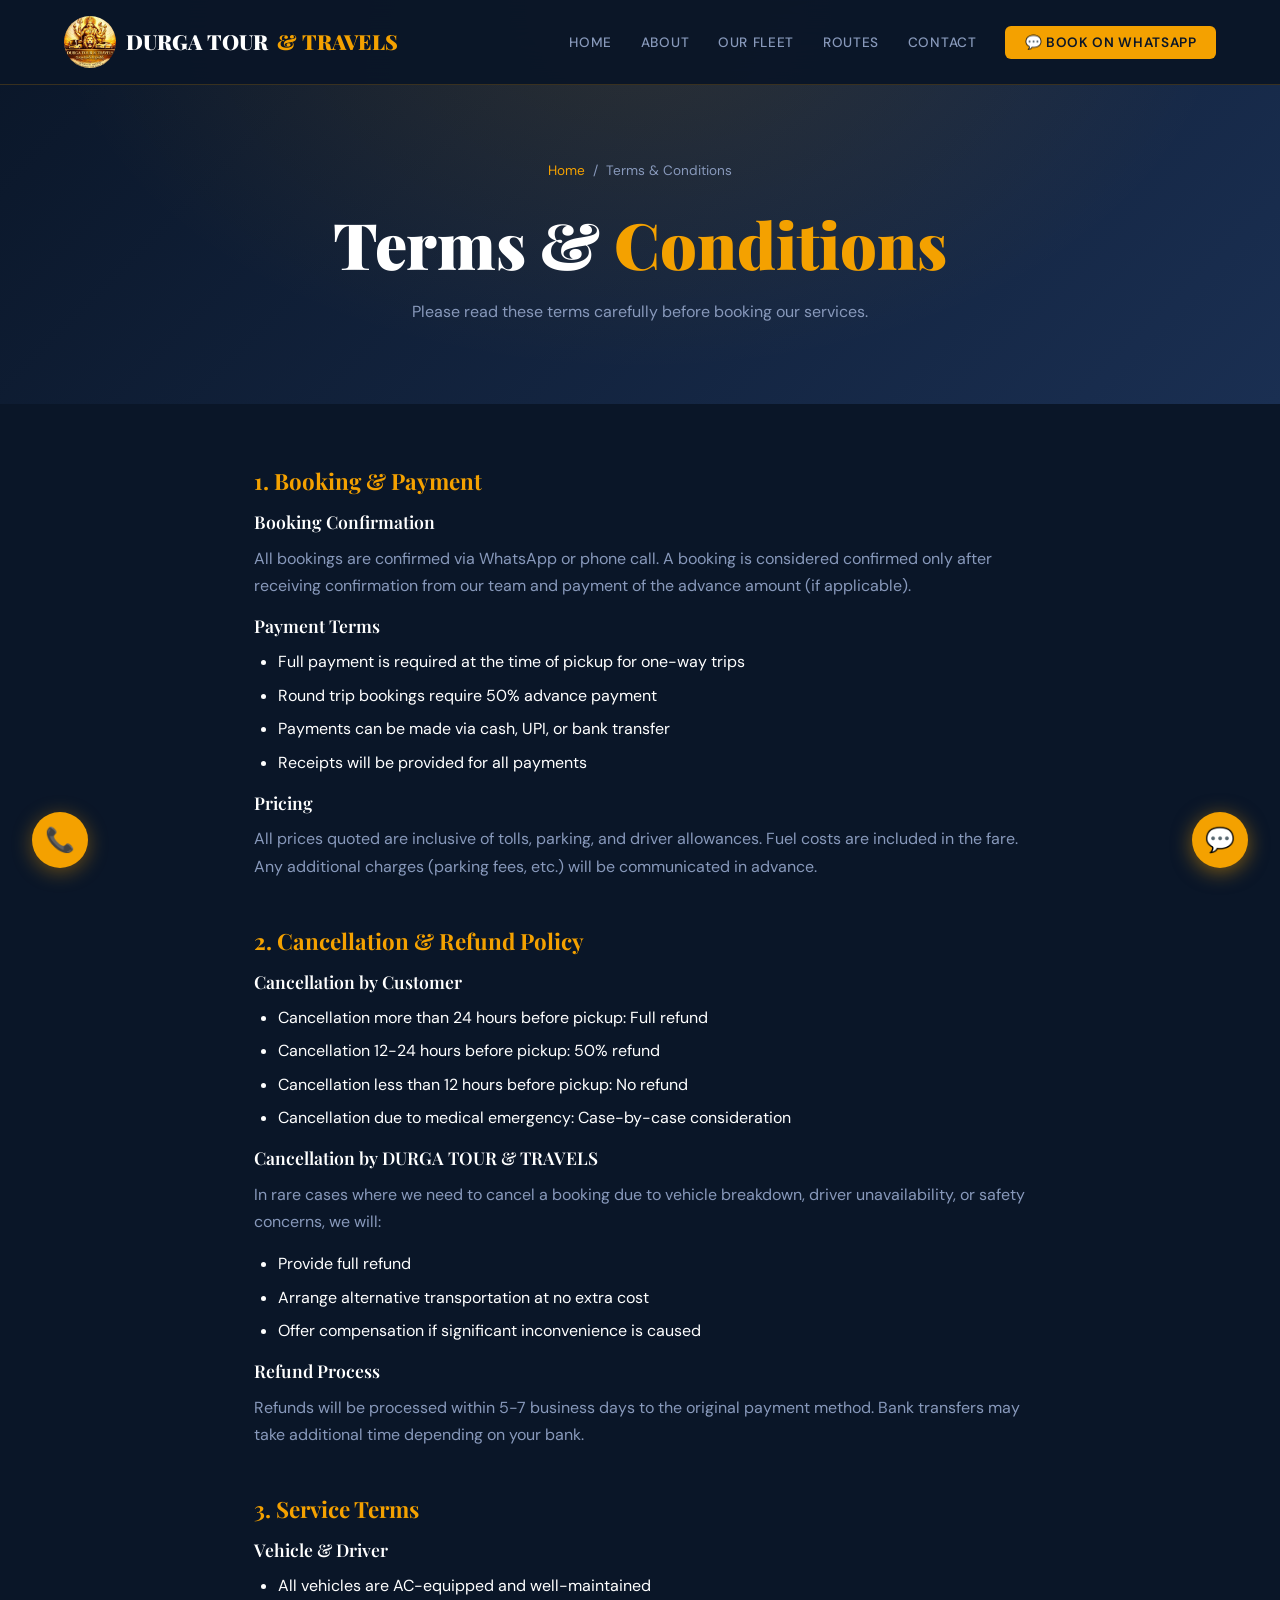
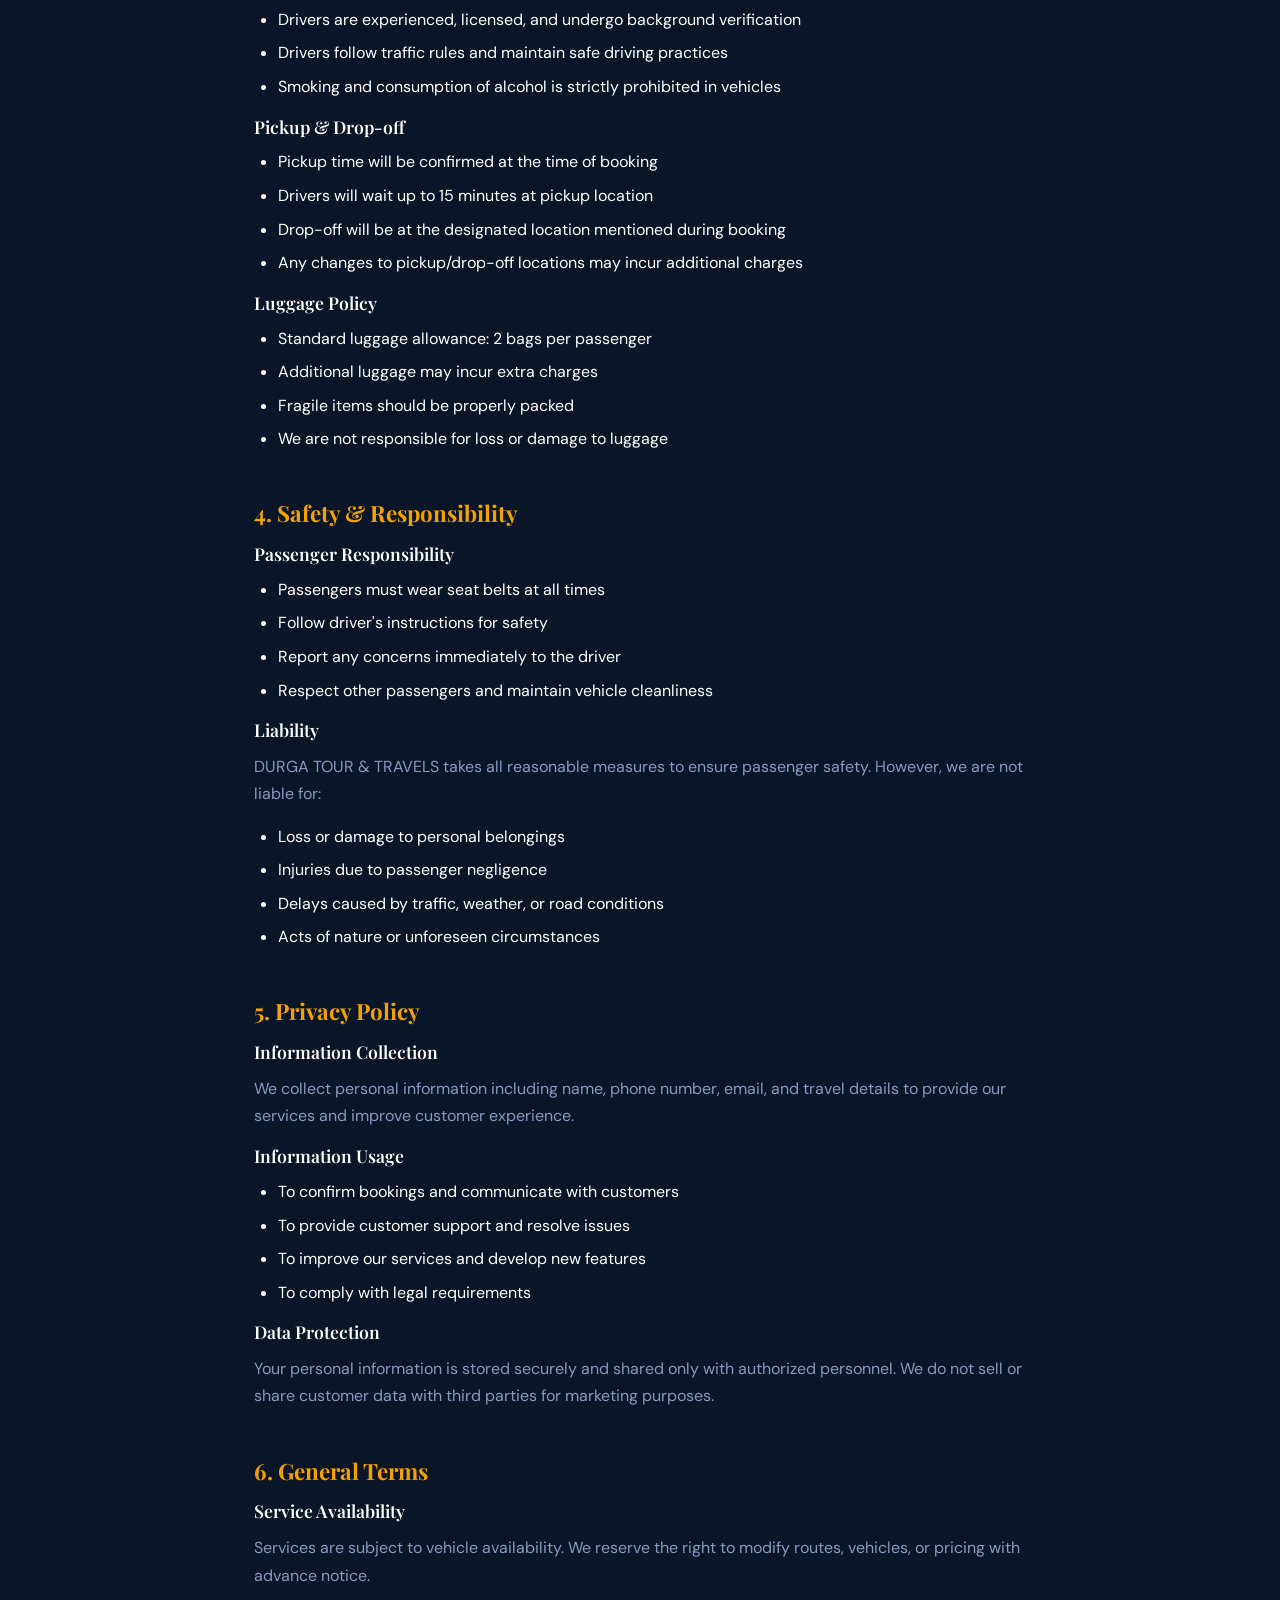
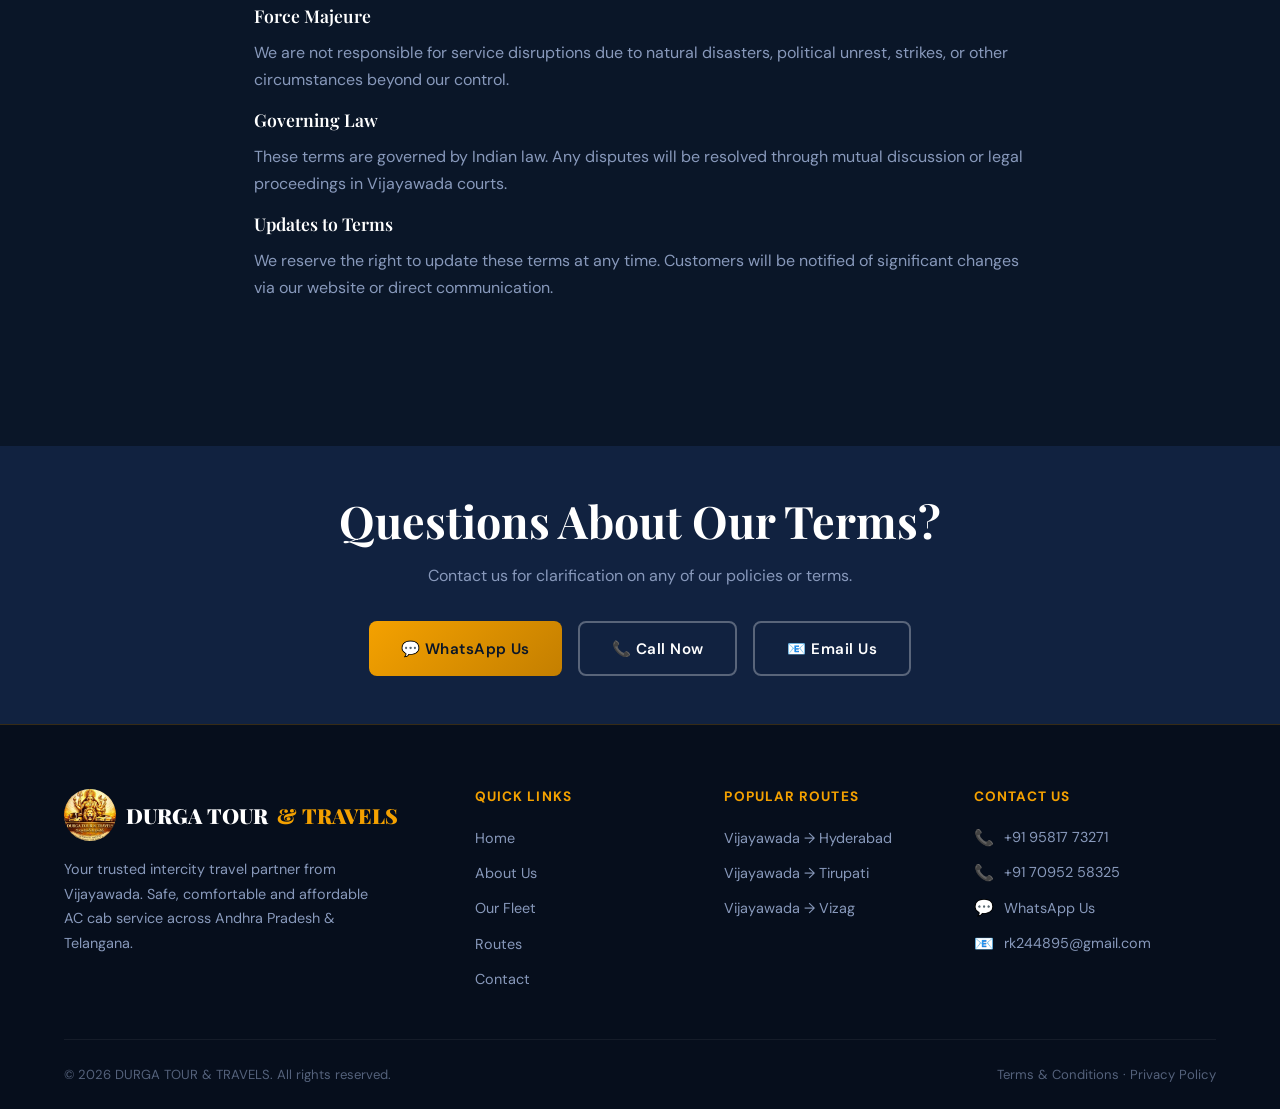
<file: terms.html>
<!DOCTYPE html>
<html lang="en">

<head>
  <meta charset="UTF-8" />
  <meta name="viewport" content="width=device-width, initial-scale=1.0" />
  <title>Terms & Conditions – DURGA TOUR & TRAVELS | Vijayawada Cab Service</title>
  <meta name="description"
    content="Terms & Conditions and policies for DURGA TOUR & TRAVELS cab booking services from Vijayawada.">
  <link rel="icon" type="image/png" href="images/Logo.png">
  
  <!-- Open Graph / Facebook / WhatsApp -->
  <meta property="og:type" content="website">
  <meta property="og:url" content="https://sri-durga-travels.vercel.app/terms.html">
  <meta property="og:title" content="Terms & Conditions – DURGA TOUR & TRAVELS">
  <meta property="og:description" content="Review our booking policies, cancellation terms, and safety guidelines for a smooth travel experience.">
  <meta property="og:image" content="https://sri-durga-travels.vercel.app/images/innova-crysta.png">

  <link rel="stylesheet" href="css/styles.css" />
  <style>
    .terms-hero {
      background: var(--navy-light);
      padding: 4rem 5% 3rem;
      text-align: center;
    }

    .terms-hero h1 {
      margin-bottom: 1rem;
    }

    .terms-hero p {
      max-width: 600px;
      margin: 0 auto;
    }

    .terms-content {
      padding: 4rem 5%;
      max-width: 900px;
      margin: 0 auto;
    }

    .terms-section {
      margin-bottom: 3rem;
    }

    .terms-section h2 {
      color: var(--gold);
      margin-bottom: 1rem;
      font-size: 1.4rem;
    }

    .terms-section h3 {
      margin-bottom: 0.8rem;
      font-size: 1.1rem;
      color: var(--white);
    }

    .terms-section p {
      margin-bottom: 1rem;
      line-height: 1.7;
    }

    .terms-section ul {
      margin-left: 1.5rem;
      margin-bottom: 1rem;
    }

    .terms-section li {
      margin-bottom: 0.5rem;
      line-height: 1.6;
    }

    .contact-section {
      background: var(--navy-light);
      padding: 3rem 5%;
      text-align: center;
      margin-top: 2rem;
    }

    .contact-section h2 {
      margin-bottom: 1rem;
    }

    .contact-section p {
      margin-bottom: 2rem;
    }
  </style>
</head>

<body>

  <nav class="navbar">
    <a href="index.html" class="logo">
      <div class="logo-icon"><img src="images/Logo.png" alt="Logo"></div> DURGA TOUR <span>& TRAVELS</span>
    </a>
    <ul class="nav-links">
      <li><a href="index.html">Home</a></li>
      <li><a href="about.html">About</a></li>
      <li><a href="fleet.html">Our Fleet</a></li>
      <li><a href="routes.html">Routes</a></li>
      <!-- <li><a href="blog.html">Blog</a></li> -->
      <li><a href="contact.html">Contact</a></li>
      <li><a href="https://wa.me/919581773271" target="_blank" class="nav-cta">💬 Book on WhatsApp</a></li>
    </ul>
    <button class="hamburger"><span></span><span></span><span></span></button>
  </nav>
  <nav class="mobile-menu">
    <a href="index.html">Home</a><a href="about.html">About</a>
    <a href="fleet.html">Our Fleet</a><a href="routes.html">Routes</a>
    <!-- <a href="blog.html">Blog</a> --><a href="contact.html">Contact</a>
    <a href="https://wa.me/919581773271" target="_blank">💬 Book on WhatsApp</a>
  </nav>

  <div class="page-hero">
    <div class="breadcrumb"><a href="index.html">Home</a> <span>/</span> Terms & Conditions</div>
    <h1>Terms & <span class="gold-text">Conditions</span></h1>
    <p>Please read these terms carefully before booking our services.</p>
  </div>

  <section class="terms-content">
    <div class="terms-section">
      <h2>1. Booking & Payment</h2>
      <h3>Booking Confirmation</h3>
      <p>All bookings are confirmed via WhatsApp or phone call. A booking is considered confirmed only after receiving
        confirmation from our team and payment of the advance amount (if applicable).</p>

      <h3>Payment Terms</h3>
      <ul>
        <li>Full payment is required at the time of pickup for one-way trips</li>
        <li>Round trip bookings require 50% advance payment</li>
        <li>Payments can be made via cash, UPI, or bank transfer</li>
        <li>Receipts will be provided for all payments</li>
      </ul>

      <h3>Pricing</h3>
      <p>All prices quoted are inclusive of tolls, parking, and driver allowances. Fuel costs are included in the fare.
        Any additional charges (parking fees, etc.) will be communicated in advance.</p>
    </div>

    <div class="terms-section">
      <h2>2. Cancellation & Refund Policy</h2>
      <h3>Cancellation by Customer</h3>
      <ul>
        <li>Cancellation more than 24 hours before pickup: Full refund</li>
        <li>Cancellation 12-24 hours before pickup: 50% refund</li>
        <li>Cancellation less than 12 hours before pickup: No refund</li>
        <li>Cancellation due to medical emergency: Case-by-case consideration</li>
      </ul>

      <h3>Cancellation by DURGA TOUR & TRAVELS</h3>
      <p>In rare cases where we need to cancel a booking due to vehicle breakdown, driver unavailability, or safety
        concerns, we will:</p>
      <ul>
        <li>Provide full refund</li>
        <li>Arrange alternative transportation at no extra cost</li>
        <li>Offer compensation if significant inconvenience is caused</li>
      </ul>

      <h3>Refund Process</h3>
      <p>Refunds will be processed within 5-7 business days to the original payment method. Bank transfers may take
        additional time depending on your bank.</p>
    </div>

    <div class="terms-section">
      <h2>3. Service Terms</h2>
      <h3>Vehicle & Driver</h3>
      <ul>
        <li>All vehicles are AC-equipped and well-maintained</li>
        <li>Drivers are experienced, licensed, and undergo background verification</li>
        <li>Drivers follow traffic rules and maintain safe driving practices</li>
        <li>Smoking and consumption of alcohol is strictly prohibited in vehicles</li>
      </ul>

      <h3>Pickup & Drop-off</h3>
      <ul>
        <li>Pickup time will be confirmed at the time of booking</li>
        <li>Drivers will wait up to 15 minutes at pickup location</li>
        <li>Drop-off will be at the designated location mentioned during booking</li>
        <li>Any changes to pickup/drop-off locations may incur additional charges</li>
      </ul>

      <h3>Luggage Policy</h3>
      <ul>
        <li>Standard luggage allowance: 2 bags per passenger</li>
        <li>Additional luggage may incur extra charges</li>
        <li>Fragile items should be properly packed</li>
        <li>We are not responsible for loss or damage to luggage</li>
      </ul>
    </div>

    <div class="terms-section">
      <h2>4. Safety & Responsibility</h2>
      <h3>Passenger Responsibility</h3>
      <ul>
        <li>Passengers must wear seat belts at all times</li>
        <li>Follow driver's instructions for safety</li>
        <li>Report any concerns immediately to the driver</li>
        <li>Respect other passengers and maintain vehicle cleanliness</li>
      </ul>

      <h3>Liability</h3>
      <p>DURGA TOUR & TRAVELS takes all reasonable measures to ensure passenger safety. However, we are not liable for:</p>
      <ul>
        <li>Loss or damage to personal belongings</li>
        <li>Injuries due to passenger negligence</li>
        <li>Delays caused by traffic, weather, or road conditions</li>
        <li>Acts of nature or unforeseen circumstances</li>
      </ul>
    </div>

    <div class="terms-section">
      <h2>5. Privacy Policy</h2>
      <h3>Information Collection</h3>
      <p>We collect personal information including name, phone number, email, and travel details to provide our services
        and improve customer experience.</p>

      <h3>Information Usage</h3>
      <ul>
        <li>To confirm bookings and communicate with customers</li>
        <li>To provide customer support and resolve issues</li>
        <li>To improve our services and develop new features</li>
        <li>To comply with legal requirements</li>
      </ul>

      <h3>Data Protection</h3>
      <p>Your personal information is stored securely and shared only with authorized personnel. We do not sell or share
        customer data with third parties for marketing purposes.</p>
    </div>

    <div class="terms-section">
      <h2>6. General Terms</h2>
      <h3>Service Availability</h3>
      <p>Services are subject to vehicle availability. We reserve the right to modify routes, vehicles, or pricing with
        advance notice.</p>

      <h3>Force Majeure</h3>
      <p>We are not responsible for service disruptions due to natural disasters, political unrest, strikes, or other
        circumstances beyond our control.</p>

      <h3>Governing Law</h3>
      <p>These terms are governed by Indian law. Any disputes will be resolved through mutual discussion or legal
        proceedings in Vijayawada courts.</p>

      <h3>Updates to Terms</h3>
      <p>We reserve the right to update these terms at any time. Customers will be notified of significant changes via
        our website or direct communication.</p>
    </div>
  </section>

  <section class="contact-section">
    <h2>Questions About Our Terms?</h2>
    <p>Contact us for clarification on any of our policies or terms.</p>
    <div style="display: flex; gap: 1rem; justify-content: center; flex-wrap: wrap;">
      <a href="https://wa.me/919581773271" target="_blank" class="btn btn-whatsapp">💬 WhatsApp Us</a>
      <a href="tel:+919581773271" class="btn btn-outline">📞 Call Now</a>
      <a href="mailto:rk244895@gmail.com" class="btn btn-outline">📧 Email Us</a>
    </div>
  </section>

  <footer>
    <div class="footer-grid">
      <div class="footer-brand">
        <a href="index.html" class="logo">
          <div class="logo-icon"><img src="images/Logo.png" alt="Logo"></div> DURGA TOUR <span>& TRAVELS</span>
        </a>
        <p>Your trusted intercity travel partner from Vijayawada. Safe, comfortable and affordable AC cab service across
          Andhra Pradesh & Telangana.</p>
      </div>
      <div class="footer-col">
        <h4>Quick Links</h4>
        <ul>
          <li><a href="index.html">Home</a></li>
          <li><a href="about.html">About Us</a></li>
          <li><a href="fleet.html">Our Fleet</a></li>
          <li><a href="routes.html">Routes</a></li>
          <!-- <li><a href="blog.html">Blog</a></li> -->
          <li><a href="contact.html">Contact</a></li>
        </ul>
      </div>
      <div class="footer-col">
        <h4>Popular Routes</h4>
        <ul>
          <li><a href="routes.html">Vijayawada → Hyderabad</a></li>
          <li><a href="routes.html">Vijayawada → Tirupati</a></li>
          <li><a href="routes.html">Vijayawada → Vizag</a></li>

        </ul>
      </div>
      <div class="footer-col">
        <h4>Contact Us</h4>
        <div class="footer-contact-item"><span>📞</span><a href="tel:+919581773271">+91 95817 73271</a></div>
        <div class="footer-contact-item"><span>📞</span><a href="tel:+917095258325">+91 70952 58325</a></div>
        <div class="footer-contact-item"><span>💬</span><a href="https://wa.me/919581773271" target="_blank">WhatsApp
            Us</a></div>
        <div class="footer-contact-item"><span>📧</span><a href="mailto:rk244895@gmail.com">rk244895@gmail.com</a></div>
      </div>
    </div>
    <div class="footer-bottom">
      <p>© 2026 DURGA TOUR & TRAVELS. All rights reserved.</p>
      <p><a href="terms.html" style="color:inherit;">Terms & Conditions</a> · <a href="terms.html"
          style="color:inherit;">Privacy Policy</a></p>
    </div>
  </footer>

  <a href="https://wa.me/919581773271" target="_blank" class="whatsapp-float">💬</a>
  <a href="tel:+919581773271" class="call-float">📞</a>
  <button class="back-to-top" aria-label="Back to top">▲</button>
  <script src="js/main.js"></script>
</body>

</html>
</file>
<file: css/styles.css>
@import url('https://fonts.googleapis.com/css2?family=Playfair+Display:wght@400;600;700;900&family=DM+Sans:wght@300;400;500;600;700&display=swap');

:root {
  --navy: #0A1628;
  --navy-light: #112240;
  --navy-mid: #1a2f52;
  --gold: #F4A100;
  --gold-light: #FFB830;
  --gold-dark: #C47F00;
  --white: #FFFFFF;
  --off-white: #F8F6F0;
  --text-muted: #8899BB;
  --card-bg: rgba(17, 34, 64, 0.8);
  --border: rgba(244, 161, 0, 0.2);
  --shadow: 0 20px 60px rgba(0, 0, 0, 0.4);
  --radius: 12px;
  --transition: all 0.35s cubic-bezier(0.4, 0, 0.2, 1);
}

*,
*::before,
*::after {
  box-sizing: border-box;
  margin: 0;
  padding: 0;
}

html {
  scroll-behavior: smooth;
}

body {
  font-family: 'DM Sans', sans-serif;
  background: var(--navy);
  color: var(--white);
  overflow-x: hidden;
  line-height: 1.6;
}

::-webkit-scrollbar {
  width: 6px;
}

::-webkit-scrollbar-track {
  background: var(--navy);
}

::-webkit-scrollbar-thumb {
  background: var(--gold);
  border-radius: 3px;
}

h1,
h2,
h3,
h4 {
  font-family: 'Playfair Display', serif;
  line-height: 1.2;
}

h1 {
  font-size: clamp(2.2rem, 5vw, 4rem);
  font-weight: 900;
}

h2 {
  font-size: clamp(1.8rem, 3.5vw, 2.8rem);
  font-weight: 700;
}

h3 {
  font-size: clamp(1.2rem, 2vw, 1.6rem);
  font-weight: 600;
}

p {
  font-size: 1rem;
  color: var(--text-muted);
}

a {
  text-decoration: none;
  color: inherit;
}

/* ── NAVBAR ── */
.navbar {
  position: fixed;
  top: 0;
  left: 0;
  right: 0;
  z-index: 1000;
  display: flex;
  align-items: center;
  justify-content: space-between;
  padding: 1rem 5%;
  background: rgba(10, 22, 40, 0.95);
  backdrop-filter: blur(20px);
  border-bottom: 1px solid var(--border);
  transition: var(--transition);
}

.navbar.scrolled {
  padding: 0.7rem 5%;
  box-shadow: 0 4px 30px rgba(0, 0, 0, 0.5);
}

.logo {
  display: flex;
  align-items: center;
  gap: 0.6rem;
  font-family: 'Playfair Display', serif;
  font-size: 1.3rem;
  font-weight: 900;
  color: var(--white);
}

.logo span {
  color: var(--gold);
}

.logo-icon {
  width: 52px;
  height: 52px;
  border-radius: 50%;
  overflow: hidden;
  display: flex;
  align-items: center;
  justify-content: center;
  flex-shrink: 0;
  background: transparent;
}

.logo-icon img {
  width: 100%;
  height: 100%;
  object-fit: cover;
  border-radius: 50%;
  transform: scale(1.4);
}

.nav-links {
  display: flex;
  align-items: center;
  gap: 1.8rem;
  list-style: none;
}

.nav-links a {
  font-size: 0.85rem;
  font-weight: 500;
  letter-spacing: 0.05em;
  color: var(--text-muted);
  transition: var(--transition);
  text-transform: uppercase;
  position: relative;
}

.nav-links a::after {
  content: '';
  position: absolute;
  bottom: -4px;
  left: 0;
  width: 0;
  height: 2px;
  background: var(--gold);
  transition: var(--transition);
}

.nav-links a:hover,
.nav-links a.active {
  color: var(--white);
}

.nav-links a:hover::after,
.nav-links a.active::after {
  width: 100%;
}

.nav-cta {
  background: var(--gold) !important;
  color: var(--navy) !important;
  padding: 0.5rem 1.2rem;
  border-radius: 6px;
  font-weight: 600 !important;
}

.nav-cta:hover {
  background: var(--gold-light) !important;
  transform: translateY(-1px);
}

.nav-cta::after {
  display: none !important;
}

.hamburger {
  display: none;
  flex-direction: column;
  gap: 5px;
  cursor: pointer;
  background: none;
  border: none;
  padding: 4px;
}

.hamburger span {
  width: 24px;
  height: 2px;
  background: var(--white);
  transition: var(--transition);
  border-radius: 2px;
}

.hamburger.open span:nth-child(1) {
  transform: rotate(45deg) translate(5px, 5px);
}

.hamburger.open span:nth-child(2) {
  opacity: 0;
}

.hamburger.open span:nth-child(3) {
  transform: rotate(-45deg) translate(5px, -5px);
}

.mobile-menu {
  display: none;
  position: fixed;
  top: 70px;
  left: 0;
  right: 0;
  z-index: 999;
  background: rgba(10, 22, 40, 0.98);
  backdrop-filter: blur(16px);
  padding: 2rem 5%;
  flex-direction: column;
  gap: 1.5rem;
  border-bottom: 1px solid var(--border);
}

.mobile-menu.open {
  display: flex;
}

.mobile-menu a {
  font-size: 1.1rem;
  font-weight: 500;
  color: var(--text-muted);
  text-transform: uppercase;
  letter-spacing: 0.05em;
  transition: var(--transition);
}

.mobile-menu a:hover,
.mobile-menu a.active {
  color: var(--gold);
}

/* ── BUTTONS ── */
.btn {
  display: inline-flex;
  align-items: center;
  gap: 0.5rem;
  padding: 0.85rem 2rem;
  border-radius: 8px;
  font-family: 'DM Sans', sans-serif;
  font-size: 0.95rem;
  font-weight: 600;
  cursor: pointer;
  border: none;
  transition: var(--transition);
  letter-spacing: 0.03em;
}

.btn-primary {
  background: var(--white);
  color: var(--navy);
}

.btn-primary:hover {
  background: var(--off-white);
  transform: translateY(-2px);
  box-shadow: 0 8px 25px rgba(255, 255, 255, 0.2);
}

.btn-outline {
  background: transparent;
  color: var(--white);
  border: 2px solid rgba(255, 255, 255, 0.3);
}

.btn-outline:hover {
  border-color: var(--gold);
  color: var(--gold);
  transform: translateY(-2px);
}

.btn-whatsapp {
  background: linear-gradient(135deg, var(--gold), var(--gold-dark));
  color: var(--navy);
  border: none;
}

.btn-whatsapp:hover {
  background: linear-gradient(135deg, var(--gold-light), var(--gold));
  transform: translateY(-2px);
  box-shadow: 0 8px 25px rgba(244, 161, 0, 0.4);
}

/* ── SECTIONS ── */
section {
  padding: 6rem 5%;
}

.section-tag {
  display: inline-block;
  background: rgba(244, 161, 0, 0.15);
  color: var(--gold);
  border: 1px solid var(--border);
  padding: 0.3rem 1rem;
  border-radius: 50px;
  font-size: 0.8rem;
  font-weight: 600;
  letter-spacing: 0.1em;
  text-transform: uppercase;
  margin-bottom: 1rem;
}

.section-header {
  text-align: center;
  margin-bottom: 4rem;
}

.section-header h2 {
  margin-bottom: 1rem;
}

.section-header p {
  max-width: 550px;
  margin: 0 auto;
}

.gold-text {
  color: var(--gold);
}

.divider {
  width: 60px;
  height: 3px;
  background: var(--gold);
  margin: 1.2rem auto;
  border-radius: 2px;
}

/* ── CARDS ── */
.card {
  background: var(--card-bg);
  border: 1px solid var(--border);
  border-radius: var(--radius);
  overflow: hidden;
  transition: var(--transition);
}

.card:hover {
  transform: translateY(-6px);
  border-color: rgba(244, 161, 0, 0.5);
  box-shadow: var(--shadow);
}

/* ── GRIDS ── */
.grid-2 {
  display: grid;
  grid-template-columns: repeat(2, 1fr);
  gap: 2rem;
}

.grid-3 {
  display: grid;
  grid-template-columns: repeat(3, 1fr);
  gap: 2rem;
}

.grid-4 {
  display: grid;
  grid-template-columns: repeat(4, 1fr);
  gap: 1.5rem;
}

/* ── TRUST BADGES ── */
.trust-badges {
  display: flex;
  flex-wrap: wrap;
  justify-content: center;
  gap: 1.5rem;
  padding: 3rem 5%;
  background: var(--navy-light);
  border-top: 1px solid var(--border);
  border-bottom: 1px solid var(--border);
}

.badge {
  display: flex;
  align-items: center;
  gap: 0.6rem;
  font-size: 0.9rem;
  font-weight: 500;
  color: var(--text-muted);
}

.badge-icon {
  width: 36px;
  height: 36px;
  background: rgba(244, 161, 0, 0.15);
  border-radius: 8px;
  display: flex;
  align-items: center;
  justify-content: center;
  font-size: 1rem;
  color: var(--gold);
}

/* ── HOW IT WORKS ── */
.how-it-works {
  padding: 5rem 5%;
  background: var(--navy);
}

.steps-grid {
  display: grid;
  grid-template-columns: repeat(3, 1fr);
  gap: 2.5rem;
  max-width: 900px;
  margin: 0 auto;
  position: relative;
}

.steps-grid::before {
  content: '';
  position: absolute;
  top: 40px;
  left: 15%;
  right: 15%;
  height: 2px;
  background: linear-gradient(90deg, transparent, var(--gold), transparent);
  z-index: 0;
}

.step-card {
  text-align: center;
  position: relative;
  z-index: 1;
}

.step-number {
  width: 80px;
  height: 80px;
  border-radius: 50%;
  margin: 0 auto 1.5rem;
  background: linear-gradient(135deg, var(--gold), var(--gold-dark));
  display: flex;
  align-items: center;
  justify-content: center;
  font-family: 'Playfair Display', serif;
  font-size: 1.8rem;
  font-weight: 900;
  color: var(--navy);
  border: 4px solid var(--navy);
  box-shadow: 0 8px 25px rgba(244, 161, 0, 0.3);
}

.step-card h3 {
  margin-bottom: 0.5rem;
  font-size: 1.15rem;
}

.step-card p {
  font-size: 0.9rem;
  line-height: 1.6;
}

/* ── FOOTER ── */
footer {
  background: #060E1C;
  border-top: 1px solid var(--border);
  padding: 4rem 5% 0;
}

.footer-grid {
  display: grid;
  grid-template-columns: 1.8fr 1fr 1fr 1.2fr;
  gap: 3rem;
  max-width: 1200px;
  margin: 0 auto;
  padding-bottom: 3rem;
}

.footer-brand {}

.footer-brand .logo {
  margin-bottom: 1rem;
}

.footer-brand>p {
  margin-top: 0.5rem;
  font-size: 0.9rem;
  line-height: 1.7;
  color: var(--text-muted);
  max-width: 320px;
}

.footer-col h4 {
  font-family: 'DM Sans', sans-serif;
  font-size: 0.85rem;
  font-weight: 700;
  margin-bottom: 1.2rem;
  color: var(--gold);
  text-transform: uppercase;
  letter-spacing: 0.08em;
}

.footer-col ul {
  list-style: none;
  display: flex;
  flex-direction: column;
  gap: 0.6rem;
}

.footer-col ul li a {
  font-size: 0.9rem;
  color: var(--text-muted);
  transition: var(--transition);
}

.footer-col ul li a:hover {
  color: var(--white);
  padding-left: 4px;
}

.footer-contact-item {
  display: flex;
  align-items: center;
  gap: 0.6rem;
  font-size: 0.9rem;
  color: var(--text-muted);
  margin-bottom: 0.6rem;
}

.footer-contact-item a {
  color: var(--text-muted);
  transition: var(--transition);
}

.footer-contact-item a:hover {
  color: var(--gold);
}

.footer-contact-item span {
  color: var(--gold);
  font-size: 1rem;
}

.footer-bottom {
  border-top: 1px solid rgba(255, 255, 255, 0.06);
  padding: 1.5rem 0;
  max-width: 1200px;
  margin: 0 auto;
  display: flex;
  justify-content: space-between;
  align-items: center;
  flex-wrap: wrap;
  gap: 0.5rem;
}

.footer-bottom p {
  font-size: 0.82rem;
  color: rgba(136, 153, 187, 0.6);
}

/* ── FLOATING BUTTONS ── */
.whatsapp-float {
  position: fixed;
  bottom: 2rem;
  right: 2rem;
  z-index: 999;
  width: 56px;
  height: 56px;
  background: var(--gold);
  border-radius: 50%;
  display: flex;
  align-items: center;
  justify-content: center;
  font-size: 1.5rem;
  color: var(--navy);
  box-shadow: 0 4px 20px rgba(244, 161, 0, 0.5);
  transition: var(--transition);
  text-decoration: none;
  animation: pulse-wa 2.5s infinite;
}

.whatsapp-float:hover {
  transform: scale(1.1);
}

@keyframes pulse-wa {

  0%,
  100% {
    box-shadow: 0 4px 20px rgba(244, 161, 0, 0.5);
  }

  50% {
    box-shadow: 0 4px 40px rgba(244, 161, 0, 0.8);
  }
}

.call-float {
  position: fixed;
  bottom: 2rem;
  left: 2rem;
  z-index: 999;
  width: 56px;
  height: 56px;
  background: var(--gold);
  border-radius: 50%;
  display: flex;
  align-items: center;
  justify-content: center;
  font-size: 1.5rem;
  color: var(--navy);
  box-shadow: 0 4px 20px rgba(244, 161, 0, 0.4);
  transition: var(--transition);
  text-decoration: none;
  animation: pulse-call 2.5s infinite;
}

.call-float:hover {
  transform: scale(1.1);
}

@keyframes pulse-call {

  0%,
  100% {
    box-shadow: 0 4px 20px rgba(244, 161, 0, 0.4);
  }

  50% {
    box-shadow: 0 4px 40px rgba(244, 161, 0, 0.7);
  }
}

/* ── BACK TO TOP ── */
.back-to-top {
  position: fixed;
  bottom: 6rem;
  right: 2rem;
  z-index: 998;
  width: 44px;
  height: 44px;
  border-radius: 50%;
  background: rgba(17, 34, 64, 0.9);
  border: 1px solid var(--border);
  color: var(--gold);
  font-size: 1.2rem;
  display: flex;
  align-items: center;
  justify-content: center;
  cursor: pointer;
  opacity: 0;
  visibility: hidden;
  transition: var(--transition);
  backdrop-filter: blur(8px);
}

.back-to-top.visible {
  opacity: 1;
  visibility: visible;
}

.back-to-top:hover {
  background: var(--gold);
  color: var(--navy);
  transform: translateY(-3px);
}

/* ── PAGE HERO ── */
.page-hero {
  padding: 10rem 5% 5rem;
  text-align: center;
  background: linear-gradient(135deg, var(--navy) 0%, var(--navy-mid) 100%);
  position: relative;
  overflow: hidden;
}

.page-hero::before {
  content: '';
  position: absolute;
  inset: 0;
  background: radial-gradient(ellipse at 50% 0%, rgba(244, 161, 0, 0.12) 0%, transparent 65%);
}

.page-hero h1 {
  position: relative;
  z-index: 1;
  margin-bottom: 1rem;
}

.page-hero p {
  position: relative;
  z-index: 1;
  max-width: 550px;
  margin: 0 auto;
}

.breadcrumb {
  display: flex;
  align-items: center;
  justify-content: center;
  gap: 0.5rem;
  margin-bottom: 1.5rem;
  font-size: 0.85rem;
  color: var(--text-muted);
  position: relative;
  z-index: 1;
}

.breadcrumb a {
  color: var(--gold);
}

/* ── CONTACT FORM ── */
.booking-form-section {
  max-width: 1100px;
  margin: 0 auto;
}

.form-grid {
  display: grid;
  grid-template-columns: 1fr 1fr;
  gap: 3rem;
}

.form-card {
  background: var(--card-bg);
  border: 1px solid var(--border);
  border-radius: 16px;
  padding: 2.5rem;
}

.form-card h3 {
  margin-bottom: 0.5rem;
}

.form-card>p {
  margin-bottom: 2rem;
  padding-bottom: 1.5rem;
  border-bottom: 1px solid var(--border);
}

.form-row {
  display: grid;
  grid-template-columns: 1fr 1fr;
  gap: 1rem;
  margin-bottom: 1rem;
}

.form-group {
  margin-bottom: 1rem;
}

.form-group label {
  display: block;
  font-size: 0.82rem;
  font-weight: 600;
  color: var(--text-muted);
  text-transform: uppercase;
  letter-spacing: 0.06em;
  margin-bottom: 0.5rem;
}

.form-group label .required {
  color: var(--gold);
}

.form-control {
  width: 100%;
  padding: 0.85rem 1rem;
  border-radius: 8px;
  border: 1px solid var(--border);
  background: rgba(255, 255, 255, 0.04);
  color: var(--white);
  font-family: 'DM Sans', sans-serif;
  font-size: 0.95rem;
  transition: var(--transition);
}

.form-control:focus {
  outline: none;
  border-color: var(--gold);
  background: rgba(244, 161, 0, 0.05);
  box-shadow: 0 0 0 3px rgba(244, 161, 0, 0.1);
}

.form-control::placeholder {
  color: rgba(136, 153, 187, 0.5);
}

select.form-control {
  cursor: pointer;
  -webkit-appearance: none;
  appearance: none;
  background-image: url("data:image/svg+xml,%3Csvg xmlns='http://www.w3.org/2000/svg' width='12' height='12' fill='%23F4A100' viewBox='0 0 16 16'%3E%3Cpath d='M8 11L3 6h10z'/%3E%3C/svg%3E");
  background-repeat: no-repeat;
  background-position: right 1rem center;
}

select.form-control option {
  background: var(--navy);
  color: var(--white);
}

textarea.form-control {
  resize: vertical;
  min-height: 100px;
}

.form-submit {
  margin-top: 1rem;
}

.form-submit .btn {
  width: 100%;
  justify-content: center;
  padding: 1rem;
  font-size: 1rem;
}

.form-success {
  display: none;
  text-align: center;
  padding: 1.5rem;
  background: rgba(244, 161, 0, 0.1);
  border: 1px solid rgba(244, 161, 0, 0.3);
  border-radius: 12px;
  margin-top: 1rem;
}

.form-success.show {
  display: block;
}

.form-success h4 {
  color: var(--gold);
  margin-bottom: 0.5rem;
  font-size: 1rem;
}

/* ── ANIMATIONS ── */
@keyframes fadeUp {
  from {
    opacity: 0;
    transform: translateY(30px);
  }

  to {
    opacity: 1;
    transform: translateY(0);
  }
}

@keyframes fadeIn {
  from {
    opacity: 0;
  }

  to {
    opacity: 1;
  }
}

.animate-up {
  animation: fadeUp 0.7s ease forwards;
}

.delay-1 {
  animation-delay: 0.1s;
}

.delay-2 {
  animation-delay: 0.2s;
}

.delay-3 {
  animation-delay: 0.3s;
}

.delay-4 {
  animation-delay: 0.4s;
}

.delay-5 {
  animation-delay: 0.5s;
}

/* ── RESPONSIVE ── */
@media (max-width: 1024px) {
  .grid-4 {
    grid-template-columns: repeat(2, 1fr);
  }

  .footer-grid {
    grid-template-columns: 1fr 1fr;
  }

  .form-grid {
    grid-template-columns: 1fr;
  }
}

@media (max-width: 768px) {
  section {
    padding: 3.5rem 4%;
  }

  .nav-links {
    display: none;
  }

  .hamburger {
    display: flex;
  }

  .grid-2,
  .grid-3,
  .grid-4 {
    grid-template-columns: 1fr;
  }

  .footer-grid {
    grid-template-columns: 1fr;
    gap: 2rem;
  }

  .footer-bottom {
    flex-direction: column;
    text-align: center;
  }

  .trust-badges {
    gap: 0.8rem;
    padding: 2rem 4%;
  }

  .badge {
    font-size: 0.8rem;
    gap: 0.4rem;
  }

  .badge-icon {
    width: 30px;
    height: 30px;
    font-size: 0.85rem;
  }

  .steps-grid {
    grid-template-columns: 1fr;
    gap: 2rem;
  }

  .steps-grid::before {
    display: none;
  }

  .form-row {
    grid-template-columns: 1fr;
  }

  .page-hero {
    padding: 7rem 4% 3rem;
  }

  .page-hero h1 {
    font-size: 1.8rem;
  }

  .page-hero p {
    font-size: 0.9rem;
  }

  .section-header {
    margin-bottom: 2.5rem;
  }

  .whatsapp-float {
    width: 48px;
    height: 48px;
    font-size: 1.2rem;
    bottom: 1.2rem;
    right: 1.2rem;
  }

  .call-float {
    width: 48px;
    height: 48px;
    font-size: 1.2rem;
    bottom: 1.2rem;
    left: 1.2rem;
  }

  .back-to-top {
    width: 38px;
    height: 38px;
    font-size: 1rem;
    bottom: 4.5rem;
    right: 1.2rem;
  }

  .logo {
    font-size: 1.1rem;
    gap: 0.4rem;
  }

  .logo-icon {
    width: 36px;
    height: 36px;
  }

  footer {
    padding: 3rem 4% 0;
  }

  .footer-bottom {
    padding-bottom: 5rem;
  }

  .mobile-menu {
    top: 60px;
  }

  .step-number {
    width: 60px;
    height: 60px;
    font-size: 1.4rem;
  }

  .how-it-works {
    padding: 3.5rem 4%;
  }
}

@media (max-width: 480px) {
  section {
    padding: 2.5rem 3.5%;
  }

  .btn {
    padding: 0.7rem 1.2rem;
    font-size: 0.85rem;
  }

  h1 {
    font-size: 1.6rem;
  }

  h2 {
    font-size: 1.4rem;
  }

  h3 {
    font-size: 1.1rem;
  }

  .page-hero {
    padding: 6rem 3.5% 2.5rem;
  }

  .page-hero h1 {
    font-size: 1.5rem;
  }

  .whatsapp-float {
    width: 44px;
    height: 44px;
    font-size: 1.1rem;
    bottom: 1rem;
    right: 1rem;
  }

  .call-float {
    width: 44px;
    height: 44px;
    font-size: 1.1rem;
    bottom: 1rem;
    left: 1rem;
  }

  .back-to-top {
    width: 34px;
    height: 34px;
    font-size: 0.9rem;
    bottom: 4rem;
    right: 1rem;
  }

  .navbar {
    padding: 0.7rem 3.5%;
  }

  .navbar.scrolled {
    padding: 0.5rem 3.5%;
  }

  .logo {
    font-size: 1rem;
  }

  .logo-icon {
    width: 32px;
    height: 32px;
  }

  .trust-badges {
    padding: 1.5rem 3.5%;
    gap: 0.6rem;
  }

  .badge {
    font-size: 0.72rem;
  }

  .badge-icon {
    width: 26px;
    height: 26px;
    font-size: 0.75rem;
  }

  footer {
    padding: 2.5rem 3.5% 0;
  }

  .footer-brand>p {
    font-size: 0.82rem;
  }

  .footer-col h4 {
    font-size: 0.8rem;
    margin-bottom: 0.8rem;
  }

  .footer-col ul li a {
    font-size: 0.82rem;
  }

  .footer-contact-item {
    font-size: 0.82rem;
  }

  .footer-bottom {
    padding-bottom: 5rem;
  }

  .footer-bottom p {
    font-size: 0.75rem;
  }

  .section-header {
    margin-bottom: 2rem;
  }

  .section-header p {
    font-size: 0.88rem;
  }

  .section-tag {
    font-size: 0.72rem;
    padding: 0.2rem 0.8rem;
  }

  .mobile-menu a {
    font-size: 0.95rem;
  }
}
</file>
